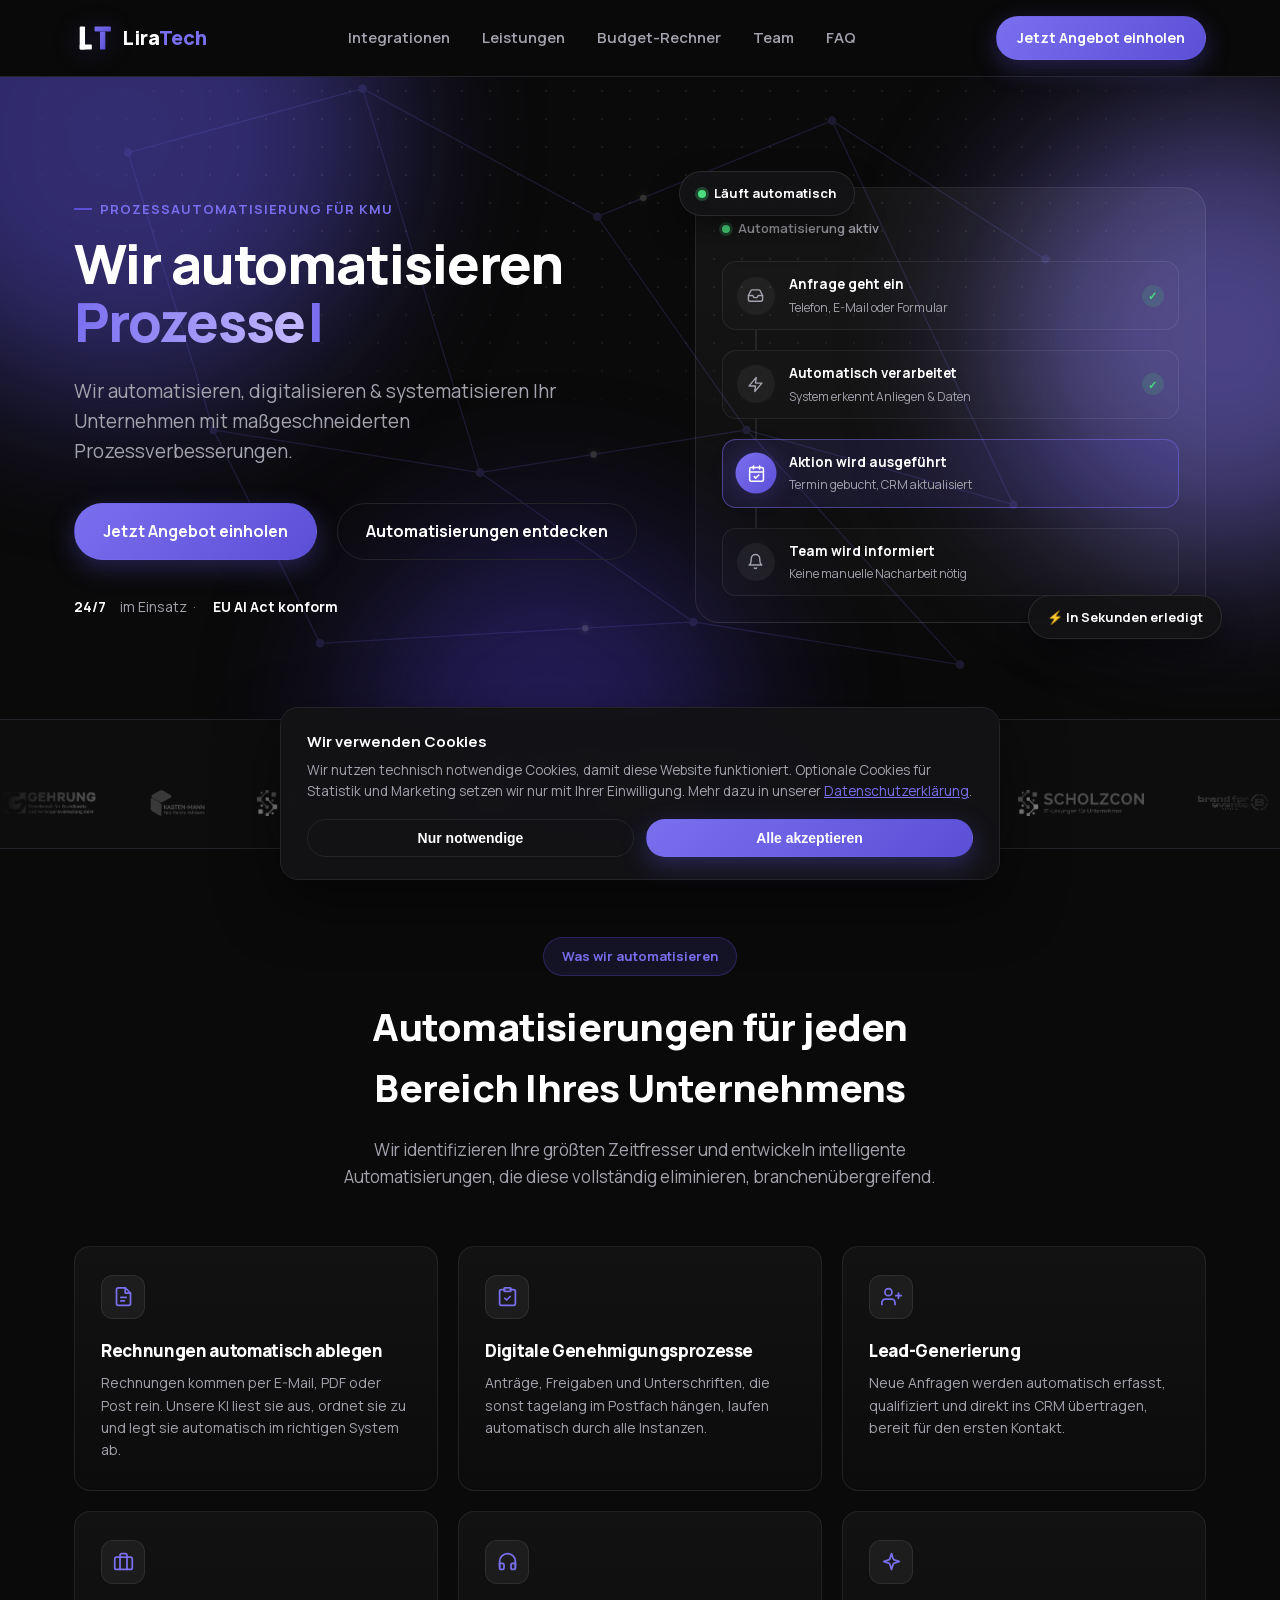
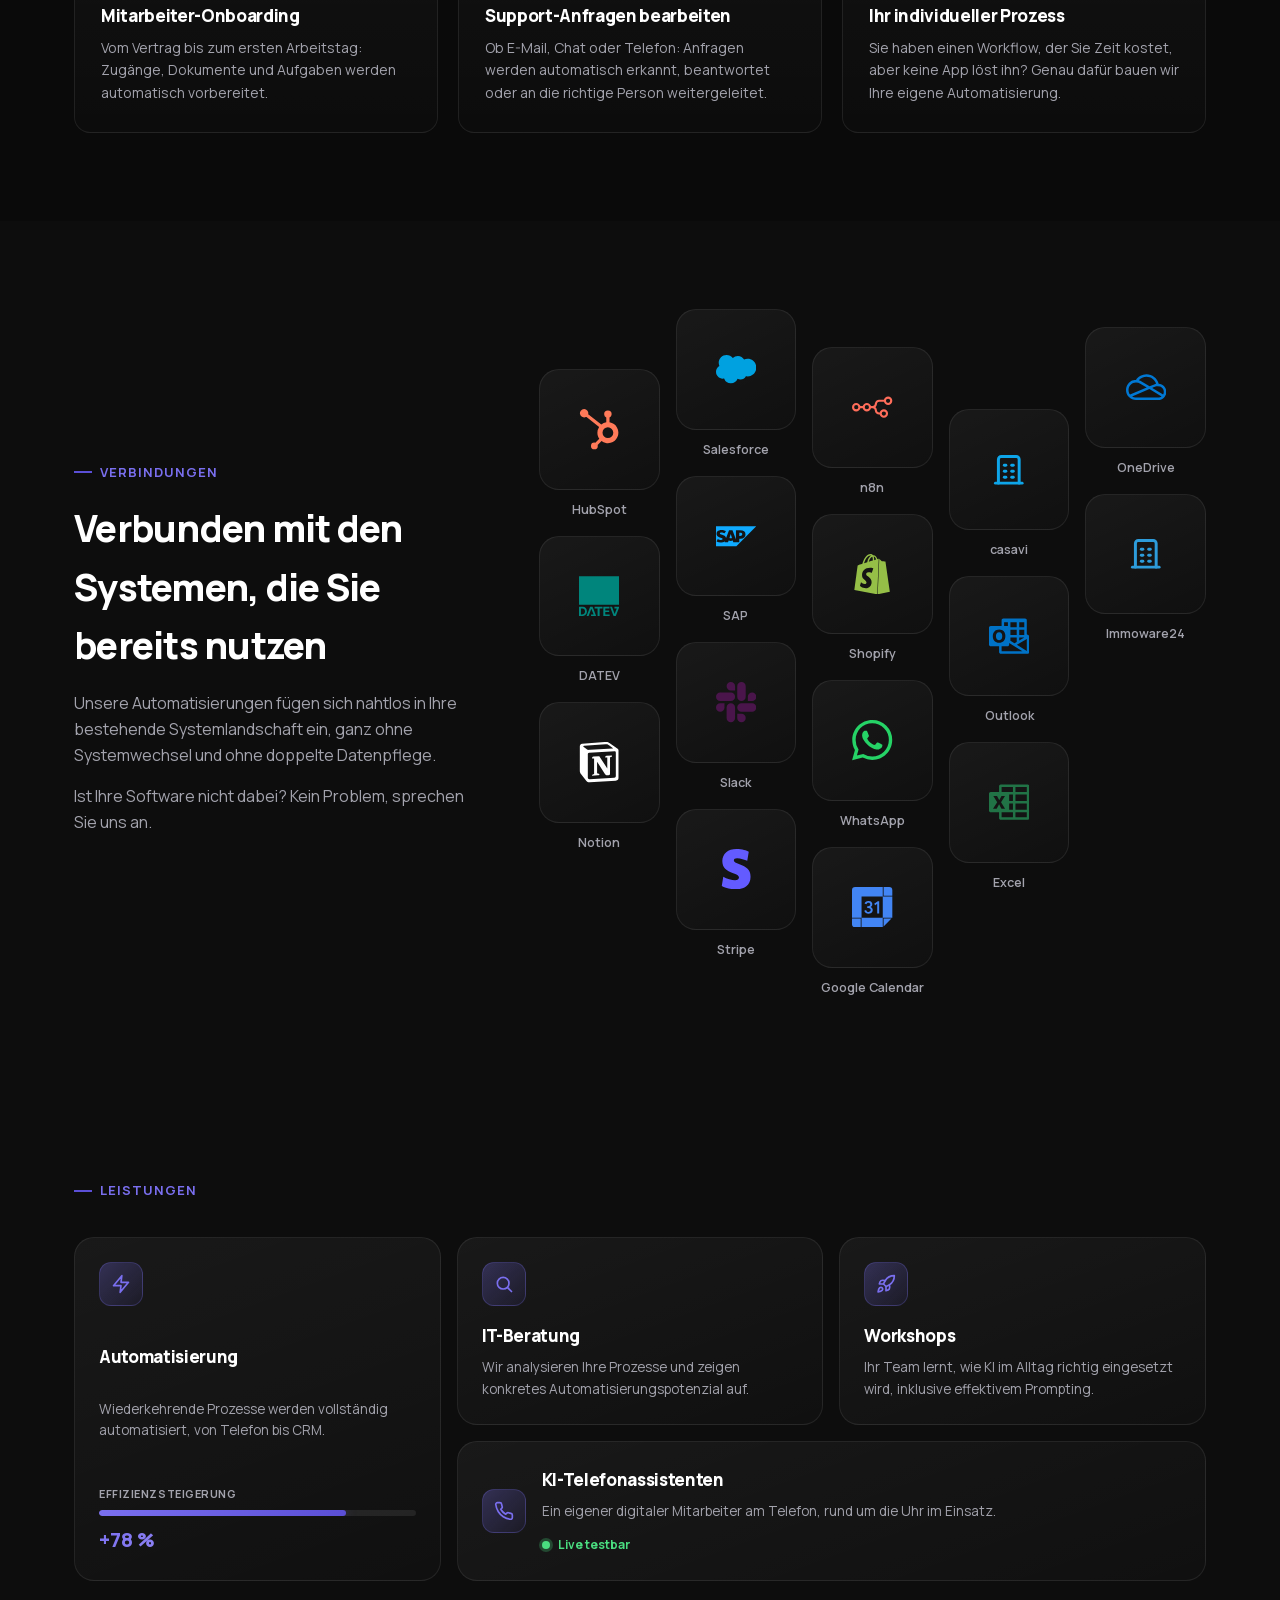
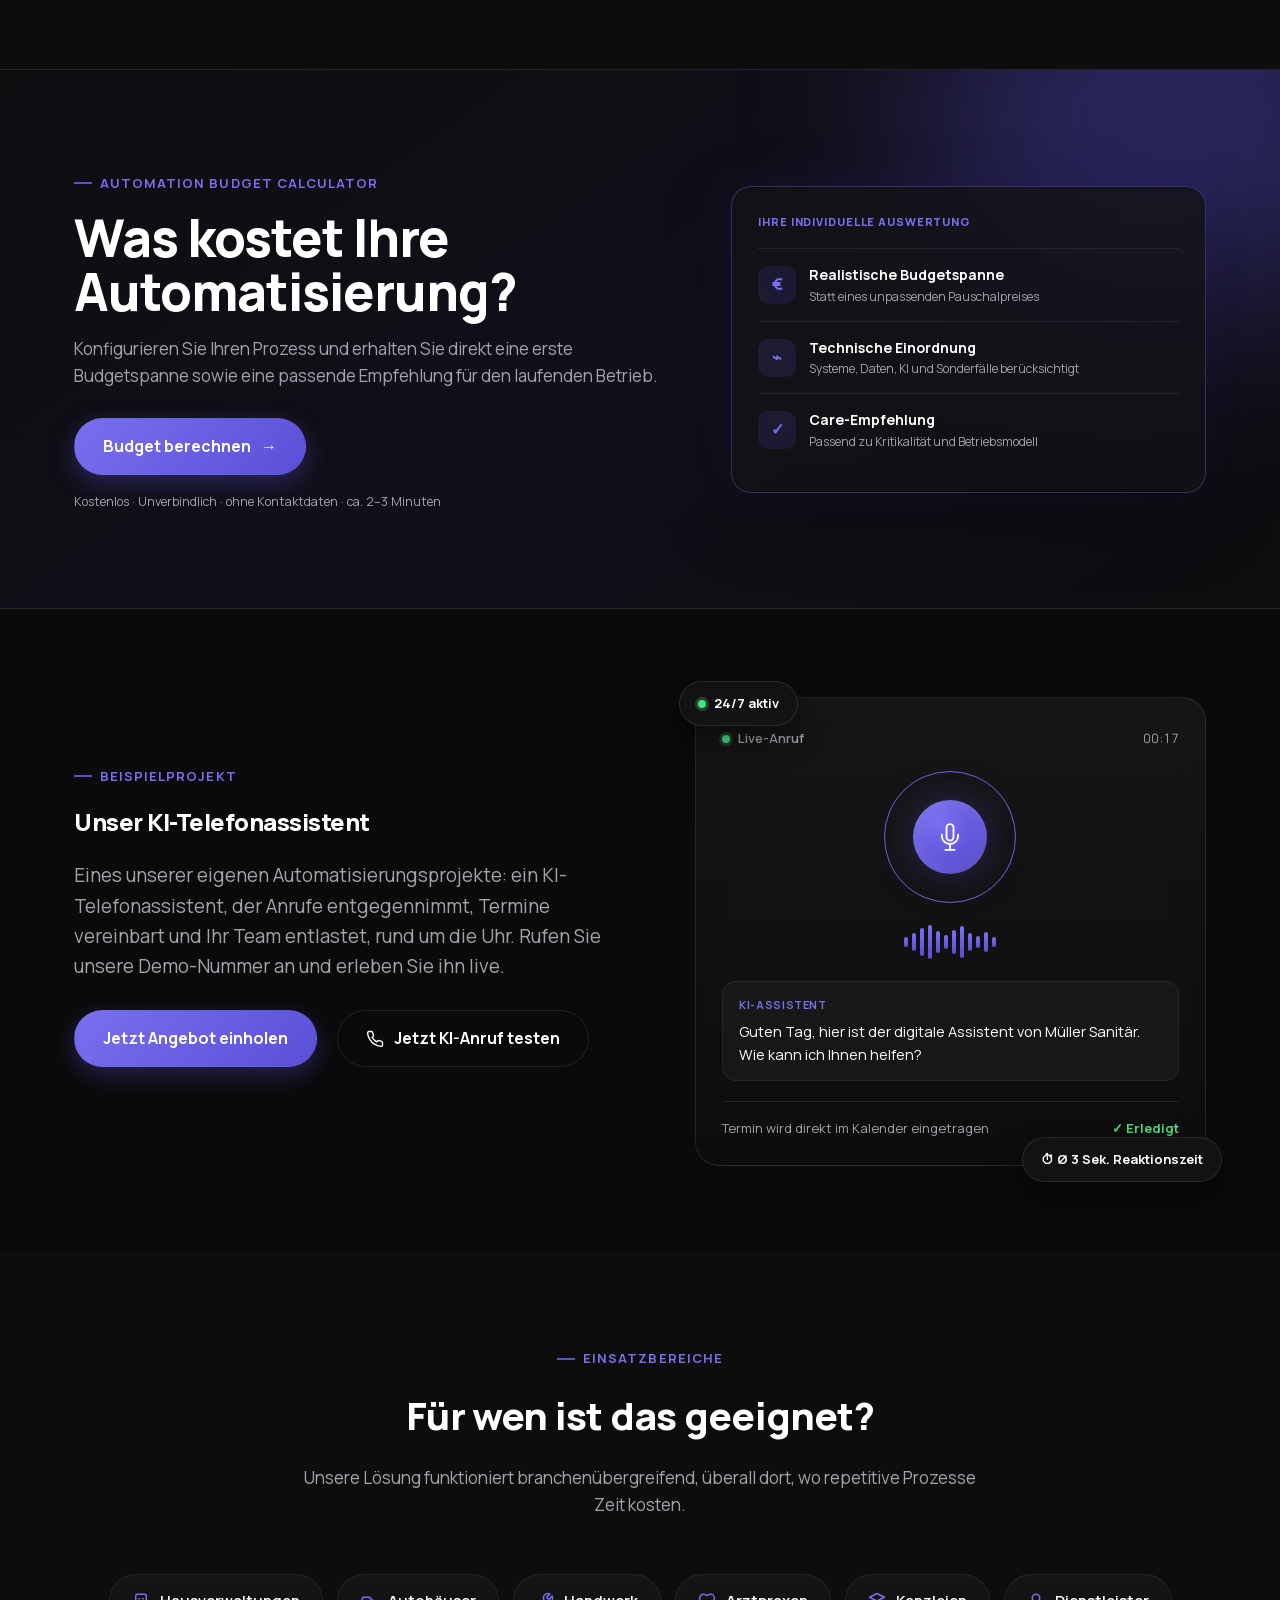
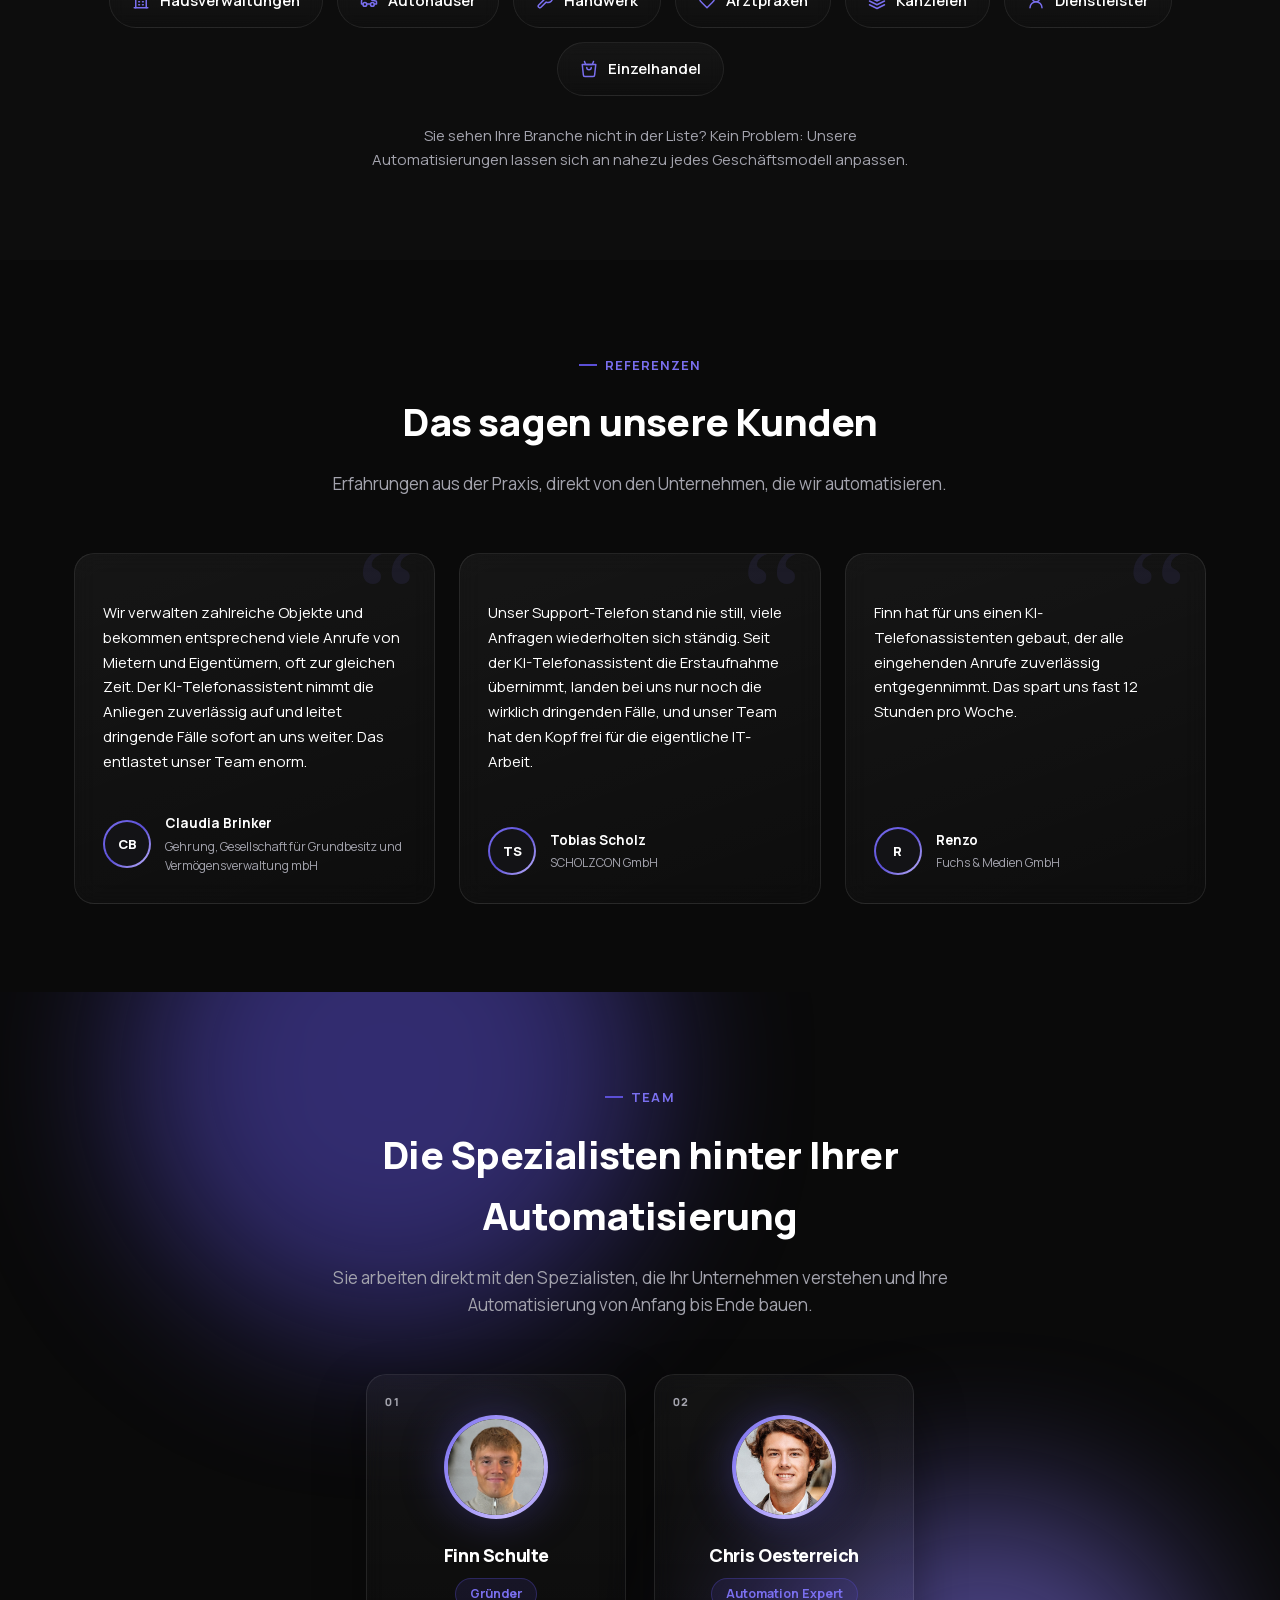
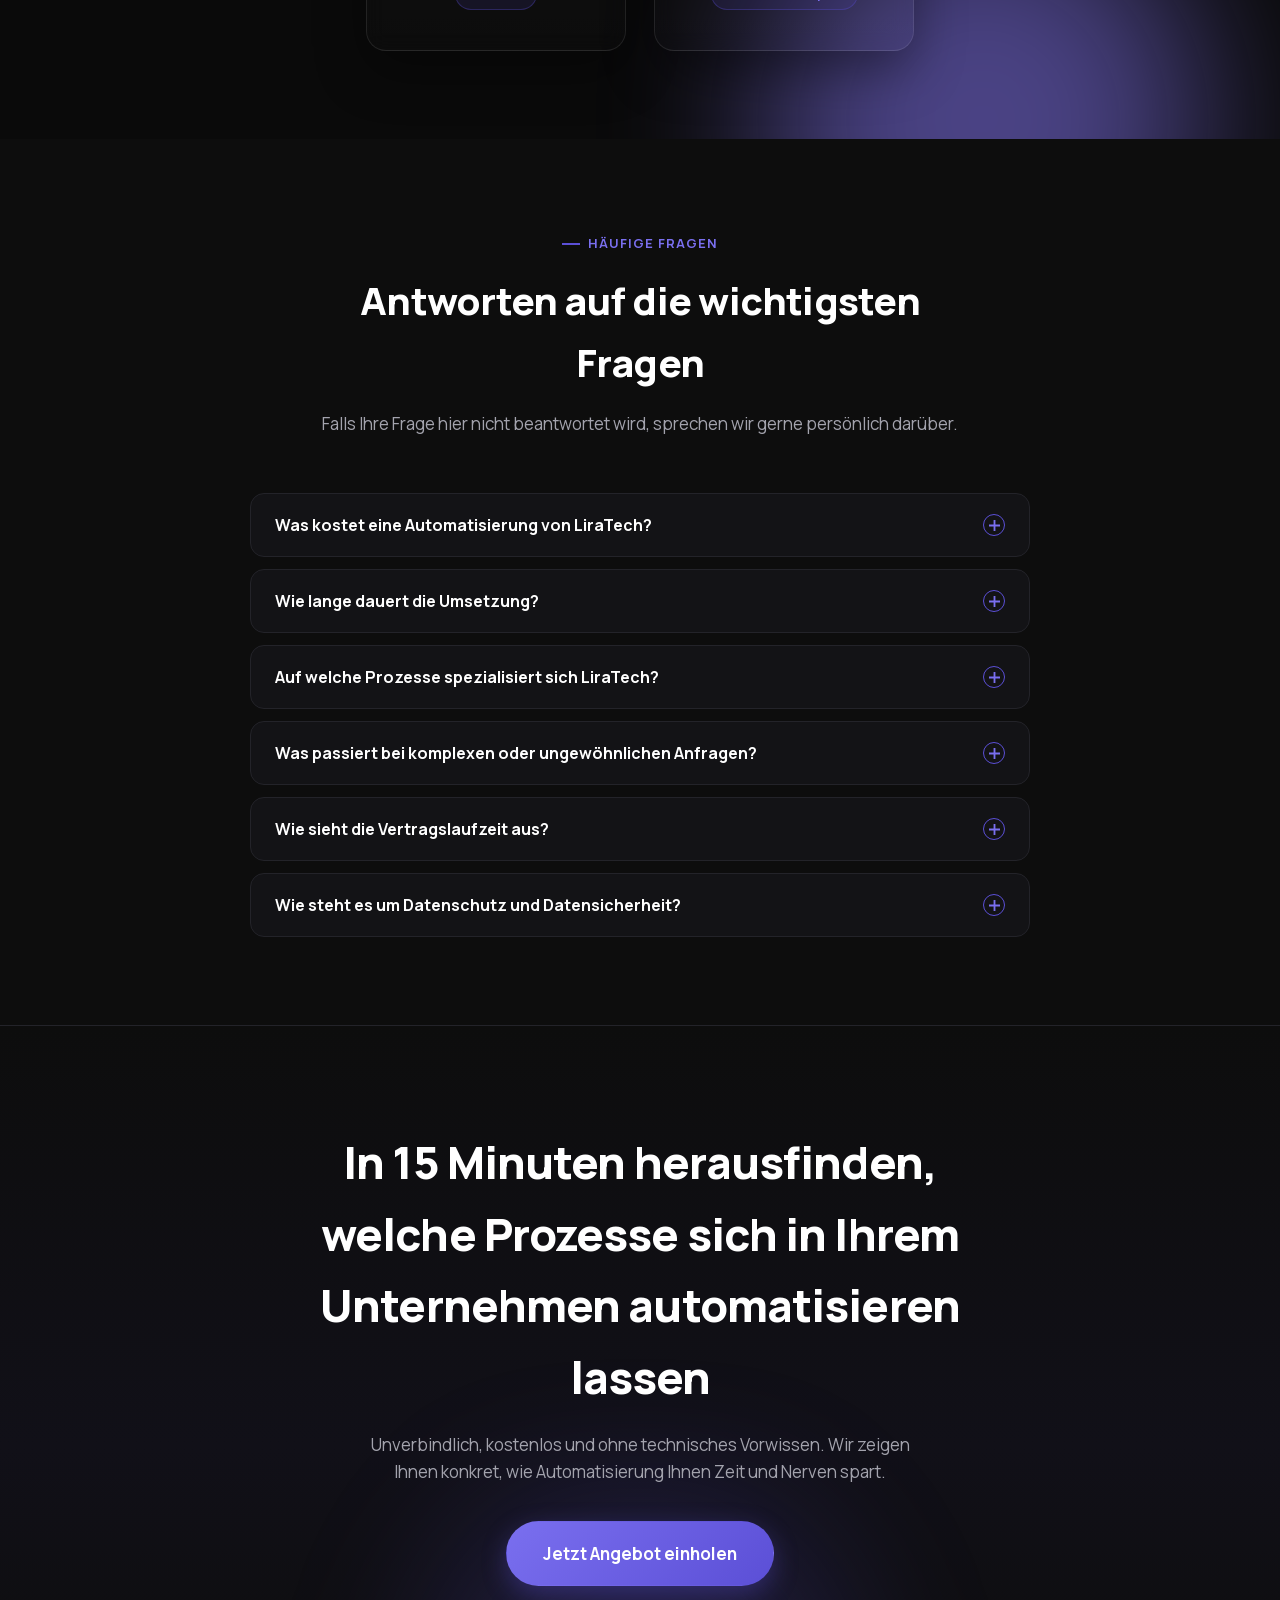
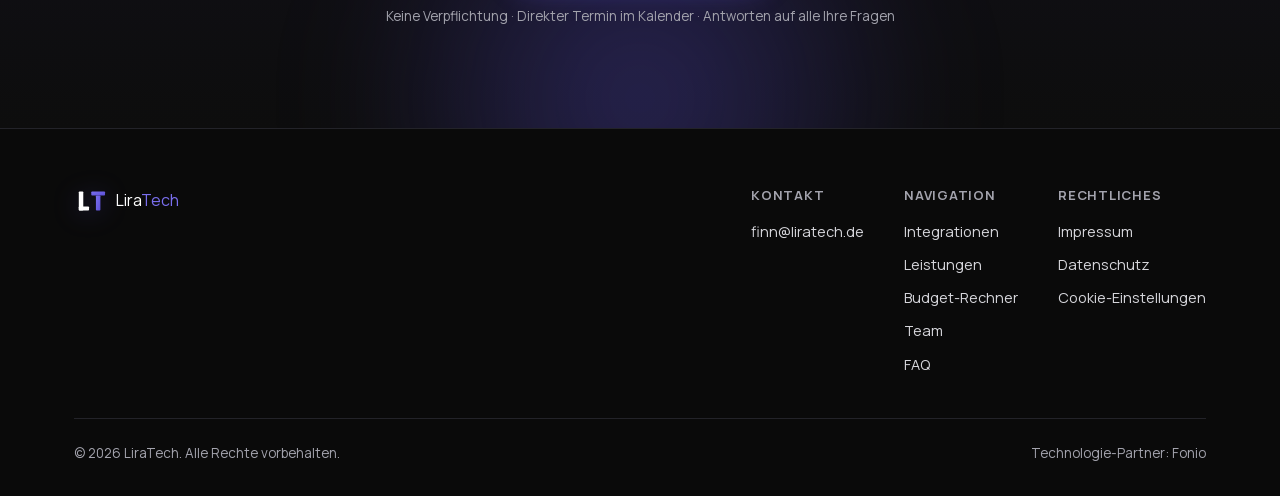
<file: index.html>
<!DOCTYPE html>
<html lang="de">
<head>
<meta charset="UTF-8">
<meta name="viewport" content="width=device-width, initial-scale=1.0">
<title>LiraTech: Prozessautomatisierung für KMU</title>
<meta name="description" content="LiraTech entwickelt maßgeschneiderte Automatisierungen für kleine und mittlere Unternehmen: Telefon, E-Mail, Dokumente, Terminplanung und CRM. Individuell entwickelt, DSGVO-konform. Jetzt kostenloses Beratungsgespräch buchen.">

<!-- Open Graph Platzhalter -->
<meta property="og:type" content="website">
<meta property="og:title" content="LiraTech: Prozessautomatisierung für KMU">
<meta property="og:description" content="Wir automatisieren die Prozesse, die Ihr Team ausbremsen, individuell entwickelt, DSGVO-konform, ohne technisches Vorwissen.">
<meta property="og:image" content="https://placeholder.liratech.de/og-image.png">
<meta property="og:url" content="https://www.liratech.de">
<meta name="twitter:card" content="summary_large_image">
<link rel="icon" href="assets/logos/liratech-mark.svg" type="image/svg+xml">

<style>
  @font-face{
    font-family: "Manrope";
    src: url("assets/fonts/manrope-variable.woff2") format("woff2-variations"), url("assets/fonts/manrope-variable.woff2") format("woff2");
    font-weight: 400 800;
    font-style: normal;
    font-display: swap;
  }
  :root{
    --bg: #0A0A0A;
    --bg-alt: #0D0D0D;
    --bg-card: #131316;
    --border: #232329;
    --white: #FFFFFF;
    --text-muted: #A3A3AD;
    --indigo: #5B4FD6;
    --indigo-light: #7A6FEF;
    --indigo-glow: rgba(91, 79, 214, 0.35);
    --radius: 16px;
    --max-width: 1180px;
  }

  *,*::before,*::after{ box-sizing: border-box; }
  html{ scroll-behavior: smooth; }

  body{
    margin:0;
    background: var(--bg);
    color: var(--white);
    font-family: "Manrope", "Inter", -apple-system, BlinkMacSystemFont, sans-serif;
    line-height: 1.6;
    -webkit-font-smoothing: antialiased;
    overflow-x: hidden;
  }

  img, svg { max-width: 100%; display:block; }
  a { color: inherit; text-decoration: none; }
  ul { list-style: none; margin:0; padding:0; }

  .wrap{
    max-width: var(--max-width);
    margin: 0 auto;
    padding: 0 24px;
  }

  section{ position: relative; }

  h1,h2,h3{
    font-weight: 800;
    letter-spacing: -0.02em;
    margin: 0;
  }

  .eyebrow{
    display:inline-flex;
    align-items:center;
    gap:8px;
    font-size: 13px;
    font-weight: 700;
    letter-spacing: 0.08em;
    text-transform: uppercase;
    color: var(--indigo-light);
    margin-bottom: 16px;
  }
  .eyebrow::before{
    content:"";
    width: 18px;
    height: 2px;
    background: var(--indigo);
    display:inline-block;
  }

  /* ---------- Buttons ---------- */
  .btn{
    display:inline-flex;
    align-items:center;
    justify-content:center;
    gap:10px;
    padding: 15px 28px;
    border-radius: 999px;
    font-weight: 700;
    font-size: 16px;
    cursor:pointer;
    border: 1px solid transparent;
    transition: transform .2s ease, box-shadow .2s ease, background .2s ease, border-color .2s ease;
    white-space: nowrap;
  }
  .btn-primary{
    background: linear-gradient(135deg, var(--indigo-light), var(--indigo));
    color: #fff;
    box-shadow: 0 8px 24px var(--indigo-glow);
  }
  .btn-primary:hover{
    transform: translateY(-2px);
    box-shadow: 0 12px 32px var(--indigo-glow);
  }
  .btn-secondary{
    background: transparent;
    color: var(--white);
    border-color: var(--border);
  }
  .btn-secondary:hover{
    border-color: var(--indigo-light);
    color: var(--indigo-light);
  }
  .btn-small{ padding: 10px 20px; font-size: 14px; }

  /* ---------- Header ---------- */
  header{
    position: sticky;
    top: 0;
    z-index: 100;
    background: rgba(10,10,10,0.75);
    backdrop-filter: blur(12px);
    border-bottom: 1px solid var(--border);
  }
  .header-inner{
    display:flex;
    align-items:center;
    justify-content: space-between;
    padding: 16px 24px;
  }
  .logo{
    display:flex;
    align-items:center;
    gap:10px;
    font-weight: 800;
    font-size: 20px;
  }
  .logo-mark{
    width: 38px;
    height: 38px;
    flex-shrink: 0;
    display:block;
    filter: drop-shadow(0 3px 12px var(--indigo-glow));
  }
  .logo-text span{ color: var(--indigo-light); }

  nav.main-nav{
    display:flex;
    align-items:center;
    gap: 32px;
  }
  nav.main-nav a.nav-link{
    font-size: 15px;
    font-weight: 600;
    color: var(--text-muted);
    transition: color .2s ease;
  }
  nav.main-nav a.nav-link:hover{ color: var(--white); }

  .nav-actions{ display:flex; align-items:center; gap: 24px; }

  nav.main-nav .mobile-cta{ display:none; }

  .menu-toggle{
    display:none;
    background:none;
    border:none;
    color:#fff;
    cursor:pointer;
    padding: 8px;
  }
  .menu-toggle svg{ width:26px; height:26px; }

  /* ---------- Hero ---------- */
  .hero{
    padding: 110px 0 96px;
    position: relative;
    overflow:hidden;
  }
  .hero-bg{
    position:absolute;
    inset:0;
    z-index:0;
    pointer-events:none;
  }
  .hero-bg .blob{
    position:absolute;
    border-radius:50%;
    filter: blur(80px);
    opacity:.5;
    animation: blobFloat 20s ease-in-out infinite;
    will-change: transform;
  }
  .hero-bg .blob-1{ width:520px; height:520px; background: var(--indigo); top:-200px; left:-140px; }
  .hero-bg .blob-2{ width:440px; height:440px; background:#8B7CFF; top:40px; right:-160px; animation-delay:-7s; }
  .hero-bg .blob-3{ width:380px; height:380px; background:#3E2FA8; bottom:-200px; left:28%; animation-delay:-13s; }
  @keyframes blobFloat{
    0%,100%{ transform: translate(0,0) scale(1); }
    33%{ transform: translate(30px,-36px) scale(1.08); }
    66%{ transform: translate(-24px,24px) scale(0.94); }
  }
  .hero-grid{
    position:absolute;
    inset:0;
    z-index:0;
    background-image: radial-gradient(rgba(255,255,255,0.07) 1px, transparent 1px);
    background-size: 28px 28px;
    -webkit-mask-image: radial-gradient(ellipse 70% 55% at 50% 15%, black 40%, transparent 80%);
    mask-image: radial-gradient(ellipse 70% 55% at 50% 15%, black 40%, transparent 80%);
    pointer-events:none;
  }
  .hero-workflow-bg{
    position:absolute;
    inset:0;
    z-index:0;
    width:100%;
    height:100%;
    opacity:.16;
    pointer-events:none;
  }
  .wf-node{
    animation: wfPulse 3.5s ease-in-out infinite;
  }
  @keyframes wfPulse{
    0%,100%{ opacity:.35; }
    50%{ opacity:1; }
  }
  .wf-signal{
    filter: drop-shadow(0 0 4px rgba(255,255,255,0.9));
  }
  .hero-inner{
    position:relative;
    z-index:1;
    display:grid;
    grid-template-columns: 1.05fr 0.95fr;
    gap: 56px;
    align-items:center;
  }
  .hero h1{
    font-size: clamp(2.2rem, 4.2vw, 3.6rem);
    line-height: 1.08;
    margin-bottom: 24px;
  }
  .hero h1 .accent{
    background: linear-gradient(90deg, var(--indigo-light), #C4B8FF, var(--indigo-light));
    background-size: 200% auto;
    -webkit-background-clip: text;
    background-clip: text;
    color: transparent;
    animation: shine 5s linear infinite;
  }
  @keyframes shine{ to{ background-position: -200% center; } }
  .hero h1 .rotating-word{
    display:inline-block;
    background: linear-gradient(90deg, var(--indigo-light), #C4B8FF, var(--indigo-light));
    background-size: 200% auto;
    -webkit-background-clip: text;
    background-clip: text;
    color: transparent;
    animation: shine 5s linear infinite;
  }
  .hero h1 .type-cursor{
    display:inline-block;
    color: var(--indigo-light);
    animation: blinkCursor 1s step-end infinite;
    margin-left: 2px;
  }
  @keyframes blinkCursor{
    0%,100%{ opacity:1; }
    50%{ opacity:0; }
  }

  @keyframes heroFadeUp{
    from{ opacity:0; transform: translateY(22px); }
    to{ opacity:1; transform: translateY(0); }
  }
  .hero-anim{
    opacity:0;
    animation: heroFadeUp .8s cubic-bezier(.22,1,.36,1) forwards;
  }
  .hero-anim-1{ animation-delay:.05s; }
  .hero-anim-2{ animation-delay:.15s; }
  .hero-anim-3{ animation-delay:.25s; }
  .hero-anim-4{ animation-delay:.35s; }
  .hero-anim-5{ animation-delay:.45s; }
  .hero-anim-6{ animation-delay:.3s; }

  @keyframes ctaPulse{
    0%,100%{ box-shadow: 0 8px 24px var(--indigo-glow); }
    50%{ box-shadow: 0 8px 44px rgba(91,79,214,0.7); }
  }
  .btn-primary.pulse{ animation: ctaPulse 2.6s ease-in-out infinite; }
  p.subhead{
    font-size: 19px;
    color: var(--text-muted);
    max-width: 540px;
    margin-bottom: 36px;
  }
  .hero-ctas{
    display:flex;
    align-items:center;
    gap: 20px;
    flex-wrap: wrap;
    margin-bottom: 36px;
  }

  .hero-trust{
    display:flex;
    align-items:center;
    flex-wrap: wrap;
    row-gap: 6px;
    gap: 14px;
    font-size: 14px;
    color: var(--text-muted);
  }
  .hero-trust strong{ color:#fff; }

  /* ---------- Hero visual: Voice Orb card ---------- */
  .hero-visual{ position:relative; }
  .orb-card-wrap{ position:relative; }

  .call-test-btn svg{ flex-shrink:0; }

  .orb-card{
    position:relative;
    background: linear-gradient(180deg, rgba(255,255,255,0.05), rgba(255,255,255,0.015));
    border: 1px solid rgba(255,255,255,0.09);
    border-radius: 24px;
    padding: 30px 26px 26px;
    backdrop-filter: blur(20px);
    animation: cardGlow 4.5s ease-in-out infinite;
  }
  @keyframes cardGlow{
    0%,100%{ box-shadow: 0 30px 80px rgba(0,0,0,0.55), 0 0 40px rgba(91,79,214,0.16); }
    50%{ box-shadow: 0 30px 90px rgba(0,0,0,0.6), 0 0 70px rgba(91,79,214,0.34); }
  }

  .call-status{
    display:flex; align-items:center; gap:8px;
    font-size: 13px; color: var(--text-muted); font-weight:600;
  }
  .call-status .dot{
    width:8px; height:8px; border-radius:50%;
    background: #4ADE80;
    box-shadow: 0 0 0 3px rgba(74,222,128,0.2);
    animation: dotPulse 1.6s ease-in-out infinite;
  }
  @keyframes dotPulse{
    0%,100%{ box-shadow: 0 0 0 3px rgba(74,222,128,0.2); }
    50%{ box-shadow: 0 0 0 6px rgba(74,222,128,0.08); }
  }
  .call-timer{ font-size:13px; color: var(--text-muted); font-variant-numeric: tabular-nums; }

  .orb-card-header{
    display:flex;
    align-items:center;
    justify-content: space-between;
    margin-bottom: 22px;
  }

  .flow-pipeline{
    display:flex;
    flex-direction:column;
  }
  .flow-step{
    display:flex;
    align-items:center;
    gap:14px;
    padding: 12px 14px;
    border-radius: 14px;
    border: 1px solid rgba(255,255,255,0.07);
    background: rgba(255,255,255,0.015);
    transition: background .4s ease, border-color .4s ease;
  }
  .flow-step.active{
    background: rgba(91,79,214,0.14);
    border-color: rgba(122,111,239,0.5);
  }
  .flow-step-icon{
    position:relative;
    width:38px; height:38px;
    border-radius:50%;
    display:flex; align-items:center; justify-content:center;
    background: rgba(255,255,255,0.05);
    flex-shrink:0;
    transition: background .4s ease, transform .4s ease, box-shadow .4s ease;
  }
  .flow-step.active .flow-step-icon{
    background: linear-gradient(135deg, var(--indigo-light), var(--indigo));
    transform: scale(1.08);
    box-shadow: 0 0 22px var(--indigo-glow);
  }
  .flow-step-icon svg{ width:17px; height:17px; stroke: var(--text-muted); transition: stroke .4s ease; }
  .flow-step.active .flow-step-icon svg{ stroke:#fff; }
  .flow-step-text{ flex:1; min-width:0; display:flex; flex-direction:column; gap:2px; }
  .flow-step-text strong{ font-size:13.5px; font-weight:700; }
  .flow-step-text span{ font-size:12px; color: var(--text-muted); }
  .flow-step-check{
    width:22px; height:22px;
    border-radius:50%;
    display:flex; align-items:center; justify-content:center;
    background: rgba(74,222,128,0.15);
    color:#4ADE80;
    font-size:11px;
    font-weight:700;
    flex-shrink:0;
    opacity:0;
    transform: scale(0.5);
    transition: opacity .3s ease, transform .3s ease;
  }
  .flow-step.done .flow-step-check{ opacity:1; transform:scale(1); }

  .flow-connector{
    width:2px;
    height:20px;
    margin-left: 33px;
    background: rgba(255,255,255,0.08);
    position:relative;
    overflow:hidden;
  }
  .flow-connector::after{
    content:"";
    position:absolute;
    left:0; top:-100%;
    width:100%; height:100%;
    background: linear-gradient(180deg, transparent, var(--indigo-light) 50%, transparent);
    animation: flowDown 1.8s linear infinite;
  }
  @keyframes flowDown{
    to{ transform: translateY(200%); }
  }

  .orb-stage{
    position:relative;
    width:132px; height:132px;
    margin: 4px auto 22px;
    display:flex; align-items:center; justify-content:center;
  }
  .orb-ring{
    position:absolute;
    inset:0;
    border-radius:50%;
    border: 1.5px solid rgba(122,111,239,0.55);
    animation: ringPulse 2.6s ease-out infinite;
  }
  .orb-ring.ring-2{ animation-delay: 1.3s; }
  @keyframes ringPulse{
    0%{ transform: scale(0.62); opacity:0.9; }
    100%{ transform: scale(1.4); opacity:0; }
  }
  .orb-core{
    position:relative;
    z-index:1;
    width: 74px; height:74px;
    border-radius:50%;
    background: radial-gradient(circle at 35% 30%, var(--indigo-light), var(--indigo) 65%, #3a2f9e 100%);
    display:flex; align-items:center; justify-content:center;
    box-shadow: 0 0 40px var(--indigo-glow), inset 0 0 20px rgba(255,255,255,0.18);
    animation: orbBreathe 3s ease-in-out infinite;
  }
  .orb-core svg{ width:28px; height:28px; stroke:#fff; }
  @keyframes orbBreathe{
    0%,100%{ transform: scale(1); }
    50%{ transform: scale(1.07); }
  }

  .waveform{
    display:flex;
    align-items:center;
    justify-content:center;
    gap:4px;
    height:34px;
    margin: 0 auto 22px;
  }
  .waveform span{
    width:4px;
    border-radius:2px;
    background: linear-gradient(180deg, var(--indigo-light), var(--indigo));
    animation: wave 1.1s ease-in-out infinite;
    transform-origin: center;
  }
  .waveform span:nth-child(1){ height:28%; animation-delay:-1.1s; }
  .waveform span:nth-child(2){ height:52%; animation-delay:-0.9s; }
  .waveform span:nth-child(3){ height:80%; animation-delay:-0.7s; }
  .waveform span:nth-child(4){ height:100%; animation-delay:-0.5s; }
  .waveform span:nth-child(5){ height:65%; animation-delay:-0.3s; }
  .waveform span:nth-child(6){ height:40%; animation-delay:-0.1s; }
  .waveform span:nth-child(7){ height:70%; animation-delay:-0.95s; }
  .waveform span:nth-child(8){ height:95%; animation-delay:-0.65s; }
  .waveform span:nth-child(9){ height:55%; animation-delay:-0.45s; }
  .waveform span:nth-child(10){ height:35%; animation-delay:-0.25s; }
  .waveform span:nth-child(11){ height:60%; animation-delay:-0.8s; }
  .waveform span:nth-child(12){ height:30%; animation-delay:-0.15s; }
  @keyframes wave{
    0%,100%{ transform: scaleY(0.45); opacity:.65; }
    50%{ transform: scaleY(1); opacity:1; }
  }

  .live-caption{
    min-height: 62px;
    padding: 14px 16px;
    border-radius: 14px;
    background: rgba(255,255,255,0.035);
    border: 1px solid rgba(255,255,255,0.07);
    margin-bottom: 20px;
  }
  .caption-label{
    display:block;
    font-size: 11px;
    font-weight:700;
    letter-spacing: 0.06em;
    text-transform: uppercase;
    color: var(--indigo-light);
    margin-bottom: 6px;
  }
  #captionText{
    margin:0;
    font-size: 14.5px;
    color: #fff;
    transition: opacity .3s ease;
  }

  .call-mock-footer{
    padding-top: 16px;
    border-top: 1px solid var(--border);
    display:flex;
    align-items:center;
    justify-content: space-between;
    font-size: 13px;
    color: var(--text-muted);
    gap: 12px;
  }
  .call-mock-footer strong{ color: #4ADE80; }

  .float-badge{
    position:absolute;
    display:flex;
    align-items:center;
    gap:8px;
    padding: 11px 18px;
    background: rgba(19,19,22,0.9);
    border: 1px solid rgba(255,255,255,0.1);
    border-radius: 999px;
    font-size:13px;
    font-weight:700;
    white-space:nowrap;
    backdrop-filter: blur(12px);
    box-shadow: 0 14px 32px rgba(0,0,0,0.45);
    animation: badgeFloat 5s ease-in-out infinite;
    z-index:2;
  }
  .badge-top-left{ top:-16px; left:-16px; }
  .badge-bottom-right{ bottom:-16px; right:-16px; animation-delay:-2.5s; }
  .badge-dot{
    width:8px; height:8px; border-radius:50%;
    background:#4ADE80;
    box-shadow:0 0 0 3px rgba(74,222,128,.25);
    flex-shrink:0;
  }
  @keyframes badgeFloat{
    0%,100%{ transform: translateY(0); }
    50%{ transform: translateY(-9px); }
  }

  /* ---------- Partner-Logos ---------- */
  .partners-strip{
    position: relative;
    padding: 32px 0;
    border-top: 1px solid var(--border);
    border-bottom: 1px solid var(--border);
    background: var(--bg-alt);
    overflow: hidden;
  }
  .partners-strip::before{
    content: "";
    position: absolute;
    top: 50%;
    left: 50%;
    transform: translate(-50%, -50%);
    width: 700px;
    height: 300px;
    background: radial-gradient(ellipse, var(--indigo-glow) 0%, transparent 70%);
    filter: blur(60px);
    opacity: .5;
    pointer-events: none;
  }
  .partners-label{
    position: relative;
    z-index: 1;
    text-align: center;
    font-size: 11px;
    font-weight: 700;
    letter-spacing: 0.1em;
    text-transform: uppercase;
    color: var(--text-muted);
    margin: 0 0 20px;
  }
  .partners-track-wrap{
    position: relative;
    z-index: 1;
    overflow: hidden;
    -webkit-mask-image: linear-gradient(90deg, transparent, black 10%, black 90%, transparent);
    mask-image: linear-gradient(90deg, transparent, black 10%, black 90%, transparent);
  }
  .partners-track{
    display: flex;
    align-items: center;
    gap: 52px;
    width: max-content;
    animation: logosScroll 30s linear infinite;
  }
  .partners-track:hover{ animation-play-state: paused; }
  @keyframes logosScroll{
    from{ transform: translateX(0); }
    to{ transform: translateX(-50%); }
  }
  .partner-logo{
    display: flex;
    align-items: center;
    flex-shrink: 0;
    height: 26px;
    filter: grayscale(1) brightness(1.8);
    opacity: .5;
    transition: filter .3s ease, opacity .3s ease, transform .3s ease;
  }
  .partner-logo:hover{
    filter: grayscale(0) brightness(1);
    opacity: 1;
    transform: scale(1.06);
  }
  .partner-logo img{
    max-height: 26px;
    max-width: 130px;
    width: auto;
    height: auto;
    object-fit: contain;
    display: block;
  }
  .partner-logo-fox{ gap: 9px; }
  .partner-logo-fox svg{ width: 26px; height: auto; flex-shrink: 0; }
  .partner-logo-fox span{ font-size: 14px; font-weight: 800; color: #fff; white-space: nowrap; }

  @media (max-width: 760px){
    .partners-track{ gap: 36px; }
    .partner-logo{ height: 20px; }
    .partner-logo img{ max-height: 20px; max-width: 100px; }
    .partner-logo-fox svg{ width: 20px; }
    .partner-logo-fox span{ font-size: 12px; }
  }

  /* ---------- Section generic ---------- */
  .section{ padding: 88px 0; }
  .section-head{
    max-width: 680px;
    margin: 0 auto 56px;
    text-align:center;
  }
  .section-head h2{
    font-size: clamp(1.8rem, 3vw, 2.5rem);
    margin-bottom: 16px;
  }
  .section-head p{
    color: var(--text-muted);
    font-size: 17px;
  }

  .reveal{
    opacity: 0;
    transform: translateY(24px);
    transition: opacity .7s ease, transform .7s ease;
  }
  .reveal.in-view{ opacity:1; transform: translateY(0); }

  /* ---------- Was wir automatisieren ---------- */
  .pill-badge{
    display:inline-flex;
    align-items:center;
    padding: 8px 18px;
    border-radius: 999px;
    background: rgba(91,79,214,0.14);
    border: 1px solid rgba(91,79,214,0.32);
    color: var(--indigo-light);
    font-size: 13px;
    font-weight: 700;
    margin-bottom: 20px;
  }
  .offer-grid{
    display:grid;
    grid-template-columns: repeat(3, 1fr);
    gap: 20px;
  }
  .offer-card{
    background: linear-gradient(180deg, rgba(255,255,255,0.035), rgba(255,255,255,0.01));
    border: 1px solid rgba(255,255,255,0.08);
    border-radius: var(--radius);
    padding: 28px 26px;
    transition: border-color .25s ease, transform .25s ease, box-shadow .25s ease;
  }
  .offer-card:hover{
    border-color: rgba(91,79,214,0.5);
    transform: translateY(-4px);
    box-shadow: 0 20px 50px rgba(0,0,0,0.3);
  }
  .offer-icon{
    width:44px; height:44px;
    border-radius:12px;
    background: rgba(255,255,255,0.05);
    border: 1px solid rgba(255,255,255,0.08);
    display:flex; align-items:center; justify-content:center;
    margin-bottom: 18px;
  }
  .offer-icon svg{ width:21px; height:21px; stroke: var(--indigo-light); }
  .offer-card h3{ font-size: 17px; margin-bottom: 8px; }
  .offer-card p{ font-size: 14px; color: var(--text-muted); margin:0; }

  /* ---------- Budget-Rechner CTA ---------- */
  .budget-teaser{
    padding: 96px 0;
    overflow:hidden;
    border-top: 1px solid var(--border);
    border-bottom: 1px solid var(--border);
    background: linear-gradient(145deg, #0d0d10, #11101a 55%, #0d0d0f);
  }
  .budget-teaser::before{
    content:"";
    position:absolute;
    width:520px;
    height:380px;
    right:-160px;
    top:-140px;
    border-radius:50%;
    background: var(--indigo-glow);
    filter: blur(90px);
    pointer-events:none;
  }
  .budget-teaser-inner{
    position:relative;
    z-index:1;
    display:grid;
    grid-template-columns: 1fr .8fr;
    gap:64px;
    align-items:center;
  }
  .budget-teaser h2{
    max-width:620px;
    margin-bottom:16px;
    font-size:clamp(2rem, 4vw, 3.25rem);
    line-height:1.07;
  }
  .budget-teaser-copy > p{
    max-width:600px;
    margin:0 0 28px;
    color:var(--text-muted);
    font-size:17px;
  }
  .budget-teaser-meta{
    margin-top:17px;
    color:var(--text-muted);
    font-size:12.5px;
  }
  .budget-preview{
    padding:26px;
    border:1px solid rgba(122,111,239,.32);
    border-radius:20px;
    background:rgba(19,19,22,.78);
    box-shadow:0 24px 70px rgba(0,0,0,.35), 0 0 50px rgba(91,79,214,.13);
    backdrop-filter:blur(14px);
  }
  .budget-preview-label{
    margin-bottom:18px;
    color:var(--indigo-light);
    font-size:11px;
    font-weight:800;
    letter-spacing:.08em;
    text-transform:uppercase;
  }
  .budget-preview-row{
    display:flex;
    align-items:center;
    gap:13px;
    padding:15px 0;
    border-top:1px solid var(--border);
  }
  .budget-preview-icon{
    display:grid;
    place-items:center;
    width:38px;
    height:38px;
    flex:0 0 auto;
    border-radius:11px;
    background:rgba(91,79,214,.15);
    color:var(--indigo-light);
    font-weight:800;
  }
  .budget-preview-row strong{ display:block; font-size:14px; }
  .budget-preview-row span:last-child{ display:block; color:var(--text-muted); font-size:12px; }

  /* ---------- Integrationen ---------- */
  .integrations-section{ overflow:hidden; }
  .integrations-inner{
    display:grid;
    grid-template-columns: 0.85fr 1.4fr;
    gap: 60px;
    align-items:center;
  }
  .integrations-text h2{ font-size: clamp(1.7rem, 3vw, 2.3rem); margin-bottom: 16px; }
  .integrations-text p{ color: var(--text-muted); font-size: 16px; max-width: 420px; }
  .integrations-note{ margin-top: 10px; font-size: 14px; color: var(--text-muted); max-width: 420px; }
  .integrations-grid{
    display:flex;
    align-items:flex-start;
    gap: 16px;
  }
  .integration-col{
    display:flex;
    flex-direction:column;
    gap: 16px;
    flex:1;
    min-width:0;
  }
  .integration-col:nth-child(1){ margin-top:60px; }
  .integration-col:nth-child(2){ margin-top:0; }
  .integration-col:nth-child(3){ margin-top:38px; }
  .integration-col:nth-child(4){ margin-top:100px; }
  .integration-col:nth-child(5){ margin-top:18px; }
  .integration-tile{
    display:flex;
    flex-direction:column;
    align-items:center;
    gap: 10px;
  }
  .integration-icon{
    width:100%;
    aspect-ratio: 1;
    border-radius: 20px;
    background: linear-gradient(155deg, rgba(255,255,255,0.05), rgba(255,255,255,0.015));
    border: 1px solid rgba(255,255,255,0.08);
    display:flex; align-items:center; justify-content:center;
    transition: transform .25s ease, box-shadow .25s ease, border-color .25s ease;
  }
  .integration-icon svg{
    width:34%; height:34%;
    fill: var(--tile-color, var(--indigo-light));
  }
  .integration-icon svg.icon-stroke{
    width:30%; height:30%;
    fill:none;
    stroke: var(--tile-color, var(--indigo-light));
  }
  .integration-tile:hover .integration-icon{
    transform: translateY(-4px);
    border-color: var(--tile-color, var(--indigo-light));
    box-shadow: 0 14px 30px -10px var(--tile-color, var(--indigo-glow));
  }
  .integration-tile span{
    font-size: 12.5px;
    font-weight:600;
    color: var(--text-muted);
  }

  /* ---------- Industries ---------- */
  .chips{
    display:flex;
    flex-wrap:wrap;
    gap: 14px;
    justify-content:center;
  }
  .chip{
    display:flex;
    align-items:center;
    gap:10px;
    padding: 14px 22px;
    background: linear-gradient(180deg, rgba(255,255,255,0.04), rgba(255,255,255,0.01));
    border: 1px solid rgba(255,255,255,0.08);
    border-radius: 999px;
    font-size: 15px;
    font-weight: 600;
    backdrop-filter: blur(8px);
    transition: border-color .25s ease, transform .25s ease;
  }
  .chip:hover{
    border-color: rgba(91,79,214,0.5);
    transform: translateY(-3px);
  }
  .chip svg{ width:18px; height:18px; stroke: var(--indigo-light); }
  .industries-note{
    text-align:center;
    color: var(--text-muted);
    max-width: 560px;
    margin: 28px auto 0;
    font-size: 15px;
  }

  /* ---------- Social proof ---------- */
  .proof-grid{
    display:grid;
    grid-template-columns: repeat(3,1fr);
    gap: 24px;
  }
  .proof-card{
    position:relative;
    background: linear-gradient(160deg, rgba(255,255,255,0.05), rgba(255,255,255,0.015));
    border: 1px solid rgba(255,255,255,0.09);
    border-radius: 20px;
    backdrop-filter: blur(12px);
    padding: 32px 28px 28px;
    min-height: 200px;
    display:flex;
    flex-direction:column;
    gap: 24px;
    overflow:hidden;
    transition: transform .3s ease, border-color .3s ease, box-shadow .3s ease;
  }
  .proof-card::before{
    content:"\201C";
    position:absolute;
    top:-30px; right:16px;
    font-size: 140px;
    line-height:1;
    font-family: Georgia, "Times New Roman", serif;
    color: rgba(122,111,239,0.09);
    pointer-events:none;
  }
  .proof-card:hover{
    transform: translateY(-6px);
    border-color: rgba(122,111,239,0.4);
    box-shadow: 0 24px 60px rgba(0,0,0,0.4), 0 0 40px rgba(91,79,214,0.12);
  }
  .proof-card .quote{
    position:relative;
    z-index:1;
    color:#fff;
    font-size: 15px;
    line-height:1.65;
  }
  .proof-byline{
    display:flex;
    align-items:center;
    gap: 14px;
    margin-top:auto;
  }
  .proof-avatar-ring{
    width:48px; height:48px;
    border-radius:50%;
    padding:2px;
    flex-shrink:0;
    background: linear-gradient(135deg, var(--indigo-light), var(--indigo), #C4B8FF, var(--indigo-light));
    background-size: 200% auto;
    animation: shine 6s linear infinite;
  }
  .proof-avatar{
    width:100%; height:100%;
    border-radius:50%;
    background: var(--bg-card);
    display:flex; align-items:center; justify-content:center;
    font-size: 13px;
    font-weight: 800;
    color:#fff;
  }
  .proof-byline .who{
    display:block;
    font-size: 13.5px;
    font-weight:700;
    color:#fff;
  }
  .proof-byline .who-company{
    display:block;
    font-size: 12px;
    color: var(--text-muted);
    margin-top: 2px;
  }

  /* ---------- Leistungen (Bento) ---------- */
  .leistungen-eyebrow{ justify-content:center; margin-bottom: 36px; }

  .bento-grid{
    display:grid;
    grid-template-columns: 1fr 1fr 1fr;
    grid-template-areas: "a b c" "a d d";
    gap: 16px;
  }
  .bento-card{
    position:relative;
    padding: 24px;
    border-radius: 20px;
    background: linear-gradient(160deg, rgba(255,255,255,0.05), rgba(255,255,255,0.015));
    border: 1px solid rgba(255,255,255,0.08);
    display:flex;
    flex-direction:column;
    transition: border-color .25s ease, transform .25s ease;
  }
  .bento-card:hover{ border-color: rgba(122,111,239,0.4); transform: translateY(-3px); }
  .bento-grid .bento-card:nth-child(1){ grid-area: a; justify-content:space-between; }
  .bento-grid .bento-card:nth-child(2){ grid-area: b; }
  .bento-grid .bento-card:nth-child(3){ grid-area: c; }
  .bento-card-wide{ grid-area: d; flex-direction:row; align-items:center; gap: 16px; }
  .bento-card-wide .bento-icon{ margin-bottom:0; }

  .bento-icon{
    width:44px; height:44px;
    border-radius:12px;
    background: linear-gradient(135deg, rgba(122,111,239,0.28), rgba(91,79,214,0.08));
    border: 1px solid rgba(122,111,239,0.25);
    display:flex; align-items:center; justify-content:center;
    margin-bottom: 16px;
    flex-shrink:0;
  }
  .bento-icon svg{ width:20px; height:20px; stroke: var(--indigo-light); }
  .bento-card h3{ font-size:17px; margin-bottom:8px; }
  .bento-card p{ font-size:13.5px; color: var(--text-muted); margin:0; }

  .bento-meter{ margin-top:22px; }
  .bento-meter-label{
    font-size: 11px;
    text-transform: uppercase;
    letter-spacing: .05em;
    color: var(--text-muted);
    margin-bottom: 8px;
    font-weight:700;
  }
  .bento-meter-bar{
    height:6px;
    border-radius:999px;
    background: rgba(255,255,255,0.08);
    overflow:hidden;
    margin-bottom: 8px;
  }
  .bento-meter-bar span{
    display:block;
    height:100%;
    border-radius:999px;
    background: linear-gradient(90deg, var(--indigo-light), var(--indigo));
    box-shadow: 0 0 12px var(--indigo-glow);
  }
  .bento-meter-value{
    font-size: 20px;
    font-weight: 800;
    background: linear-gradient(135deg, var(--indigo-light), #C4B8FF);
    -webkit-background-clip: text;
    background-clip: text;
    color: transparent;
  }
  .bento-live{
    display:inline-flex;
    align-items:center;
    gap: 8px;
    margin-top: 12px;
    font-size: 12px;
    font-weight: 700;
    color: #4ADE80;
  }

  @media (max-width: 760px){
    .bento-grid{ grid-template-columns: 1fr; grid-template-areas: "a" "b" "c" "d"; }
    .bento-card-wide{ flex-direction:column; align-items:flex-start; }
  }

  /* ---------- Team ---------- */
  .team-spectacular{ position:relative; overflow:hidden; }
  .team-spectacular .hero-bg .blob-1{ top:-180px; left:10%; }
  .team-spectacular .hero-bg .blob-2{ top:auto; bottom:-200px; right:6%; left:auto; }

  .team-grid{
    display:flex;
    justify-content:center;
    flex-wrap:wrap;
    gap: 28px;
  }
  .team-card{
    position:relative;
    background: linear-gradient(180deg, rgba(255,255,255,0.045), rgba(255,255,255,0.01));
    border: 1px solid rgba(255,255,255,0.09);
    border-radius: 20px;
    padding: 40px 32px;
    width: 260px;
    text-align:center;
    backdrop-filter: blur(10px);
    box-shadow: 0 20px 50px rgba(0,0,0,0.35);
    transition: border-color .3s ease, transform .3s ease, box-shadow .3s ease;
  }
  .team-index{
    position:absolute;
    top:18px; left:18px;
    font-size:11px;
    font-weight:800;
    letter-spacing:.08em;
    color: var(--text-muted);
    font-variant-numeric: tabular-nums;
  }
  .team-card:hover{
    border-color: var(--indigo-light);
    transform: translateY(-8px) scale(1.02);
    box-shadow: 0 30px 70px rgba(0,0,0,0.45), 0 0 50px rgba(91,79,214,0.3);
  }
  .team-avatar-ring{
    width: 104px; height:104px;
    border-radius:50%;
    padding: 4px;
    margin: 0 auto 22px;
    background: linear-gradient(120deg, var(--indigo-light), #C4B8FF, var(--indigo), var(--indigo-light));
    background-size: 220% 220%;
    animation: shine 6s linear infinite;
    box-shadow: 0 0 44px var(--indigo-glow);
  }
  .team-avatar{
    width: 100%; height:100%;
    border-radius:50%;
    background: linear-gradient(135deg, var(--indigo-light), var(--indigo));
    display:flex; align-items:center; justify-content:center;
    font-size: 26px; font-weight: 800; color:#fff;
    box-shadow: inset 0 0 0 3px var(--bg);
  }
  .team-avatar-photo{
    object-fit: cover;
    background: none;
  }
  .team-card h3{ font-size:18px; margin-bottom: 8px; }
  .team-role{
    display:inline-block;
    padding: 5px 14px;
    border-radius:999px;
    background: rgba(91,79,214,0.12);
    border: 1px solid rgba(91,79,214,0.32);
    font-size:12.5px;
    font-weight:700;
    color: var(--indigo-light);
  }

  /* ---------- FAQ ---------- */
  .faq-list{
    max-width: 780px;
    margin: 0 auto;
    display:flex;
    flex-direction:column;
    gap: 12px;
  }
  .faq-item{
    background: var(--bg-card);
    border: 1px solid var(--border);
    border-radius: 14px;
    overflow: hidden;
  }
  .faq-question{
    width:100%;
    background:none;
    border:none;
    color:#fff;
    text-align:left;
    padding: 20px 24px;
    font-size: 16px;
    font-weight: 700;
    display:flex;
    align-items:center;
    justify-content:space-between;
    gap: 16px;
    cursor:pointer;
    font-family: inherit;
  }
  .faq-question .icon{
    flex-shrink:0;
    width: 22px; height:22px;
    border-radius:50%;
    border: 1px solid var(--indigo);
    display:flex; align-items:center; justify-content:center;
    transition: transform .3s ease;
  }
  .faq-question .icon svg{ width:11px; height:11px; stroke: var(--indigo-light); }
  .faq-item.open .faq-question .icon{ transform: rotate(45deg); }

  .faq-answer{
    max-height:0;
    overflow:hidden;
    transition: max-height .35s ease, padding .35s ease;
    padding: 0 24px;
  }
  .faq-item.open .faq-answer{
    max-height: 400px;
    padding: 0 24px 22px;
  }
  .faq-answer p{
    margin:0;
    color: var(--text-muted);
    font-size: 15px;
  }

  /* ---------- Final CTA ---------- */
  .final-cta{
    background: linear-gradient(180deg, var(--bg-alt), #111018 60%, var(--bg-alt));
    border-top: 1px solid var(--border);
    border-bottom: 1px solid var(--border);
    text-align:center;
    padding: 100px 0;
    position: relative;
    overflow:hidden;
  }
  .final-cta::before{
    content:"";
    position:absolute;
    bottom: -220px;
    left:50%;
    transform: translateX(-50%);
    width: 700px;
    height: 500px;
    background: radial-gradient(circle, var(--indigo-glow) 0%, transparent 70%);
    filter: blur(50px);
  }
  .final-cta-inner{ position:relative; z-index:1; }
  .final-cta h2{
    font-size: clamp(1.9rem, 3.6vw, 2.8rem);
    max-width: 700px;
    margin: 0 auto 18px;
  }
  .final-cta p{
    color: var(--text-muted);
    font-size: 17px;
    max-width: 560px;
    margin: 0 auto 36px;
  }
  .final-cta .btn{ font-size: 17px; padding: 18px 36px; }
  .final-cta-meta{
    margin-top: 20px;
    font-size: 13.5px;
    color: var(--text-muted);
  }

  /* ---------- Footer ---------- */
  footer{
    padding: 56px 0 32px;
  }
  .footer-top{
    display:flex;
    align-items:flex-start;
    justify-content: space-between;
    gap: 40px;
    flex-wrap:wrap;
    padding-bottom: 32px;
    border-bottom: 1px solid var(--border);
    margin-bottom: 24px;
  }
  .footer-logo{ display:flex; align-items:center; gap:10px; }
  .footer-logo .logo-mark{ width:32px; height:32px; font-size:14px; }
  .footer-links{
    display:flex;
    gap: 40px;
    flex-wrap:wrap;
  }
  .footer-col h4{
    font-size: 13px;
    text-transform: uppercase;
    letter-spacing: 0.06em;
    color: var(--text-muted);
    margin: 0 0 14px;
    font-weight: 700;
  }
  .footer-col a{
    display:block;
    font-size: 14.5px;
    color: #d6d6db;
    margin-bottom: 10px;
    transition: color .2s ease;
  }
  .footer-col a:hover{ color: var(--indigo-light); }
  .footer-bottom{
    display:flex;
    align-items:center;
    justify-content: space-between;
    flex-wrap:wrap;
    gap: 12px;
    font-size: 13.5px;
    color: var(--text-muted);
  }

  /* ---------- Responsive ---------- */
  @media (max-width: 980px){
    .hero-inner{ grid-template-columns: 1fr; gap: 48px; }
    .proof-grid{ grid-template-columns: 1fr; }
    .offer-grid{ grid-template-columns: repeat(2, 1fr); }
    .hero-visual{ max-width: 480px; margin: 0 auto; }
    .integrations-inner{ grid-template-columns: 1fr; gap: 36px; }
    .budget-teaser-inner{ grid-template-columns:1fr; gap:38px; }
    .budget-preview{ max-width:620px; }
    .integrations-grid{ display:grid; grid-template-columns: repeat(4, 1fr); }
    .integration-col{ display:contents; }
  }

  @media (max-width: 760px){
    nav.main-nav{
      position: fixed;
      top: 70px;
      left: 0; right:0;
      background: var(--bg-alt);
      border-bottom: 1px solid var(--border);
      flex-direction: column;
      align-items: flex-start;
      gap: 0;
      padding: 8px 24px 20px;
      transform: translateY(-130%);
      opacity:0;
      transition: transform .3s ease, opacity .3s ease;
      z-index: 90;
    }
    nav.main-nav.open{ transform: translateY(0); opacity:1; }
    nav.main-nav a.nav-link{ padding: 12px 0; width:100%; border-bottom: 1px solid var(--border); }
    .nav-actions .btn-primary.js-booking-link{ display:none; }
    nav.main-nav .mobile-cta{ display:flex; margin-top:16px; width:100%; }
    .menu-toggle{ display:block; }

    .offer-grid{ grid-template-columns: 1fr; }
    .integrations-grid{ grid-template-columns: repeat(3, 1fr); }
    .section{ padding: 64px 0; }
    .hero{ padding: 56px 0 56px; }
    .hero-ctas{ flex-direction:column; align-items:flex-start; }
    .footer-top{ flex-direction: column; }
    .budget-teaser{ padding:70px 0; }
    .budget-teaser .btn{ width:100%; }

    .hero-visual{ margin: 34px 0 0; }
    .float-badge{ padding: 8px 14px; font-size: 12px; }
    .badge-top-left{ top:-30px; left: 8px; }
    .badge-bottom-right{ bottom:-30px; right: 8px; }
  }

  /* ---------- Cookie banner ---------- */
  .cookie-banner{
    position: fixed;
    left: 20px; right: 20px; bottom: 20px;
    max-width: 720px;
    margin: 0 auto;
    background: rgba(19,19,22,0.97);
    border: 1px solid var(--border);
    border-radius: 18px;
    padding: 22px 26px;
    box-shadow: 0 20px 60px rgba(0,0,0,0.5);
    backdrop-filter: blur(16px);
    z-index: 200;
    display: none;
  }
  .cookie-banner.visible{ display:block; }
  .cookie-banner-text strong{ display:block; font-size:15px; margin-bottom:6px; }
  .cookie-banner-text p{ font-size:13.5px; color: var(--text-muted); margin:0; }
  .cookie-banner-text a{ color: var(--indigo-light); text-decoration: underline; }
  .cookie-banner-actions{
    display:flex;
    gap:12px;
    margin-top:16px;
    flex-wrap:wrap;
  }
  .cookie-banner-actions .btn{ flex:1; min-width:150px; }
  @media (max-width:600px){
    .cookie-banner{ left:12px; right:12px; bottom:12px; padding:18px; }
  }

  /* ---------- Custom cursor ---------- */
  html.custom-cursor-active,
  html.custom-cursor-active *{
    cursor: none !important;
  }
  .cursor-dot,
  .cursor-ring{
    position: fixed;
    top: 0;
    left: 0;
    border-radius: 50%;
    pointer-events: none;
    z-index: 9999;
    opacity: 0;
    transition: opacity .3s ease;
    will-change: transform;
  }
  .cursor-dot{
    width: 8px;
    height: 8px;
    background: var(--indigo-light);
    box-shadow: 0 0 14px var(--indigo-light);
  }
  .cursor-ring{
    width: 34px;
    height: 34px;
    border: 1.5px solid rgba(122,111,239,0.55);
    transition: opacity .3s ease, width .25s ease, height .25s ease, border-color .25s ease, background-color .25s ease;
  }
  .cursor-ring.hover{
    width: 56px;
    height: 56px;
    background: rgba(91,79,214,0.15);
    border-color: var(--indigo-light);
  }
  .cursor-ring.click{ width: 28px; height: 28px; }

  @media (pointer: coarse){
    .cursor-dot, .cursor-ring{ display:none; }
  }
</style>
</head>
<body>

<!-- ================= HEADER ================= -->
<header>
  <div class="header-inner wrap">
    <a href="index.html" class="logo" aria-label="LiraTech Startseite">
      <svg class="logo-mark" viewBox="0 0 200 200" xmlns="http://www.w3.org/2000/svg" aria-hidden="true">
        <defs>
          <linearGradient id="logoTGradientHeader" x1="0%" y1="0%" x2="100%" y2="100%">
            <stop offset="0%" style="stop-color:var(--indigo-light)"/>
            <stop offset="100%" style="stop-color:var(--indigo)"/>
          </linearGradient>
        </defs>
        <rect x="30" y="40" width="28" height="120" rx="5" fill="#fff"/>
        <rect x="30" y="134" width="64" height="26" rx="5" fill="#fff"/>
        <rect x="108" y="40" width="86" height="26" rx="5" fill="url(#logoTGradientHeader)"/>
        <rect x="137" y="66" width="28" height="94" rx="5" fill="url(#logoTGradientHeader)"/>
      </svg>
      <span class="logo-text">Lira<span>Tech</span></span>
    </a>

    <nav class="main-nav" id="mainNav">
      <a class="nav-link" href="#integrationen">Integrationen</a>
      <a class="nav-link" href="#leistungen">Leistungen</a>
      <a class="nav-link" href="automation-rechner.html">Budget-Rechner</a>
      <a class="nav-link" href="#team">Team</a>
      <a class="nav-link" href="#faq">FAQ</a>
      <a href="#booking-link" class="btn btn-primary btn-small mobile-cta js-booking-link" target="_blank" rel="noopener">Jetzt Angebot einholen</a>
    </nav>

    <div class="nav-actions">
      <a href="#booking-link" class="btn btn-primary btn-small js-booking-link" target="_blank" rel="noopener">Jetzt Angebot einholen</a>
      <button class="menu-toggle" id="menuToggle" aria-label="Menü öffnen" aria-expanded="false">
        <svg id="menuIconOpen" viewBox="0 0 24 24" fill="none" stroke="currentColor" stroke-width="2"><path d="M4 6h16M4 12h16M4 18h16"/></svg>
        <svg id="menuIconClose" viewBox="0 0 24 24" fill="none" stroke="currentColor" stroke-width="2" style="display:none"><path d="M6 6l12 12M18 6L6 18"/></svg>
      </button>
    </div>
  </div>
</header>

<main>

  <!-- ================= HERO ================= -->
  <section class="hero">
    <div class="hero-bg" aria-hidden="true">
      <span class="blob blob-1"></span>
      <span class="blob blob-2"></span>
      <span class="blob blob-3"></span>
    </div>
    <div class="hero-grid" aria-hidden="true"></div>

    <svg class="hero-workflow-bg" viewBox="0 0 1200 700" preserveAspectRatio="xMidYMid slice" aria-hidden="true">
      <g class="wf-lines" stroke="#7A6FEF" stroke-width="1.2" fill="none">
        <path d="M120,120 L340,60"/>
        <path d="M340,60 L560,180"/>
        <path d="M560,180 L780,90"/>
        <path d="M780,90 L980,220"/>
        <path d="M120,120 L200,380"/>
        <path d="M340,60 L450,420"/>
        <path d="M560,180 L700,380"/>
        <path d="M780,90 L950,450"/>
        <path d="M200,380 L450,420"/>
        <path d="M450,420 L700,380"/>
        <path d="M700,380 L950,450"/>
        <path d="M200,380 L300,580"/>
        <path d="M450,420 L650,560"/>
        <path d="M700,380 L900,600"/>
        <path d="M300,580 L650,560"/>
        <path d="M650,560 L900,600"/>
      </g>
      <g class="wf-nodes" fill="#7A6FEF">
        <circle class="wf-node" cx="120" cy="120" r="4" style="animation-delay:0s"/>
        <circle class="wf-node" cx="340" cy="60" r="4" style="animation-delay:.3s"/>
        <circle class="wf-node" cx="560" cy="180" r="4" style="animation-delay:.6s"/>
        <circle class="wf-node" cx="780" cy="90" r="4" style="animation-delay:.9s"/>
        <circle class="wf-node" cx="980" cy="220" r="4" style="animation-delay:1.2s"/>
        <circle class="wf-node" cx="200" cy="380" r="4" style="animation-delay:1.5s"/>
        <circle class="wf-node" cx="450" cy="420" r="4" style="animation-delay:1.8s"/>
        <circle class="wf-node" cx="700" cy="380" r="4" style="animation-delay:2.1s"/>
        <circle class="wf-node" cx="950" cy="450" r="4" style="animation-delay:2.4s"/>
        <circle class="wf-node" cx="300" cy="580" r="4" style="animation-delay:2.7s"/>
        <circle class="wf-node" cx="650" cy="560" r="4" style="animation-delay:3s"/>
        <circle class="wf-node" cx="900" cy="600" r="4" style="animation-delay:3.3s"/>
      </g>
      <circle r="3" fill="#fff" class="wf-signal">
        <animateMotion dur="6s" repeatCount="indefinite" path="M120,120 L340,60 L560,180 L780,90 L980,220"/>
      </circle>
      <circle r="3" fill="#fff" class="wf-signal">
        <animateMotion dur="7s" repeatCount="indefinite" path="M200,380 L450,420 L700,380 L950,450"/>
      </circle>
      <circle r="3" fill="#fff" class="wf-signal">
        <animateMotion dur="8s" repeatCount="indefinite" path="M300,580 L650,560 L900,600"/>
      </circle>
    </svg>

    <div class="wrap hero-inner">
      <div>
        <div class="eyebrow hero-anim hero-anim-1">Prozessautomatisierung für KMU</div>
        <h1 class="hero-anim hero-anim-2">Wir automatisieren<br><span class="rotating-word" id="rotatingWord">Prozesse</span><span class="type-cursor">|</span></h1>
        <p class="subhead hero-anim hero-anim-3">Wir automatisieren, digitalisieren &amp; systematisieren Ihr Unternehmen mit maßgeschneiderten Prozessverbesserungen.</p>

        <div class="hero-ctas hero-anim hero-anim-4">
          <a href="#booking-link" class="btn btn-primary pulse js-booking-link" target="_blank" rel="noopener">Jetzt Angebot einholen</a>
          <a href="#leistungen" class="btn btn-secondary">Automatisierungen entdecken</a>
        </div>

        <div class="hero-trust hero-anim hero-anim-5">
          <strong>24/7</strong> im Einsatz &nbsp;·&nbsp; <strong>EU AI Act konform</strong>
        </div>
      </div>

      <div class="hero-visual hero-anim hero-anim-6">
        <div class="orb-card-wrap">
          <div class="float-badge badge-top-left"><span class="badge-dot"></span> Läuft automatisch</div>

          <div class="orb-card">
            <div class="orb-card-header">
              <div class="call-status"><span class="dot"></span> Automatisierung aktiv</div>
            </div>

            <div class="flow-pipeline" id="flowPipeline">
              <div class="flow-step">
                <div class="flow-step-icon"><svg viewBox="0 0 24 24" fill="none" stroke-width="2" stroke-linecap="round" stroke-linejoin="round"><polyline points="22 12 16 12 14 15 10 15 8 12 2 12"/><path d="M5.45 5.11 2 12v6a2 2 0 0 0 2 2h16a2 2 0 0 0 2-2v-6l-3.45-6.89A2 2 0 0 0 16.76 4H7.24a2 2 0 0 0-1.79 1.11z"/></svg></div>
                <div class="flow-step-text">
                  <strong>Anfrage geht ein</strong>
                  <span>Telefon, E-Mail oder Formular</span>
                </div>
                <div class="flow-step-check">&#10003;</div>
              </div>

              <div class="flow-connector"></div>

              <div class="flow-step">
                <div class="flow-step-icon"><svg viewBox="0 0 24 24" fill="none" stroke-width="2" stroke-linecap="round" stroke-linejoin="round"><path d="M13 2L3 14h9l-1 8 10-12h-9z"/></svg></div>
                <div class="flow-step-text">
                  <strong>Automatisch verarbeitet</strong>
                  <span>System erkennt Anliegen &amp; Daten</span>
                </div>
                <div class="flow-step-check">&#10003;</div>
              </div>

              <div class="flow-connector"></div>

              <div class="flow-step">
                <div class="flow-step-icon"><svg viewBox="0 0 24 24" fill="none" stroke-width="2" stroke-linecap="round" stroke-linejoin="round"><rect x="3" y="4" width="18" height="18" rx="2"/><line x1="16" y1="2" x2="16" y2="6"/><line x1="8" y1="2" x2="8" y2="6"/><line x1="3" y1="10" x2="21" y2="10"/><path d="m9 16 2 2 4-4"/></svg></div>
                <div class="flow-step-text">
                  <strong>Aktion wird ausgeführt</strong>
                  <span>Termin gebucht, CRM aktualisiert</span>
                </div>
                <div class="flow-step-check">&#10003;</div>
              </div>

              <div class="flow-connector"></div>

              <div class="flow-step">
                <div class="flow-step-icon"><svg viewBox="0 0 24 24" fill="none" stroke-width="2" stroke-linecap="round" stroke-linejoin="round"><path d="M18 8A6 6 0 0 0 6 8c0 7-3 9-3 9h18s-3-2-3-9"/><path d="M13.73 21a2 2 0 0 1-3.46 0"/></svg></div>
                <div class="flow-step-text">
                  <strong>Team wird informiert</strong>
                  <span>Keine manuelle Nacharbeit nötig</span>
                </div>
                <div class="flow-step-check">&#10003;</div>
              </div>
            </div>
          </div>

          <div class="float-badge badge-bottom-right">⚡ In Sekunden erledigt</div>
        </div>
      </div>
    </div>
  </section>

  <!-- ================= PARTNER-LOGOS ================= -->
  <section class="partners-strip">
    <p class="partners-label">Bereits erfolgreich zusammengearbeitet mit</p>
    <div class="partners-track-wrap">
      <div class="partners-track">
        <div class="partner-logo"><img src="assets/logos/gehrung.png" alt="Gehrung Gesellschaft für Grundbesitz und Vermögensverwaltung mbH"></div>
        <div class="partner-logo"><img src="assets/logos/kasten-mann.png" alt="Kasten-Mann Real Estate Advisors"></div>
        <div class="partner-logo"><img src="assets/logos/scholzcon.png" alt="ScholzCon"></div>
        <div class="partner-logo"><img src="assets/logos/bfe.png" alt="brand for events Potsdam"></div>
        <div class="partner-logo partner-logo-fox">
          <svg viewBox="-1 -1 26 15" xmlns="http://www.w3.org/2000/svg"><path fill="#A93F18" d="M22.28,11.16 C22.79,11.49 22.84,11.95 22.52,12.04 C22.21,12.13 21.82,11.89 21.65,11.69 C21.48,11.49 21.18,11.24 20.74,10.96 C20.29,10.68 18.62,10.26 18.11,10.14 C17.48,10.0 17.35,9.82 17.15,9.6 C16.96,9.38 16.75,9.35 16.75,9.35 C15.55,9.27 14.42,8.66 13.7,8.3 C12.99,7.94 12.47,7.88 12.11,7.96 C11.75,8.05 11.01,8.57 11.01,8.57 C10.33,9.01 9.89,9.38 8.92,9.54 C7.95,9.7 6.88,9.48 6.55,9.41 C6.22,9.35 6.09,9.47 5.87,9.59 C5.65,9.7 4.78,10.39 4.41,10.63 C4.05,10.88 3.68,11.14 3.41,11.01 C3.13,10.87 3.24,10.57 3.43,10.41 C3.63,10.26 3.8,10.23 4.0,10.16 C4.2,10.09 5.02,9.2 5.02,9.2 C4.48,9.12 4.2,9.31 3.83,9.51 C3.45,9.71 2.89,10.11 2.6,10.25 C2.31,10.39 1.57,10.57 1.66,10.14 C1.74,9.71 2.13,9.75 2.46,9.57 C2.79,9.4 3.58,8.85 3.98,8.56 C4.38,8.26 4.59,8.15 4.79,8.11 C4.99,8.07 5.49,8.15 5.49,8.15 C6.46,8.26 7.03,7.85 7.5,7.0 C7.96,6.14 8.43,5.39 8.43,5.39 C8.17,5.3 7.7,5.7 7.17,6.03 C6.64,6.36 5.56,7.24 3.85,7.41 C2.13,7.57 1.06,6.99 0.53,6.16 C0.0,5.33 0.07,4.37 0.14,4.26 C0.2,4.15 0.31,4.28 0.31,4.28 C2.21,5.5 4.54,4.63 4.54,4.63 C7.96,3.43 9.64,4.36 9.64,4.36 C9.64,4.36 11.75,3.32 14.36,4.1 C14.36,4.1 15.51,4.43 16.27,4.59 C17.03,4.74 17.78,4.83 18.11,4.6 C18.11,4.6 18.29,4.51 18.19,4.38 C18.1,4.25 17.77,4.23 17.37,4.19 C16.96,4.14 16.47,3.9 16.29,3.55 C16.1,3.21 16.26,3.05 16.47,2.99 C16.67,2.94 17.42,2.72 17.66,2.44 C17.91,2.15 18.14,1.82 18.51,1.58 C18.51,1.58 18.56,1.35 18.51,1.03 C18.45,0.71 18.42,0.39 18.5,0.34 C18.58,0.29 19.22,0.72 19.53,1.17 C19.53,1.17 19.64,1.15 19.63,0.62 C19.61,0.09 19.66,0.0 19.85,0.09 C20.03,0.17 20.78,0.8 21.1,1.82 C21.1,1.82 21.83,2.28 22.12,3.75 C22.12,3.75 22.74,6.38 20.37,8.24 C20.37,8.24 20.27,8.35 20.43,8.42 C20.59,8.49 20.56,8.62 21.44,8.81 C22.49,9.04 23.0,9.45 23.37,9.72 C23.73,9.99 24.0,10.08 23.95,10.45 C23.9,10.81 23.37,10.64 23.0,10.36 C22.64,10.08 22.45,9.79 21.83,9.66 C21.21,9.52 19.38,9.42 19.38,9.42 C19.38,9.42 20.68,10.02 21.22,10.41 C21.75,10.8 22.28,11.16 22.28,11.16 Z"/></svg>
          <span>Fuchs &amp; Medien</span>
        </div>

        <div class="partner-logo" aria-hidden="true"><img src="assets/logos/gehrung.png" alt=""></div>
        <div class="partner-logo" aria-hidden="true"><img src="assets/logos/kasten-mann.png" alt=""></div>
        <div class="partner-logo" aria-hidden="true"><img src="assets/logos/scholzcon.png" alt=""></div>
        <div class="partner-logo" aria-hidden="true"><img src="assets/logos/bfe.png" alt=""></div>
        <div class="partner-logo partner-logo-fox" aria-hidden="true">
          <svg viewBox="-1 -1 26 15" xmlns="http://www.w3.org/2000/svg"><path fill="#A93F18" d="M22.28,11.16 C22.79,11.49 22.84,11.95 22.52,12.04 C22.21,12.13 21.82,11.89 21.65,11.69 C21.48,11.49 21.18,11.24 20.74,10.96 C20.29,10.68 18.62,10.26 18.11,10.14 C17.48,10.0 17.35,9.82 17.15,9.6 C16.96,9.38 16.75,9.35 16.75,9.35 C15.55,9.27 14.42,8.66 13.7,8.3 C12.99,7.94 12.47,7.88 12.11,7.96 C11.75,8.05 11.01,8.57 11.01,8.57 C10.33,9.01 9.89,9.38 8.92,9.54 C7.95,9.7 6.88,9.48 6.55,9.41 C6.22,9.35 6.09,9.47 5.87,9.59 C5.65,9.7 4.78,10.39 4.41,10.63 C4.05,10.88 3.68,11.14 3.41,11.01 C3.13,10.87 3.24,10.57 3.43,10.41 C3.63,10.26 3.8,10.23 4.0,10.16 C4.2,10.09 5.02,9.2 5.02,9.2 C4.48,9.12 4.2,9.31 3.83,9.51 C3.45,9.71 2.89,10.11 2.6,10.25 C2.31,10.39 1.57,10.57 1.66,10.14 C1.74,9.71 2.13,9.75 2.46,9.57 C2.79,9.4 3.58,8.85 3.98,8.56 C4.38,8.26 4.59,8.15 4.79,8.11 C4.99,8.07 5.49,8.15 5.49,8.15 C6.46,8.26 7.03,7.85 7.5,7.0 C7.96,6.14 8.43,5.39 8.43,5.39 C8.17,5.3 7.7,5.7 7.17,6.03 C6.64,6.36 5.56,7.24 3.85,7.41 C2.13,7.57 1.06,6.99 0.53,6.16 C0.0,5.33 0.07,4.37 0.14,4.26 C0.2,4.15 0.31,4.28 0.31,4.28 C2.21,5.5 4.54,4.63 4.54,4.63 C7.96,3.43 9.64,4.36 9.64,4.36 C9.64,4.36 11.75,3.32 14.36,4.1 C14.36,4.1 15.51,4.43 16.27,4.59 C17.03,4.74 17.78,4.83 18.11,4.6 C18.11,4.6 18.29,4.51 18.19,4.38 C18.1,4.25 17.77,4.23 17.37,4.19 C16.96,4.14 16.47,3.9 16.29,3.55 C16.1,3.21 16.26,3.05 16.47,2.99 C16.67,2.94 17.42,2.72 17.66,2.44 C17.91,2.15 18.14,1.82 18.51,1.58 C18.51,1.58 18.56,1.35 18.51,1.03 C18.45,0.71 18.42,0.39 18.5,0.34 C18.58,0.29 19.22,0.72 19.53,1.17 C19.53,1.17 19.64,1.15 19.63,0.62 C19.61,0.09 19.66,0.0 19.85,0.09 C20.03,0.17 20.78,0.8 21.1,1.82 C21.1,1.82 21.83,2.28 22.12,3.75 C22.12,3.75 22.74,6.38 20.37,8.24 C20.37,8.24 20.27,8.35 20.43,8.42 C20.59,8.49 20.56,8.62 21.44,8.81 C22.49,9.04 23.0,9.45 23.37,9.72 C23.73,9.99 24.0,10.08 23.95,10.45 C23.9,10.81 23.37,10.64 23.0,10.36 C22.64,10.08 22.45,9.79 21.83,9.66 C21.21,9.52 19.38,9.42 19.38,9.42 C19.38,9.42 20.68,10.02 21.22,10.41 C21.75,10.8 22.28,11.16 22.28,11.16 Z"/></svg>
          <span>Fuchs &amp; Medien</span>
        </div>
      </div>
    </div>
  </section>

  <!-- ================= WAS WIR AUTOMATISIEREN ================= -->
  <section class="section offer-showcase">
    <div class="wrap">
      <div class="section-head reveal">
        <span class="pill-badge">Was wir automatisieren</span>
        <h2>Automatisierungen für jeden Bereich Ihres Unternehmens</h2>
        <p>Wir identifizieren Ihre größten Zeitfresser und entwickeln intelligente Automatisierungen, die diese vollständig eliminieren, branchenübergreifend.</p>
      </div>

      <div class="offer-grid reveal">
        <div class="offer-card">
          <div class="offer-icon"><svg viewBox="0 0 24 24" fill="none" stroke-width="2" stroke-linecap="round" stroke-linejoin="round"><path d="M14 2H6a2 2 0 0 0-2 2v16a2 2 0 0 0 2 2h12a2 2 0 0 0 2-2V8z"/><polyline points="14 2 14 8 20 8"/><line x1="9" y1="13" x2="15" y2="13"/><line x1="9" y1="17" x2="13" y2="17"/></svg></div>
          <h3>Rechnungen automatisch ablegen</h3>
          <p>Rechnungen kommen per E-Mail, PDF oder Post rein. Unsere KI liest sie aus, ordnet sie zu und legt sie automatisch im richtigen System ab.</p>
        </div>

        <div class="offer-card">
          <div class="offer-icon"><svg viewBox="0 0 24 24" fill="none" stroke-width="2" stroke-linecap="round" stroke-linejoin="round"><rect x="8" y="2" width="8" height="4" rx="1"/><path d="M9 4H5a2 2 0 0 0-2 2v14a2 2 0 0 0 2 2h14a2 2 0 0 0 2-2V6a2 2 0 0 0-2-2h-4"/><path d="m9 14 2 2 4-4"/></svg></div>
          <h3>Digitale Genehmigungsprozesse</h3>
          <p>Anträge, Freigaben und Unterschriften, die sonst tagelang im Postfach hängen, laufen automatisch durch alle Instanzen.</p>
        </div>

        <div class="offer-card">
          <div class="offer-icon"><svg viewBox="0 0 24 24" fill="none" stroke-width="2" stroke-linecap="round" stroke-linejoin="round"><path d="M16 21v-2a4 4 0 0 0-4-4H5a4 4 0 0 0-4 4v2"/><circle cx="8.5" cy="7" r="4"/><line x1="20" y1="8" x2="20" y2="14"/><line x1="17" y1="11" x2="23" y2="11"/></svg></div>
          <h3>Lead-Generierung</h3>
          <p>Neue Anfragen werden automatisch erfasst, qualifiziert und direkt ins CRM übertragen, bereit für den ersten Kontakt.</p>
        </div>

        <div class="offer-card">
          <div class="offer-icon"><svg viewBox="0 0 24 24" fill="none" stroke-width="2" stroke-linecap="round" stroke-linejoin="round"><rect x="2" y="7" width="20" height="14" rx="2"/><path d="M16 21V5a2 2 0 0 0-2-2h-4a2 2 0 0 0-2 2v16"/></svg></div>
          <h3>Mitarbeiter-Onboarding</h3>
          <p>Vom Vertrag bis zum ersten Arbeitstag: Zugänge, Dokumente und Aufgaben werden automatisch vorbereitet.</p>
        </div>

        <div class="offer-card">
          <div class="offer-icon"><svg viewBox="0 0 24 24" fill="none" stroke-width="2" stroke-linecap="round" stroke-linejoin="round"><path d="M3 18v-6a9 9 0 0 1 18 0v6"/><path d="M21 19a2 2 0 0 1-2 2h-1a2 2 0 0 1-2-2v-3a2 2 0 0 1 2-2h3zM3 19a2 2 0 0 0 2 2h1a2 2 0 0 0 2-2v-3a2 2 0 0 0-2-2H3z"/></svg></div>
          <h3>Support-Anfragen bearbeiten</h3>
          <p>Ob E-Mail, Chat oder Telefon: Anfragen werden automatisch erkannt, beantwortet oder an die richtige Person weitergeleitet.</p>
        </div>

        <div class="offer-card">
          <div class="offer-icon"><svg viewBox="0 0 24 24" fill="none" stroke-width="2" stroke-linecap="round" stroke-linejoin="round"><path d="m12 3-1.9 5.8a2 2 0 0 1-1.3 1.3L3 12l5.8 1.9a2 2 0 0 1 1.3 1.3L12 21l1.9-5.8a2 2 0 0 1 1.3-1.3L21 12l-5.8-1.9a2 2 0 0 1-1.3-1.3Z"/></svg></div>
          <h3>Ihr individueller Prozess</h3>
          <p>Sie haben einen Workflow, der Sie Zeit kostet, aber keine App löst ihn? Genau dafür bauen wir Ihre eigene Automatisierung.</p>
        </div>
      </div>
    </div>
  </section>

  <!-- ================= INTEGRATIONEN ================= -->
  <section class="section integrations-section" id="integrationen" style="background: var(--bg-alt);">
    <div class="wrap integrations-inner">
      <div class="integrations-text reveal">
        <div class="eyebrow">Verbindungen</div>
        <h2>Verbunden mit den Systemen, die Sie bereits nutzen</h2>
        <p>Unsere Automatisierungen fügen sich nahtlos in Ihre bestehende Systemlandschaft ein, ganz ohne Systemwechsel und ohne doppelte Datenpflege.</p>
        <p class="integrations-note">Ist Ihre Software nicht dabei? Kein Problem, sprechen Sie uns an.</p>
      </div>

      <div class="integrations-grid reveal">
        <div class="integration-col">
          <div class="integration-tile" style="--tile-color:#FF7A59">
            <div class="integration-icon"><svg viewBox="0 0 24 24" xmlns="http://www.w3.org/2000/svg"><path d="M18.164 7.93V5.084a2.198 2.198 0 001.267-1.978v-.067A2.2 2.2 0 0017.238.845h-.067a2.2 2.2 0 00-2.193 2.193v.067a2.196 2.196 0 001.252 1.973l.013.006v2.852a6.22 6.22 0 00-2.969 1.31l.012-.01-7.828-6.095A2.497 2.497 0 104.3 4.656l-.012.006 7.697 5.991a6.176 6.176 0 00-1.038 3.446c0 1.343.425 2.588 1.147 3.607l-.013-.02-2.342 2.343a1.968 1.968 0 00-.58-.095h-.002a2.033 2.033 0 102.033 2.033 1.978 1.978 0 00-.1-.595l.005.014 2.317-2.317a6.247 6.247 0 104.782-11.134l-.036-.005zm-.964 9.378a3.206 3.206 0 113.215-3.207v.002a3.206 3.206 0 01-3.207 3.207z"/></svg></div>
            <span>HubSpot</span>
          </div>
          <div class="integration-tile" style="--tile-color:#00857C">
            <div class="integration-icon"><svg viewBox="0 0 24 24" xmlns="http://www.w3.org/2000/svg"><path d="M0 .165v16.9174h23.9147V.1651Zm.017 18.1842v5.4857h1.9809c1.4754 0 2.7429-1.1832 2.7429-2.7005-.042-1.686-1.0982-2.7852-2.5736-2.7852zm6.62 0-2.1079 5.4857H5.706l1.6422-4.3428 1.3546 3.454h-1.524v.8888h3.0392l-2.1502-5.4857Zm2.6498 0v.9312h1.7778v4.5545h1.219v-4.5545h1.727v-.9312zm5.1894 0v5.4857h3.7926v-.8889h-2.6159v-1.5153h2.3196v-.9313h-2.3196v-1.219h2.4889v-.9312zm3.962 0 2.1502 5.4857h1.3037L24 18.3492h-2.9037v.9312h1.3884l-1.2699 3.327-1.5577-4.2582zm-17.2869.9312h.9313c.9271 0 1.5576.6735 1.5153 1.8117-.042 1.1804-.8425 1.8116-1.8116 1.8116h-.635Z"/></svg></div>
            <span>DATEV</span>
          </div>
          <div class="integration-tile" style="--tile-color:#FFFFFF">
            <div class="integration-icon"><svg viewBox="0 0 24 24" xmlns="http://www.w3.org/2000/svg"><path d="M4.459 4.208c.746.606 1.026.56 2.428.466l13.215-.793c.28 0 .047-.28-.046-.326L17.86 1.968c-.42-.326-.981-.7-2.055-.607L3.01 2.295c-.466.046-.56.28-.374.466zm.793 3.08v13.904c0 .747.373 1.027 1.214.98l14.523-.84c.841-.046.935-.56.935-1.167V6.354c0-.606-.233-.933-.748-.887l-15.177.887c-.56.047-.747.327-.747.933zm14.337.745c.093.42 0 .84-.42.888l-.7.14v10.264c-.608.327-1.168.514-1.635.514-.748 0-.935-.234-1.495-.933l-4.577-7.186v6.952L12.21 19s0 .84-1.168.84l-3.222.186c-.093-.186 0-.653.327-.746l.84-.233V9.854L7.822 9.76c-.094-.42.14-1.026.793-1.073l3.456-.233 4.764 7.279v-6.44l-1.215-.139c-.093-.514.28-.887.747-.933zM1.936 1.035l13.31-.98c1.634-.14 2.055-.047 3.082.7l4.249 2.986c.7.513.934.653.934 1.213v16.378c0 1.026-.373 1.634-1.68 1.726l-15.458.934c-.98.047-1.448-.093-1.962-.747l-3.129-4.06c-.56-.747-.793-1.306-.793-1.96V2.667c0-.839.374-1.54 1.447-1.632z"/></svg></div>
            <span>Notion</span>
          </div>
        </div>

        <div class="integration-col">
          <div class="integration-tile" style="--tile-color:#00A1E0">
            <div class="integration-icon"><svg viewBox="0 0 24 24" xmlns="http://www.w3.org/2000/svg"><path d="M10.006 5.415a4.195 4.195 0 013.045-1.306c1.56 0 2.954.9 3.69 2.205.63-.3 1.35-.45 2.1-.45 2.85 0 5.159 2.34 5.159 5.22s-2.31 5.22-5.176 5.22c-.345 0-.69-.044-1.02-.104a3.75 3.75 0 01-3.3 1.95c-.6 0-1.155-.15-1.65-.375A4.314 4.314 0 018.88 20.4a4.302 4.302 0 01-4.05-2.82c-.27.062-.54.076-.825.076-2.204 0-4.005-1.8-4.005-4.05 0-1.5.811-2.805 2.01-3.51-.255-.57-.39-1.2-.39-1.846 0-2.58 2.1-4.65 4.65-4.65 1.53 0 2.85.705 3.72 1.8"/></svg></div>
            <span>Salesforce</span>
          </div>
          <div class="integration-tile" style="--tile-color:#0FAAFF">
            <div class="integration-icon"><svg viewBox="0 0 24 24" xmlns="http://www.w3.org/2000/svg"><path d="M0 6.064v11.872h12.13L24 6.064zm3.264 2.208h.005c.863.001 1.915.245 2.676.633l-.82 1.43c-.835-.404-1.255-.442-1.73-.467-.708-.038-1.064.215-1.069.488-.007.332.669.633 1.305.838.964.306 2.19.715 2.377 1.9L7.77 8.437h2.046l2.064 5.576-.007-5.575h2.37c2.257 0 3.318.764 3.318 2.519 0 1.575-1.09 2.514-2.936 2.514h-.763l-.01 2.094-3.588-.003-.25-.908c-.37.122-.787.189-1.23.189-.456 0-.885-.071-1.263-.2l-.358.919-2 .006.09-.462c-.029.025-.057.05-.087.074-.535.43-1.208.629-2.037.644l-.213.002a5.075 5.075 0 0 1-2.581-.675l.73-1.448c.79.467 1.286.572 1.956.558.347-.007.598-.07.761-.239a.557.557 0 0 0 .156-.369c.007-.376-.53-.553-1.185-.756-.531-.164-1.135-.389-1.606-.735-.559-.41-.825-.924-.812-1.65a1.99 1.99 0 0 1 .566-1.377c.519-.537 1.357-.863 2.363-.863zm10.597 1.67v1.904h.521c.694 0 1.247-.23 1.248-.964 0-.709-.554-.94-1.248-.94zm-5.087.767l-.748 2.362c.223.085.481.133.757.133.268 0 .52-.047.742-.126l-.736-2.37z"/></svg></div>
            <span>SAP</span>
          </div>
          <div class="integration-tile" style="--tile-color:#4A154B">
            <div class="integration-icon"><svg viewBox="0 0 24 24" xmlns="http://www.w3.org/2000/svg"><path d="M5.042 15.165a2.528 2.528 0 0 1-2.52 2.523A2.528 2.528 0 0 1 0 15.165a2.527 2.527 0 0 1 2.522-2.52h2.52v2.52zM6.313 15.165a2.527 2.527 0 0 1 2.521-2.52 2.527 2.527 0 0 1 2.521 2.52v6.313A2.528 2.528 0 0 1 8.834 24a2.528 2.528 0 0 1-2.521-2.522v-6.313zM8.834 5.042a2.528 2.528 0 0 1-2.521-2.52A2.528 2.528 0 0 1 8.834 0a2.528 2.528 0 0 1 2.521 2.522v2.52H8.834zM8.834 6.313a2.528 2.528 0 0 1 2.521 2.521 2.528 2.528 0 0 1-2.521 2.521H2.522A2.528 2.528 0 0 1 0 8.834a2.528 2.528 0 0 1 2.522-2.521h6.312zM18.956 8.834a2.528 2.528 0 0 1 2.522-2.521A2.528 2.528 0 0 1 24 8.834a2.528 2.528 0 0 1-2.522 2.521h-2.522V8.834zM17.688 8.834a2.528 2.528 0 0 1-2.523 2.521 2.527 2.527 0 0 1-2.52-2.521V2.522A2.527 2.527 0 0 1 15.165 0a2.528 2.528 0 0 1 2.523 2.522v6.312zM15.165 18.956a2.528 2.528 0 0 1 2.523 2.522A2.528 2.528 0 0 1 15.165 24a2.527 2.527 0 0 1-2.52-2.522v-2.522h2.52zM15.165 17.688a2.527 2.527 0 0 1-2.52-2.523 2.526 2.526 0 0 1 2.52-2.52h6.313A2.527 2.527 0 0 1 24 15.165a2.528 2.528 0 0 1-2.522 2.523h-6.313z"/></svg></div>
            <span>Slack</span>
          </div>
          <div class="integration-tile" style="--tile-color:#635BFF">
            <div class="integration-icon"><svg viewBox="0 0 24 24" xmlns="http://www.w3.org/2000/svg"><path d="M13.976 9.15c-2.172-.806-3.356-1.426-3.356-2.409 0-.831.683-1.305 1.901-1.305 2.227 0 4.515.858 6.09 1.631l.89-5.494C18.252.975 15.697 0 12.165 0 9.667 0 7.589.654 6.104 1.872 4.56 3.147 3.757 4.992 3.757 7.218c0 4.039 2.467 5.76 6.476 7.219 2.585.92 3.445 1.574 3.445 2.583 0 .98-.84 1.545-2.354 1.545-1.875 0-4.965-.921-6.99-2.109l-.9 5.555C5.175 22.99 8.385 24 11.714 24c2.641 0 4.843-.624 6.328-1.813 1.664-1.305 2.525-3.236 2.525-5.732 0-4.128-2.524-5.851-6.594-7.305h.003z"/></svg></div>
            <span>Stripe</span>
          </div>
        </div>

        <div class="integration-col">
          <div class="integration-tile" style="--tile-color:#FF6D5A">
            <div class="integration-icon"><svg viewBox="0 0 24 24" xmlns="http://www.w3.org/2000/svg"><path d="M21.4737 5.6842c-1.1772 0-2.1663.8051-2.4468 1.8947h-2.8955c-1.235 0-2.289.893-2.492 2.111l-.1038.623a1.263 1.263 0 0 1-1.246 1.0555H11.289c-.2805-1.0896-1.2696-1.8947-2.4468-1.8947s-2.1663.8051-2.4467 1.8947H4.973c-.2805-1.0896-1.2696-1.8947-2.4468-1.8947C1.1311 9.4737 0 10.6047 0 12s1.131 2.5263 2.5263 2.5263c1.1772 0 2.1663-.8051 2.4468-1.8947h1.4223c.2804 1.0896 1.2696 1.8947 2.4467 1.8947 1.1772 0 2.1663-.8051 2.4468-1.8947h1.0008a1.263 1.263 0 0 1 1.2459 1.0555l.1038.623c.203 1.218 1.257 2.111 2.492 2.111h.3692c.2804 1.0895 1.2696 1.8947 2.4468 1.8947 1.3952 0 2.5263-1.131 2.5263-2.5263s-1.131-2.5263-2.5263-2.5263c-1.1772 0-2.1664.805-2.4468 1.8947h-.3692a1.263 1.263 0 0 1-1.246-1.0555l-.1037-.623A2.52 2.52 0 0 0 13.9607 12a2.52 2.52 0 0 0 .821-1.4794l.1038-.623a1.263 1.263 0 0 1 1.2459-1.0555h2.8955c.2805 1.0896 1.2696 1.8947 2.4468 1.8947 1.3952 0 2.5263-1.131 2.5263-2.5263s-1.131-2.5263-2.5263-2.5263m0 1.2632a1.263 1.263 0 0 1 1.2631 1.2631 1.263 1.263 0 0 1-1.2631 1.2632 1.263 1.263 0 0 1-1.2632-1.2632 1.263 1.263 0 0 1 1.2632-1.2631M2.5263 10.7368A1.263 1.263 0 0 1 3.7895 12a1.263 1.263 0 0 1-1.2632 1.2632A1.263 1.263 0 0 1 1.2632 12a1.263 1.263 0 0 1 1.2631-1.2632m6.3158 0A1.263 1.263 0 0 1 10.1053 12a1.263 1.263 0 0 1-1.2632 1.2632A1.263 1.263 0 0 1 7.579 12a1.263 1.263 0 0 1 1.2632-1.2632m10.1053 3.7895a1.263 1.263 0 0 1 1.2631 1.2632 1.263 1.263 0 0 1-1.2631 1.2631 1.263 1.263 0 0 1-1.2632-1.2631 1.263 1.263 0 0 1 1.2632-1.2632"/></svg></div>
            <span>n8n</span>
          </div>
          <div class="integration-tile" style="--tile-color:#95BF47">
            <div class="integration-icon"><svg viewBox="0 0 24 24" xmlns="http://www.w3.org/2000/svg"><path d="M15.337 23.979l7.216-1.561s-2.604-17.613-2.625-17.73c-.018-.116-.114-.192-.211-.192s-1.929-.136-1.929-.136-1.275-1.274-1.439-1.411c-.045-.037-.075-.057-.121-.074l-.914 21.104h.023zM11.71 11.305s-.81-.424-1.774-.424c-1.447 0-1.504.906-1.504 1.141 0 1.232 3.24 1.715 3.24 4.629 0 2.295-1.44 3.76-3.406 3.76-2.354 0-3.54-1.465-3.54-1.465l.646-2.086s1.245 1.066 2.28 1.066c.675 0 .975-.545.975-.932 0-1.619-2.654-1.694-2.654-4.359-.034-2.237 1.571-4.416 4.827-4.416 1.257 0 1.875.361 1.875.361l-.945 2.715-.02.01zM11.17.83c.136 0 .271.038.405.135-.984.465-2.064 1.639-2.508 3.992-.656.213-1.293.405-1.889.578C7.697 3.75 8.951.84 11.17.84V.83zm1.235 2.949v.135c-.754.232-1.583.484-2.394.736.466-1.777 1.333-2.645 2.085-2.971.193.501.309 1.176.309 2.1zm.539-2.234c.694.074 1.141.867 1.429 1.755-.349.114-.735.231-1.158.366v-.252c0-.752-.096-1.371-.271-1.871v.002zm2.992 1.289c-.02 0-.06.021-.078.021s-.289.075-.714.21c-.423-1.233-1.176-2.37-2.508-2.37h-.115C12.135.209 11.669 0 11.265 0 8.159 0 6.675 3.877 6.21 5.846c-1.194.365-2.063.636-2.16.674-.675.213-.694.232-.772.87-.075.462-1.83 14.063-1.83 14.063L15.009 24l.927-21.166z"/></svg></div>
            <span>Shopify</span>
          </div>
          <div class="integration-tile" style="--tile-color:#25D366">
            <div class="integration-icon"><svg viewBox="0 0 24 24" xmlns="http://www.w3.org/2000/svg"><path d="M17.472 14.382c-.297-.149-1.758-.867-2.03-.967-.273-.099-.471-.148-.67.15-.197.297-.767.966-.94 1.164-.173.199-.347.223-.644.075-.297-.15-1.255-.463-2.39-1.475-.883-.788-1.48-1.761-1.653-2.059-.173-.297-.018-.458.13-.606.134-.133.298-.347.446-.52.149-.174.198-.298.298-.497.099-.198.05-.371-.025-.52-.075-.149-.669-1.612-.916-2.207-.242-.579-.487-.5-.669-.51-.173-.008-.371-.01-.57-.01-.198 0-.52.074-.792.372-.272.297-1.04 1.016-1.04 2.479 0 1.462 1.065 2.875 1.213 3.074.149.198 2.096 3.2 5.077 4.487.709.306 1.262.489 1.694.625.712.227 1.36.195 1.871.118.571-.085 1.758-.719 2.006-1.413.248-.694.248-1.289.173-1.413-.074-.124-.272-.198-.57-.347m-5.421 7.403h-.004a9.87 9.87 0 01-5.031-1.378l-.361-.214-3.741.982.998-3.648-.235-.374a9.86 9.86 0 01-1.51-5.26c.001-5.45 4.436-9.884 9.888-9.884 2.64 0 5.122 1.03 6.988 2.898a9.825 9.825 0 012.893 6.994c-.003 5.45-4.437 9.884-9.885 9.884m8.413-18.297A11.815 11.815 0 0012.05 0C5.495 0 .16 5.335.157 11.892c0 2.096.547 4.142 1.588 5.945L.057 24l6.305-1.654a11.882 11.882 0 005.683 1.448h.005c6.554 0 11.89-5.335 11.893-11.893a11.821 11.821 0 00-3.48-8.413Z"/></svg></div>
            <span>WhatsApp</span>
          </div>
          <div class="integration-tile" style="--tile-color:#4285F4">
            <div class="integration-icon"><svg viewBox="0 0 24 24" xmlns="http://www.w3.org/2000/svg"><path d="M18.316 5.684H24v12.632h-5.684V5.684zM5.684 24h12.632v-5.684H5.684V24zM18.316 5.684V0H1.895A1.894 1.894 0 0 0 0 1.895v16.421h5.684V5.684h12.632zm-7.207 6.25v-.065c.272-.144.5-.349.687-.617s.279-.595.279-.982c0-.379-.099-.72-.3-1.025a2.05 2.05 0 0 0-.832-.714 2.703 2.703 0 0 0-1.197-.257c-.6 0-1.094.156-1.481.467-.386.311-.65.671-.793 1.078l1.085.452c.086-.249.224-.461.413-.633.189-.172.445-.257.767-.257.33 0 .602.088.816.264a.86.86 0 0 1 .322.703c0 .33-.12.589-.36.778-.24.19-.535.284-.886.284h-.567v1.085h.633c.407 0 .748.109 1.02.327.272.218.407.499.407.843 0 .336-.129.614-.387.832s-.565.327-.924.327c-.351 0-.651-.103-.897-.311-.248-.208-.422-.502-.521-.881l-1.096.452c.178.616.505 1.082.977 1.401.472.319.984.478 1.538.477a2.84 2.84 0 0 0 1.293-.291c.382-.193.684-.458.902-.794.218-.336.327-.72.327-1.149 0-.429-.115-.797-.344-1.105a2.067 2.067 0 0 0-.881-.689zm2.093-1.931l.602.913L15 10.045v5.744h1.187V8.446h-.827l-2.158 1.557zM22.105 0h-3.289v5.184H24V1.895A1.894 1.894 0 0 0 22.105 0zm-3.289 23.5l4.684-4.684h-4.684V23.5zM0 22.105C0 23.152.848 24 1.895 24h3.289v-5.184H0v3.289z"/></svg></div>
            <span>Google Calendar</span>
          </div>
        </div>

        <div class="integration-col">
          <div class="integration-tile" style="--tile-color:#0EA5E9">
            <div class="integration-icon"><svg viewBox="0 0 24 24" fill="none" stroke="currentColor" stroke-width="2" stroke-linecap="round" stroke-linejoin="round" class="icon-stroke"><path d="M3 21h18"/><path d="M5 21V5a2 2 0 0 1 2-2h10a2 2 0 0 1 2 2v16"/><line x1="9" y1="9" x2="10" y2="9"/><line x1="9" y1="13" x2="10" y2="13"/><line x1="9" y1="17" x2="10" y2="17"/><line x1="14" y1="9" x2="15" y2="9"/><line x1="14" y1="13" x2="15" y2="13"/><line x1="14" y1="17" x2="15" y2="17"/></svg></div>
            <span>casavi</span>
          </div>
          <div class="integration-tile" style="--tile-color:#0072C6">
            <div class="integration-icon"><svg viewBox="0 0 24 24" xmlns="http://www.w3.org/2000/svg"><path d="M7.88 12.04q0 .45-.11.87-.1.41-.33.74-.22.33-.58.52-.37.2-.87.2t-.85-.2q-.35-.21-.57-.55-.22-.33-.33-.75-.1-.42-.1-.86t.1-.87q.1-.43.34-.76.22-.34.59-.54.36-.2.87-.2t.86.2q.35.21.57.55.22.34.31.77.1.43.1.88zM24 12v9.38q0 .46-.33.8-.33.32-.8.32H7.13q-.46 0-.8-.33-.32-.33-.32-.8V18H1q-.41 0-.7-.3-.3-.29-.3-.7V7q0-.41.3-.7Q.58 6 1 6h6.5V2.55q0-.44.3-.75.3-.3.75-.3h12.9q.44 0 .75.3.3.3.3.75V10.85l1.24.72h.01q.1.07.18.18.07.12.07.25zm-6-8.25v3h3v-3zm0 4.5v3h3v-3zm0 4.5v1.83l3.05-1.83zm-5.25-9v3h3.75v-3zm0 4.5v3h3.75v-3zm0 4.5v2.03l2.41 1.5 1.34-.8v-2.73zM9 3.75V6h2l.13.01.12.04v-2.3zM5.98 15.98q.9 0 1.6-.3.7-.32 1.19-.86.48-.55.73-1.28.25-.74.25-1.61 0-.83-.25-1.55-.24-.71-.71-1.24t-1.15-.83q-.68-.3-1.55-.3-.92 0-1.64.3-.71.3-1.2.85-.5.54-.75 1.3-.25.74-.25 1.63 0 .85.26 1.56.26.72.74 1.23.48.52 1.17.81.69.3 1.56.3zM7.5 21h12.39L12 16.08V17q0 .41-.3.7-.29.3-.7.3H7.5zm15-.13v-7.24l-5.9 3.54Z"/></svg></div>
            <span>Outlook</span>
          </div>
          <div class="integration-tile" style="--tile-color:#217346">
            <div class="integration-icon"><svg viewBox="0 0 24 24" xmlns="http://www.w3.org/2000/svg"><path d="M23 1.5q.41 0 .7.3.3.29.3.7v19q0 .41-.3.7-.29.3-.7.3H7q-.41 0-.7-.3-.3-.29-.3-.7V18H1q-.41 0-.7-.3-.3-.29-.3-.7V7q0-.41.3-.7Q.58 6 1 6h5V2.5q0-.41.3-.7.29-.3.7-.3zM6 13.28l1.42 2.66h2.14l-2.38-3.87 2.34-3.8H7.46l-1.3 2.4-.05.08-.04.09-.64-1.28-.66-1.29H2.59l2.27 3.82-2.48 3.85h2.16zM14.25 21v-3H7.5v3zm0-4.5v-3.75H12v3.75zm0-5.25V7.5H12v3.75zm0-5.25V3H7.5v3zm8.25 15v-3h-6.75v3zm0-4.5v-3.75h-6.75v3.75zm0-5.25V7.5h-6.75v3.75zm0-5.25V3h-6.75v3Z"/></svg></div>
            <span>Excel</span>
          </div>
        </div>

        <div class="integration-col">
          <div class="integration-tile" style="--tile-color:#0078D4">
            <div class="integration-icon"><svg viewBox="0 0 24 24" xmlns="http://www.w3.org/2000/svg"><path d="M19.453 9.95q.961.058 1.787.468.826.41 1.442 1.066.615.657.966 1.512.352.856.352 1.816 0 1.008-.387 1.893-.386.885-1.049 1.547-.662.662-1.546 1.049-.885.387-1.893.387H6q-1.242 0-2.332-.475-1.09-.475-1.904-1.29-.815-.814-1.29-1.903Q0 14.93 0 13.688q0-.985.31-1.887.311-.903.862-1.658.55-.756 1.324-1.325.774-.568 1.711-.861.434-.129.85-.187.416-.06.861-.082h.012q.515-.786 1.207-1.413.691-.627 1.5-1.066.808-.44 1.705-.668.896-.229 1.845-.229 1.278 0 2.456.417 1.177.416 2.144 1.16.967.744 1.658 1.78.692 1.038 1.008 2.28zm-7.265-4.137q-1.325 0-2.52.544-1.195.545-2.04 1.565.446.117.85.299.405.181.792.416l4.78 2.86 2.731-1.15q.27-.117.545-.204.276-.088.58-.147-.293-.937-.855-1.705-.563-.768-1.319-1.318-.755-.551-1.658-.856-.902-.304-1.886-.304zM2.414 16.395l9.914-4.184-3.832-2.297q-.586-.351-1.23-.539-.645-.188-1.325-.188-.914 0-1.722.364-.809.363-1.412.978-.604.616-.955 1.436-.352.82-.352 1.723 0 .703.234 1.423.235.721.68 1.284zm16.711 1.793q.563 0 1.078-.176.516-.176.961-.516l-7.23-4.324-10.301 4.336q.527.328 1.13.504.604.175 1.237.175zm3.012-1.852q.363-.727.363-1.523 0-.774-.293-1.407t-.791-1.072q-.498-.44-1.166-.68-.668-.24-1.406-.24-.422 0-.838.1t-.815.252q-.398.152-.785.334-.386.181-.761.345Z"/></svg></div>
            <span>OneDrive</span>
          </div>
          <div class="integration-tile" style="--tile-color:#2D9CDB">
            <div class="integration-icon"><svg viewBox="0 0 24 24" fill="none" stroke="currentColor" stroke-width="2" stroke-linecap="round" stroke-linejoin="round" class="icon-stroke"><path d="M3 21h18"/><path d="M5 21V5a2 2 0 0 1 2-2h10a2 2 0 0 1 2 2v16"/><line x1="9" y1="9" x2="10" y2="9"/><line x1="9" y1="13" x2="10" y2="13"/><line x1="9" y1="17" x2="10" y2="17"/><line x1="14" y1="9" x2="15" y2="9"/><line x1="14" y1="13" x2="15" y2="13"/><line x1="14" y1="17" x2="15" y2="17"/></svg></div>
            <span>Immoware24</span>
          </div>
        </div>
      </div>
    </div>
  </section>

  <!-- ================= LEISTUNGEN ================= -->
  <section class="section leistungen-bento" id="leistungen" style="background: var(--bg-alt);">
    <div class="wrap">
      <div class="eyebrow leistungen-eyebrow reveal">Leistungen</div>

      <div class="bento-grid reveal">
        <div class="bento-card">
          <div class="bento-icon"><svg viewBox="0 0 24 24" fill="none" stroke-width="2" stroke-linecap="round" stroke-linejoin="round"><path d="M13 2L3 14h9l-1 8 10-12h-9z"/></svg></div>
          <h3>Automatisierung</h3>
          <p>Wiederkehrende Prozesse werden vollständig automatisiert, von Telefon bis CRM.</p>
          <div class="bento-meter">
            <div class="bento-meter-label">Effizienzsteigerung</div>
            <div class="bento-meter-bar"><span style="width:78%"></span></div>
            <div class="bento-meter-value">+78&nbsp;%</div>
          </div>
        </div>

        <div class="bento-card">
          <div class="bento-icon"><svg viewBox="0 0 24 24" fill="none" stroke-width="2" stroke-linecap="round" stroke-linejoin="round"><circle cx="11" cy="11" r="7"/><line x1="21" y1="21" x2="16.65" y2="16.65"/></svg></div>
          <h3>IT-Beratung</h3>
          <p>Wir analysieren Ihre Prozesse und zeigen konkretes Automatisierungspotenzial auf.</p>
        </div>

        <div class="bento-card">
          <div class="bento-icon"><svg viewBox="0 0 24 24" fill="none" stroke-width="2" stroke-linecap="round" stroke-linejoin="round"><path d="M4.5 16.5c-1.5 1.26-2 5-2 5s3.74-.5 5-2c.71-.84.7-2.13-.09-2.91a2.18 2.18 0 0 0-2.91-.09z"/><path d="M12 15l-3-3a22 22 0 0 1 2-3.95A12.88 12.88 0 0 1 22 2c0 2.72-.78 7.5-6 11a22.35 22.35 0 0 1-4 2z"/><path d="M9 12H4s.55-3.03 2-4c1.62-1.08 5 0 5 0"/><path d="M12 15v5s3.03-.55 4-2c1.08-1.62 0-5 0-5"/></svg></div>
          <h3>Workshops</h3>
          <p>Ihr Team lernt, wie KI im Alltag richtig eingesetzt wird, inklusive effektivem Prompting.</p>
        </div>

        <div class="bento-card bento-card-wide">
          <div class="bento-icon"><svg viewBox="0 0 24 24" fill="none" stroke-width="2" stroke-linecap="round" stroke-linejoin="round"><path d="M22 16.92v3a2 2 0 0 1-2.18 2 19.79 19.79 0 0 1-8.63-3.07 19.5 19.5 0 0 1-6-6 19.79 19.79 0 0 1-3.07-8.67A2 2 0 0 1 4.11 2h3a2 2 0 0 1 2 1.72c.13.96.36 1.9.7 2.81a2 2 0 0 1-.45 2.11L8.09 9.91a16 16 0 0 0 6 6l1.27-1.27a2 2 0 0 1 2.11-.45c.91.34 1.85.57 2.81.7A2 2 0 0 1 22 16.92z"/></svg></div>
          <div>
            <h3>KI-Telefonassistenten</h3>
            <p>Ein eigener digitaler Mitarbeiter am Telefon, rund um die Uhr im Einsatz.</p>
            <div class="bento-live"><span class="badge-dot"></span> Live testbar</div>
          </div>
        </div>
      </div>
    </div>
  </section>

  <!-- ================= BUDGET-RECHNER ================= -->
  <section class="budget-teaser">
    <div class="wrap budget-teaser-inner">
      <div class="budget-teaser-copy reveal">
        <div class="eyebrow">Automation Budget Calculator</div>
        <h2>Was kostet Ihre Automatisierung?</h2>
        <p>Konfigurieren Sie Ihren Prozess und erhalten Sie direkt eine erste Budgetspanne sowie eine passende Empfehlung für den laufenden Betrieb.</p>
        <a href="automation-rechner.html" class="btn btn-primary">Budget berechnen <span aria-hidden="true">→</span></a>
        <div class="budget-teaser-meta">Kostenlos · Unverbindlich · ohne Kontaktdaten · ca. 2–3 Minuten</div>
      </div>
      <div class="budget-preview reveal" aria-hidden="true">
        <div class="budget-preview-label">Ihre individuelle Auswertung</div>
        <div class="budget-preview-row"><span class="budget-preview-icon">€</span><div><strong>Realistische Budgetspanne</strong><span>Statt eines unpassenden Pauschalpreises</span></div></div>
        <div class="budget-preview-row"><span class="budget-preview-icon">⌁</span><div><strong>Technische Einordnung</strong><span>Systeme, Daten, KI und Sonderfälle berücksichtigt</span></div></div>
        <div class="budget-preview-row"><span class="budget-preview-icon">✓</span><div><strong>Care-Empfehlung</strong><span>Passend zu Kritikalität und Betriebsmodell</span></div></div>
      </div>
    </div>
  </section>

  <!-- ================= KI-TELEFONASSISTENT SHOWCASE ================= -->
  <section class="section" id="ki-telefonassistent">
    <div class="wrap hero-inner">
      <div class="reveal">
        <div class="eyebrow">Beispielprojekt</div>
        <h2>Unser KI-Telefonassistent</h2>
        <p class="subhead" style="margin-bottom:28px;">Eines unserer eigenen Automatisierungsprojekte: ein KI-Telefonassistent, der Anrufe entgegennimmt, Termine vereinbart und Ihr Team entlastet, rund um die Uhr. Rufen Sie unsere Demo-Nummer an und erleben Sie ihn live.</p>

        <div class="hero-ctas">
          <a href="#booking-link" class="btn btn-primary js-booking-link" target="_blank" rel="noopener">Jetzt Angebot einholen</a>
          <a href="tel:+493075676804" class="btn btn-secondary call-test-btn" aria-label="Jetzt anrufen und den KI-Telefonassistenten live testen">
            <svg viewBox="0 0 24 24" fill="none" stroke="currentColor" stroke-width="1.8" stroke-linecap="round" stroke-linejoin="round" width="18" height="18"><path d="M22 16.92v3a2 2 0 0 1-2.18 2 19.79 19.79 0 0 1-8.63-3.07 19.5 19.5 0 0 1-6-6 19.79 19.79 0 0 1-3.07-8.67A2 2 0 0 1 4.11 2h3a2 2 0 0 1 2 1.72c.13.96.36 1.9.7 2.81a2 2 0 0 1-.45 2.11L8.09 9.91a16 16 0 0 0 6 6l1.27-1.27a2 2 0 0 1 2.11-.45c.91.34 1.85.57 2.81.7A2 2 0 0 1 22 16.92z"/></svg>
            Jetzt KI-Anruf testen
          </a>
        </div>
      </div>

      <div class="hero-visual reveal">
        <div class="orb-card-wrap">
          <div class="float-badge badge-top-left"><span class="badge-dot"></span> 24/7 aktiv</div>

          <div class="orb-card">
            <div class="orb-card-header">
              <div class="call-status"><span class="dot"></span> Live-Anruf</div>
              <div class="call-timer" id="callTimer">00:14</div>
            </div>

            <div class="orb-stage">
              <span class="orb-ring ring-1"></span>
              <span class="orb-ring ring-2"></span>
              <div class="orb-core">
                <svg viewBox="0 0 24 24" fill="none" stroke-width="1.6" stroke-linecap="round" stroke-linejoin="round"><path d="M12 1a3 3 0 0 0-3 3v8a3 3 0 0 0 6 0V4a3 3 0 0 0-3-3z"/><path d="M19 10v1a7 7 0 0 1-14 0v-1"/><line x1="12" y1="19" x2="12" y2="23"/><line x1="8" y1="23" x2="16" y2="23"/></svg>
              </div>
            </div>

            <div class="waveform" aria-hidden="true">
              <span></span><span></span><span></span><span></span><span></span><span></span>
              <span></span><span></span><span></span><span></span><span></span><span></span>
            </div>

            <div class="live-caption">
              <span class="caption-label">KI-Assistent</span>
              <p id="captionText">Guten Tag, hier ist der digitale Assistent von Müller Sanitär. Wie kann ich Ihnen helfen?</p>
            </div>

            <div class="call-mock-footer">
              <span>Termin wird direkt im Kalender eingetragen</span>
              <strong>&#10003; Erledigt</strong>
            </div>
          </div>

          <div class="float-badge badge-bottom-right">⏱ Ø 3 Sek. Reaktionszeit</div>
        </div>
      </div>
    </div>
  </section>

  <!-- ================= FÜR WEN GEEIGNET ================= -->
  <section class="section" style="background: var(--bg-alt);">
    <div class="wrap">
      <div class="section-head reveal">
        <div class="eyebrow" style="justify-content:center">Einsatzbereiche</div>
        <h2>Für wen ist das geeignet?</h2>
        <p>Unsere Lösung funktioniert branchenübergreifend, überall dort, wo repetitive Prozesse Zeit kosten.</p>
      </div>

      <div class="chips reveal">
        <div class="chip"><svg viewBox="0 0 24 24" fill="none" stroke-width="2" stroke-linecap="round" stroke-linejoin="round"><path d="M3 21h18"/><path d="M5 21V5a2 2 0 0 1 2-2h10a2 2 0 0 1 2 2v16"/><line x1="9" y1="9" x2="10" y2="9"/><line x1="9" y1="13" x2="10" y2="13"/><line x1="9" y1="17" x2="10" y2="17"/><line x1="14" y1="9" x2="15" y2="9"/><line x1="14" y1="13" x2="15" y2="13"/><line x1="14" y1="17" x2="15" y2="17"/></svg> Hausverwaltungen</div>
        <div class="chip"><svg viewBox="0 0 24 24" fill="none" stroke-width="2" stroke-linecap="round" stroke-linejoin="round"><path d="M14 16H9m10 0h3v-3.15a1 1 0 0 0-.84-.99L16 11l-2.7-3.6a1 1 0 0 0-.8-.4H5.24a2 2 0 0 0-1.79 1.11l-.81 1.62A6 6 0 0 0 2 12.42V16h2"/><circle cx="6.5" cy="16.5" r="2.5"/><circle cx="16.5" cy="16.5" r="2.5"/></svg> Autohäuser</div>
        <div class="chip"><svg viewBox="0 0 24 24" fill="none" stroke-width="2" stroke-linecap="round" stroke-linejoin="round"><path d="M14.7 6.3a1 1 0 0 0 0 1.4l1.6 1.6a1 1 0 0 0 1.4 0l3.77-3.77a6 6 0 0 1-7.94 7.94l-6.91 6.91a2.12 2.12 0 0 1-3-3l6.91-6.91a6 6 0 0 1 7.94-7.94l-3.76 3.76z"/></svg> Handwerk</div>
        <div class="chip"><svg viewBox="0 0 24 24" fill="none" stroke-width="2" stroke-linecap="round" stroke-linejoin="round"><path d="M19 14c1.49-1.46 3-3.21 3-5.5A5.5 5.5 0 0 0 16.5 3c-1.76 0-3 .5-4.5 2-1.5-1.5-2.74-2-4.5-2A5.5 5.5 0 0 0 2 8.5c0 2.3 1.5 4.05 3 5.5l7 7z"/></svg> Arztpraxen</div>
        <div class="chip"><svg viewBox="0 0 24 24" fill="none" stroke-width="2" stroke-linecap="round" stroke-linejoin="round"><path d="M12 2L2 7l10 5 10-5-10-5z"/><path d="M2 17l10 5 10-5"/><path d="M2 12l10 5 10-5"/></svg> Kanzleien</div>
        <div class="chip"><svg viewBox="0 0 24 24" fill="none" stroke-width="2" stroke-linecap="round" stroke-linejoin="round"><circle cx="12" cy="8" r="5"/><path d="M20 21a8 8 0 1 0-16 0"/></svg> Dienstleister</div>
        <div class="chip"><svg viewBox="0 0 24 24" fill="none" stroke-width="2" stroke-linecap="round" stroke-linejoin="round"><path d="M6 2l1.5 4h9L18 2"/><path d="M3 6h18l-1.5 14a2 2 0 0 1-2 2H6.5a2 2 0 0 1-2-2L3 6z"/><path d="M9 10a3 3 0 0 0 6 0"/></svg> Einzelhandel</div>
      </div>

      <p class="industries-note reveal">Sie sehen Ihre Branche nicht in der Liste? Kein Problem: Unsere Automatisierungen lassen sich an nahezu jedes Geschäftsmodell anpassen.</p>
    </div>
  </section>

  <!-- ================= SOCIAL PROOF ================= -->
  <section class="section" id="referenzen">
    <div class="wrap">
      <div class="section-head reveal">
        <div class="eyebrow" style="justify-content:center">Referenzen</div>
        <h2>Das sagen unsere Kunden</h2>
        <p>Erfahrungen aus der Praxis, direkt von den Unternehmen, die wir automatisieren.</p>
      </div>

      <div class="proof-grid">
        <div class="proof-card reveal">
          <p class="quote">Wir verwalten zahlreiche Objekte und bekommen entsprechend viele Anrufe von Mietern und Eigentümern, oft zur gleichen Zeit. Der KI-Telefonassistent nimmt die Anliegen zuverlässig auf und leitet dringende Fälle sofort an uns weiter. Das entlastet unser Team enorm.</p>
          <div class="proof-byline">
            <div class="proof-avatar-ring"><div class="proof-avatar">CB</div></div>
            <div>
              <span class="who">Claudia Brinker</span>
              <span class="who-company">Gehrung, Gesellschaft für Grundbesitz und Vermögensverwaltung mbH</span>
            </div>
          </div>
        </div>
        <div class="proof-card reveal">
          <p class="quote">Unser Support-Telefon stand nie still, viele Anfragen wiederholten sich ständig. Seit der KI-Telefonassistent die Erstaufnahme übernimmt, landen bei uns nur noch die wirklich dringenden Fälle, und unser Team hat den Kopf frei für die eigentliche IT-Arbeit.</p>
          <div class="proof-byline">
            <div class="proof-avatar-ring"><div class="proof-avatar">TS</div></div>
            <div>
              <span class="who">Tobias Scholz</span>
              <span class="who-company">SCHOLZCON GmbH</span>
            </div>
          </div>
        </div>
        <div class="proof-card reveal">
          <p class="quote">Finn hat für uns einen KI-Telefonassistenten gebaut, der alle eingehenden Anrufe zuverlässig entgegennimmt. Das spart uns fast 12 Stunden pro Woche.</p>
          <div class="proof-byline">
            <div class="proof-avatar-ring"><div class="proof-avatar">R</div></div>
            <div>
              <span class="who">Renzo</span>
              <span class="who-company">Fuchs &amp; Medien GmbH</span>
            </div>
          </div>
        </div>
      </div>
    </div>
  </section>

  <!-- ================= TEAM ================= -->
  <section class="section team-spectacular" id="team">
    <div class="hero-bg" aria-hidden="true">
      <span class="blob blob-1"></span>
      <span class="blob blob-2"></span>
    </div>

    <div class="wrap" style="position:relative; z-index:1;">
      <div class="section-head reveal">
        <div class="eyebrow" style="justify-content:center">Team</div>
        <h2>Die Spezialisten hinter Ihrer Automatisierung</h2>
        <p>Sie arbeiten direkt mit den Spezialisten, die Ihr Unternehmen verstehen und Ihre Automatisierung von Anfang bis Ende bauen.</p>
      </div>

      <div class="team-grid">
        <div class="team-card reveal">
          <span class="team-index">01</span>
          <div class="team-avatar-ring">
            <img class="team-avatar team-avatar-photo" src="assets/finn-schulte.png" alt="Finn Schulte">
          </div>
          <h3>Finn Schulte</h3>
          <span class="team-role">Gründer</span>
        </div>
        <div class="team-card reveal">
          <span class="team-index">02</span>
          <div class="team-avatar-ring">
            <img class="team-avatar team-avatar-photo" src="assets/chris-oesterreich.jpg" alt="Chris Oesterreich">
          </div>
          <h3>Chris Oesterreich</h3>
          <span class="team-role">Automation Expert</span>
        </div>
      </div>
    </div>
  </section>

  <!-- ================= FAQ ================= -->
  <section class="section" id="faq" style="background: var(--bg-alt);">
    <div class="wrap">
      <div class="section-head reveal">
        <div class="eyebrow" style="justify-content:center">Häufige Fragen</div>
        <h2>Antworten auf die wichtigsten Fragen</h2>
        <p>Falls Ihre Frage hier nicht beantwortet wird, sprechen wir gerne persönlich darüber.</p>
      </div>

      <div class="faq-list reveal">
        <div class="faq-item">
          <button class="faq-question">
            Was kostet eine Automatisierung von LiraTech?
            <span class="icon"><svg viewBox="0 0 12 12" fill="none" stroke-width="2" stroke-linecap="round"><line x1="6" y1="0" x2="6" y2="12"/><line x1="0" y1="6" x2="12" y2="6"/></svg></span>
          </button>
          <div class="faq-answer"><p>Die Kosten richten sich nach Umfang und Anforderungen Ihres Unternehmens. Im kostenlosen Erstgespräch erstellen wir Ihnen ein transparentes, auf Sie zugeschnittenes Angebot, ohne versteckte Kosten.</p></div>
        </div>

        <div class="faq-item">
          <button class="faq-question">
            Wie lange dauert die Umsetzung?
            <span class="icon"><svg viewBox="0 0 12 12" fill="none" stroke-width="2" stroke-linecap="round"><line x1="6" y1="0" x2="6" y2="12"/><line x1="0" y1="6" x2="12" y2="6"/></svg></span>
          </button>
          <div class="faq-answer"><p>Je nach Komplexität ist Ihre Automatisierung innerhalb weniger Tage bis Wochen einsatzbereit. Nach der Einrichtung folgt eine Testphase, bevor der Live-Betrieb startet.</p></div>
        </div>

        <div class="faq-item">
          <button class="faq-question">
            Auf welche Prozesse spezialisiert sich LiraTech?
            <span class="icon"><svg viewBox="0 0 12 12" fill="none" stroke-width="2" stroke-linecap="round"><line x1="6" y1="0" x2="6" y2="12"/><line x1="0" y1="6" x2="12" y2="6"/></svg></span>
          </button>
          <div class="faq-answer"><p>Wir automatisieren repetitive Prozesse rund um Telefon, E-Mail, Dokumente, Terminplanung und CRM. Unser KI-Telefonassistent ist ein Beispiel für ein solches Projekt.</p></div>
        </div>

        <div class="faq-item">
          <button class="faq-question">
            Was passiert bei komplexen oder ungewöhnlichen Anfragen?
            <span class="icon"><svg viewBox="0 0 12 12" fill="none" stroke-width="2" stroke-linecap="round"><line x1="6" y1="0" x2="6" y2="12"/><line x1="0" y1="6" x2="12" y2="6"/></svg></span>
          </button>
          <div class="faq-answer"><p>Erkennt die Automatisierung, dass eine Anfrage menschliche Unterstützung braucht, leitet sie diese weiter oder nimmt eine Nachricht für einen Rückruf auf, je nachdem, wie Sie es wünschen.</p></div>
        </div>

        <div class="faq-item">
          <button class="faq-question">
            Wie sieht die Vertragslaufzeit aus?
            <span class="icon"><svg viewBox="0 0 12 12" fill="none" stroke-width="2" stroke-linecap="round"><line x1="6" y1="0" x2="6" y2="12"/><line x1="0" y1="6" x2="12" y2="6"/></svg></span>
          </button>
          <div class="faq-answer"><p>Wir bieten flexible Vertragsmodelle ohne lange Bindung. Die genauen Konditionen besprechen wir individuell im Erstgespräch.</p></div>
        </div>

        <div class="faq-item">
          <button class="faq-question">
            Wie steht es um Datenschutz und Datensicherheit?
            <span class="icon"><svg viewBox="0 0 12 12" fill="none" stroke-width="2" stroke-linecap="round"><line x1="6" y1="0" x2="6" y2="12"/><line x1="0" y1="6" x2="12" y2="6"/></svg></span>
          </button>
          <div class="faq-answer"><p>Alle Daten werden DSGVO-konform in Deutschland/EU gehostet und verarbeitet. Wir gehen bewusst sorgsam mit den Daten Ihrer Kunden um.</p></div>
        </div>
      </div>
    </div>
  </section>

  <!-- ================= FINAL CTA ================= -->
  <section class="final-cta">
    <div class="wrap final-cta-inner reveal">
      <h2>In 15 Minuten herausfinden, welche Prozesse sich in Ihrem Unternehmen automatisieren lassen</h2>
      <p>Unverbindlich, kostenlos und ohne technisches Vorwissen. Wir zeigen Ihnen konkret, wie Automatisierung Ihnen Zeit und Nerven spart.</p>
      <a href="#booking-link" class="btn btn-primary js-booking-link" target="_blank" rel="noopener">Jetzt Angebot einholen</a>
      <div class="final-cta-meta">Keine Verpflichtung · Direkter Termin im Kalender · Antworten auf alle Ihre Fragen</div>
    </div>
  </section>

</main>

<!-- ================= FOOTER ================= -->
<footer>
  <div class="wrap">
    <div class="footer-top">
      <div class="footer-logo">
        <svg class="logo-mark" viewBox="0 0 200 200" xmlns="http://www.w3.org/2000/svg" aria-hidden="true">
          <defs>
            <linearGradient id="logoTGradientFooter" x1="0%" y1="0%" x2="100%" y2="100%">
              <stop offset="0%" style="stop-color:var(--indigo-light)"/>
              <stop offset="100%" style="stop-color:var(--indigo)"/>
            </linearGradient>
          </defs>
          <rect x="30" y="40" width="28" height="120" rx="5" fill="#fff"/>
          <rect x="30" y="134" width="64" height="26" rx="5" fill="#fff"/>
          <rect x="108" y="40" width="86" height="26" rx="5" fill="url(#logoTGradientFooter)"/>
          <rect x="137" y="66" width="28" height="94" rx="5" fill="url(#logoTGradientFooter)"/>
        </svg>
        <span class="logo-text">Lira<span style="color:var(--indigo-light)">Tech</span></span>
      </div>

      <div class="footer-links">
        <div class="footer-col">
          <h4>Kontakt</h4>
          <a href="mailto:finn@liratech.de" class="js-contact-email">finn@liratech.de</a>
        </div>
        <div class="footer-col">
          <h4>Navigation</h4>
          <a href="#integrationen">Integrationen</a>
          <a href="#leistungen">Leistungen</a>
          <a href="automation-rechner.html">Budget-Rechner</a>
          <a href="#team">Team</a>
          <a href="#faq">FAQ</a>
        </div>
        <div class="footer-col">
          <h4>Rechtliches</h4>
          <a href="impressum.html">Impressum</a>
          <a href="datenschutz.html">Datenschutz</a>
          <a href="#" id="cookieSettingsLink">Cookie-Einstellungen</a>
        </div>
      </div>
    </div>

    <div class="footer-bottom">
      <span>&copy; <span id="year"></span> LiraTech. Alle Rechte vorbehalten.</span>
      <span>Technologie-Partner: Fonio</span>
    </div>
  </div>
</footer>

<!-- ================= COOKIE BANNER ================= -->
<div class="cookie-banner" id="cookieBanner" role="dialog" aria-live="polite" aria-label="Cookie-Einstellungen">
  <div class="cookie-banner-text">
    <strong>Wir verwenden Cookies</strong>
    <p>Wir nutzen technisch notwendige Cookies, damit diese Website funktioniert. Optionale Cookies für Statistik und Marketing setzen wir nur mit Ihrer Einwilligung. Mehr dazu in unserer <a href="datenschutz.html">Datenschutzerklärung</a>.</p>
  </div>
  <div class="cookie-banner-actions">
    <button type="button" class="btn btn-secondary btn-small" id="cookieReject">Nur notwendige</button>
    <button type="button" class="btn btn-primary btn-small" id="cookieAccept">Alle akzeptieren</button>
  </div>
</div>

<script>
  // ---- Cookie consent ----
  // Nutzung für später: window.getCookieConsent()?.value === "all" -> optionale Skripte (z.B. Analytics) laden.
  (function(){
    const STORAGE_KEY = "liratech-cookie-consent";
    const banner = document.getElementById("cookieBanner");
    const acceptBtn = document.getElementById("cookieAccept");
    const rejectBtn = document.getElementById("cookieReject");
    const reopenLink = document.getElementById("cookieSettingsLink");

    function getConsent(){
      try { return JSON.parse(localStorage.getItem(STORAGE_KEY)); } catch(e){ return null; }
    }
    function setConsent(value){
      localStorage.setItem(STORAGE_KEY, JSON.stringify({ value, date: new Date().toISOString() }));
    }
    function showBanner(){ banner?.classList.add("visible"); }
    function hideBanner(){ banner?.classList.remove("visible"); }

    if (banner && !getConsent()) showBanner();

    acceptBtn?.addEventListener("click", () => { setConsent("all"); hideBanner(); });
    rejectBtn?.addEventListener("click", () => { setConsent("necessary"); hideBanner(); });
    reopenLink?.addEventListener("click", (e) => { e.preventDefault(); showBanner(); });

    window.getCookieConsent = getConsent;
  })();

  // ---- Custom cursor ----
  if (window.matchMedia("(pointer: fine)").matches) {
    document.documentElement.classList.add("custom-cursor-active");

    const cursorDot = document.createElement("div");
    cursorDot.className = "cursor-dot";
    const cursorRing = document.createElement("div");
    cursorRing.className = "cursor-ring";
    document.body.appendChild(cursorDot);
    document.body.appendChild(cursorRing);

    let mouseX = window.innerWidth / 2;
    let mouseY = window.innerHeight / 2;
    let ringX = mouseX;
    let ringY = mouseY;
    let cursorVisible = false;

    const showCursor = () => {
      if (!cursorVisible) {
        cursorVisible = true;
        cursorDot.style.opacity = "1";
        cursorRing.style.opacity = "1";
      }
    };
    const hideCursor = () => {
      cursorVisible = false;
      cursorDot.style.opacity = "0";
      cursorRing.style.opacity = "0";
    };

    window.addEventListener("mousemove", (e) => {
      mouseX = e.clientX;
      mouseY = e.clientY;
      cursorDot.style.transform = `translate(${mouseX}px, ${mouseY}px) translate(-50%, -50%)`;
      showCursor();
    });
    document.addEventListener("mouseleave", hideCursor);
    document.addEventListener("mouseenter", showCursor);
    window.addEventListener("mousedown", () => cursorRing.classList.add("click"));
    window.addEventListener("mouseup", () => cursorRing.classList.remove("click"));

    (function animateRing() {
      ringX += (mouseX - ringX) * 0.18;
      ringY += (mouseY - ringY) * 0.18;
      cursorRing.style.transform = `translate(${ringX}px, ${ringY}px) translate(-50%, -50%)`;
      requestAnimationFrame(animateRing);
    })();

    const hoverSelector = "a, button, .btn, .chip, .faq-question, input, textarea, select, .offer-card, .integration-tile, .proof-card, .bento-card, .team-card, .menu-toggle";
    document.addEventListener("mouseover", (e) => {
      if (e.target.closest(hoverSelector)) cursorRing.classList.add("hover");
    });
    document.addEventListener("mouseout", (e) => {
      if (e.target.closest(hoverSelector)) cursorRing.classList.remove("hover");
    });
  }

  document.getElementById("year").textContent = new Date().getFullYear();

  // ---- Hero: rotating word (type / delete) ----
  const rotatingWords = ["Prozesse", "Aufgaben", "Abläufe", "Workflows"];
  const rotatingEl = document.getElementById("rotatingWord");
  if (rotatingEl) {
    let wordIdx = 0, charIdx = rotatingWords[0].length, deleting = false;
    const typeTick = () => {
      const word = rotatingWords[wordIdx];
      if (!deleting) {
        charIdx++;
        rotatingEl.textContent = word.slice(0, charIdx);
        if (charIdx >= word.length) {
          deleting = true;
          setTimeout(typeTick, 1700);
          return;
        }
        setTimeout(typeTick, 85);
      } else {
        charIdx--;
        rotatingEl.textContent = word.slice(0, charIdx);
        if (charIdx <= 0) {
          deleting = false;
          wordIdx = (wordIdx + 1) % rotatingWords.length;
          setTimeout(typeTick, 300);
          return;
        }
        setTimeout(typeTick, 45);
      }
    };
    setTimeout(typeTick, 1700);
  }

  // ---- Hero: automation pipeline animation ----
  const flowSteps = document.querySelectorAll("#flowPipeline .flow-step");
  if (flowSteps.length) {
    let stepIndex = -1;
    const advanceFlow = () => {
      stepIndex++;
      if (stepIndex >= flowSteps.length) {
        flowSteps.forEach(s => s.classList.remove("active", "done"));
        stepIndex = 0;
      }
      flowSteps.forEach((s, i) => {
        s.classList.toggle("active", i === stepIndex);
        s.classList.toggle("done", i < stepIndex);
      });
    };
    advanceFlow();
    setInterval(advanceFlow, 1400);
  }

  // ---- Call demo: live caption cycling ----
  const captions = [
    "Guten Tag, hier ist der digitale Assistent von Müller Sanitär. Wie kann ich Ihnen helfen?",
    "Gerne. Ich habe morgen um 14 Uhr oder Donnerstag um 9 Uhr frei. Was passt Ihnen besser?",
    "Perfekt, der Termin ist gebucht. Sie erhalten gleich eine Bestätigung per SMS."
  ];
  const captionEl = document.getElementById("captionText");
  if (captionEl) {
    let capIndex = 0;
    setInterval(() => {
      capIndex = (capIndex + 1) % captions.length;
      captionEl.style.opacity = "0";
      setTimeout(() => {
        captionEl.textContent = captions[capIndex];
        captionEl.style.opacity = "1";
      }, 300);
    }, 3400);
  }

  // ---- Call demo: live call timer ----
  const timerEl = document.getElementById("callTimer");
  if (timerEl) {
    let seconds = 14;
    setInterval(() => {
      seconds++;
      const m = String(Math.floor(seconds / 60)).padStart(2, "0");
      const s = String(seconds % 60).padStart(2, "0");
      timerEl.textContent = `${m}:${s}`;
    }, 1000);
  }

  // ---- Mobile menu ----
  const menuToggle = document.getElementById("menuToggle");
  const mainNav = document.getElementById("mainNav");
  const iconOpen = document.getElementById("menuIconOpen");
  const iconClose = document.getElementById("menuIconClose");

  menuToggle.addEventListener("click", () => {
    const isOpen = mainNav.classList.toggle("open");
    menuToggle.setAttribute("aria-expanded", isOpen);
    iconOpen.style.display = isOpen ? "none" : "block";
    iconClose.style.display = isOpen ? "block" : "none";
  });

  mainNav.querySelectorAll("a").forEach(link => {
    link.addEventListener("click", () => {
      mainNav.classList.remove("open");
      menuToggle.setAttribute("aria-expanded", "false");
      iconOpen.style.display = "block";
      iconClose.style.display = "none";
    });
  });

  // ---- FAQ accordion ----
  document.querySelectorAll(".faq-item").forEach(item => {
    const question = item.querySelector(".faq-question");
    question.addEventListener("click", () => {
      const isOpen = item.classList.contains("open");
      document.querySelectorAll(".faq-item.open").forEach(openItem => {
        if (openItem !== item) openItem.classList.remove("open");
      });
      item.classList.toggle("open", !isOpen);
    });
  });

  // ---- Scroll reveal animations ----
  const revealEls = document.querySelectorAll(".reveal");
  if ("IntersectionObserver" in window) {
    const observer = new IntersectionObserver((entries) => {
      entries.forEach(entry => {
        if (entry.isIntersecting) {
          entry.target.classList.add("in-view");
          observer.unobserve(entry.target);
        }
      });
    }, { threshold: 0.12 });
    revealEls.forEach(el => observer.observe(el));
  } else {
    revealEls.forEach(el => el.classList.add("in-view"));
  }
</script>
<script type="module">
  import { applySiteConfig } from "./assets/js/site-config.js";
  applySiteConfig(document);
</script>

</body>
</html>
</file>
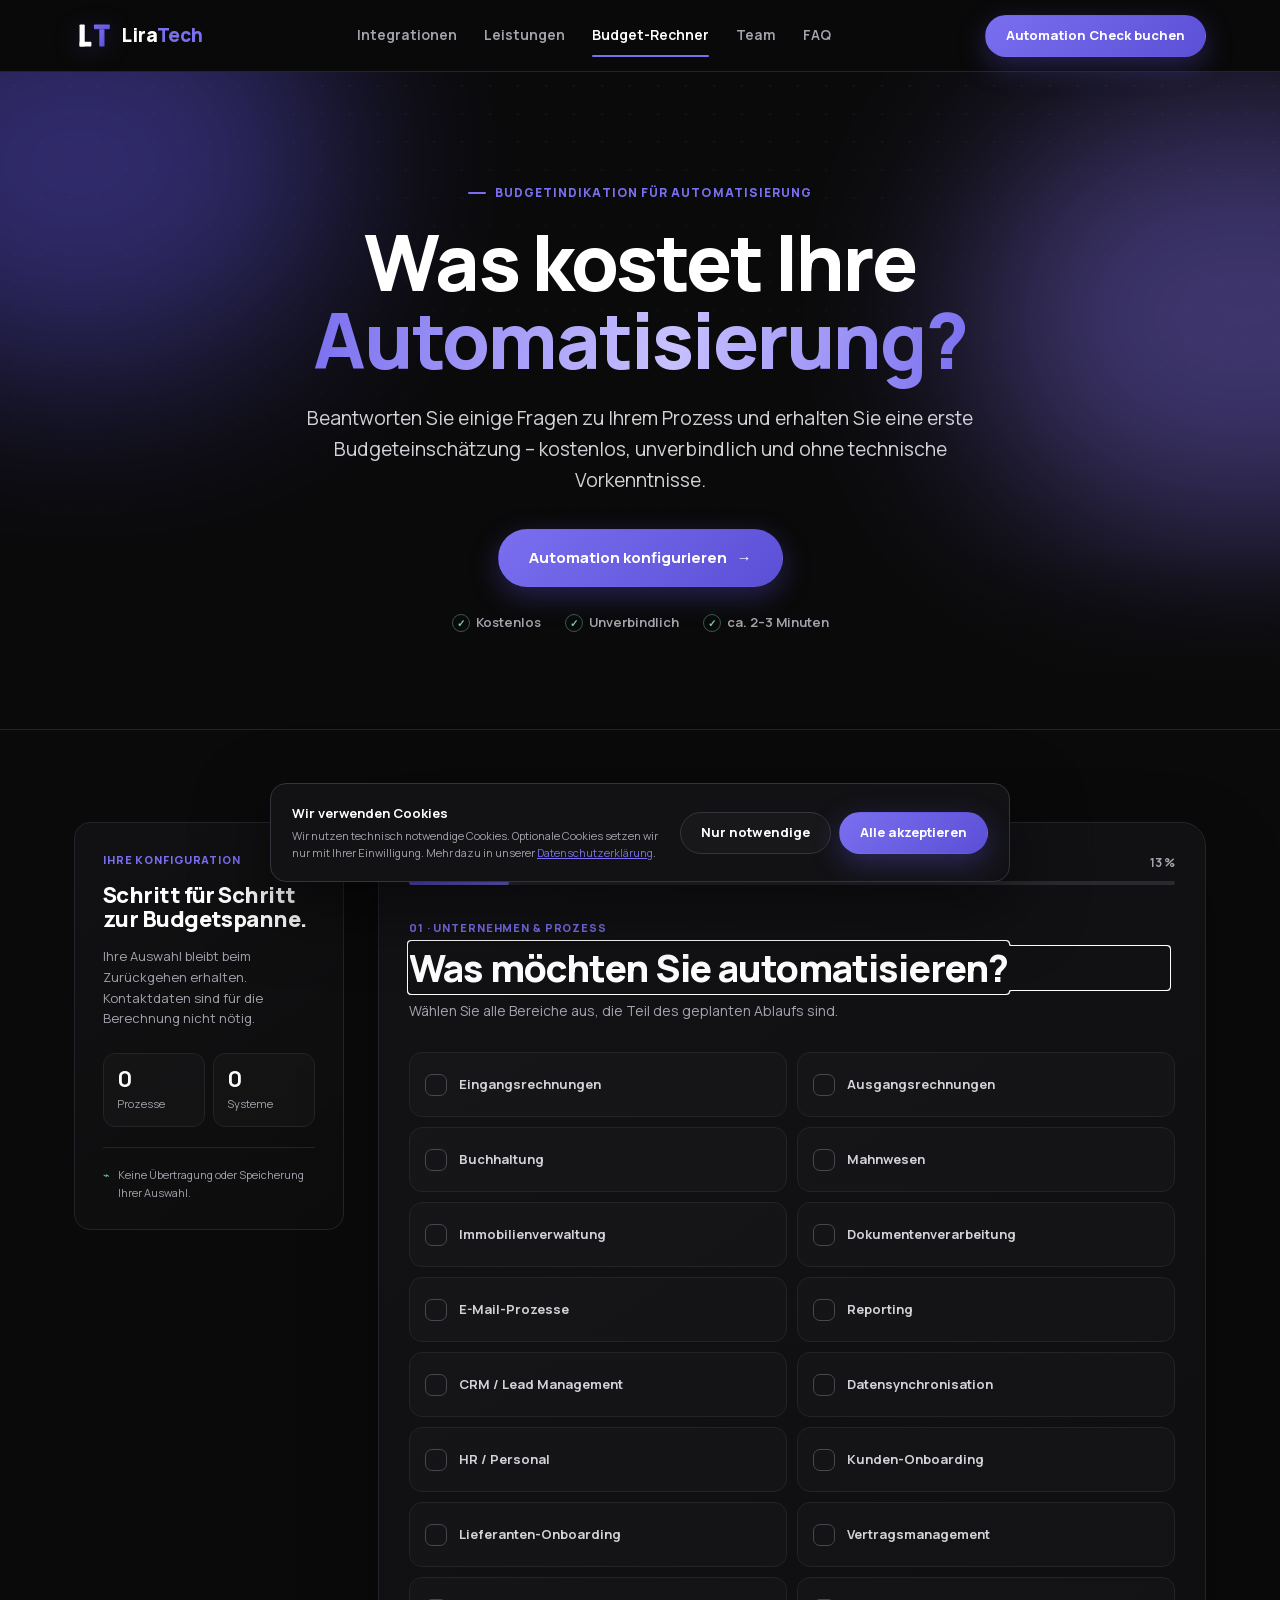
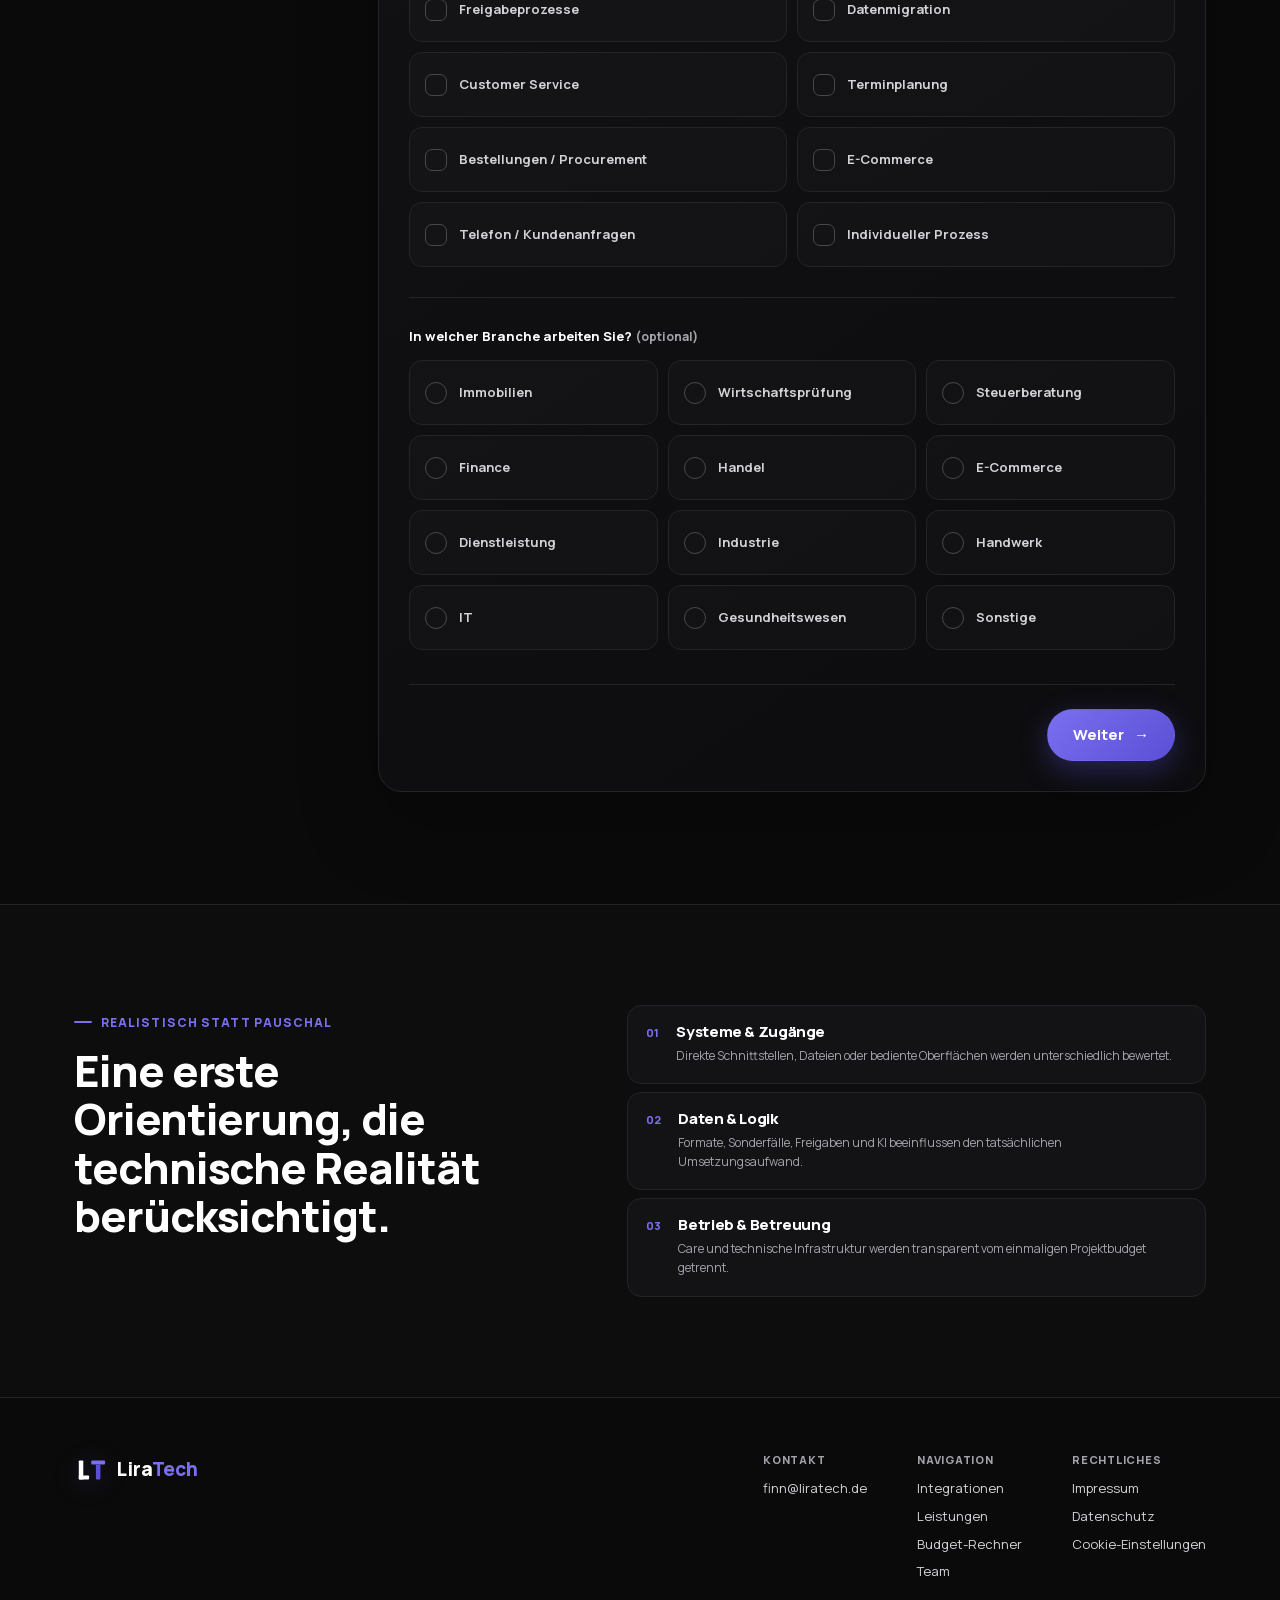
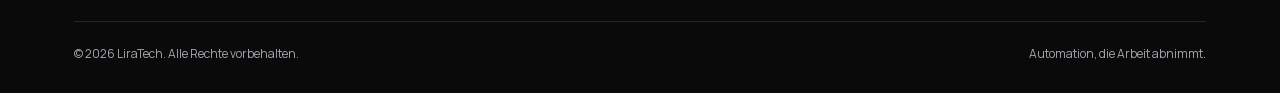
<file: automation-rechner.html>
<!DOCTYPE html>
<html lang="de">
<head>
  <meta charset="UTF-8">
  <meta name="viewport" content="width=device-width, initial-scale=1.0">
  <title>Automation Kosten Rechner | LiraTech</title>
  <meta name="description" content="Berechnen Sie unverbindlich das Budget für Ihre individuelle Prozessautomatisierung. API, DATEV, Immobilien, Dokumente, KI und mehr.">
  <link rel="canonical" href="https://www.liratech.de/automation-rechner">
  <meta property="og:type" content="website">
  <meta property="og:title" content="Automation Kosten Rechner | LiraTech">
  <meta property="og:description" content="Konfigurieren Sie Ihren Prozess und erhalten Sie direkt eine erste Budgetspanne für Ihre Automatisierung.">
  <meta property="og:url" content="https://www.liratech.de/automation-rechner">
  <meta name="twitter:card" content="summary_large_image">
  <link rel="icon" href="assets/logos/liratech-mark.svg" type="image/svg+xml">
  <link rel="stylesheet" href="assets/css/automation-calculator.css">
</head>
<body>
  <a class="skip-link" href="#calculator">Direkt zum Budget-Rechner</a>

  <header class="site-header">
    <div class="header-inner wrap">
      <a href="index.html" class="logo" aria-label="LiraTech Startseite">
        <svg class="logo-mark" viewBox="0 0 200 200" xmlns="http://www.w3.org/2000/svg" aria-hidden="true">
          <defs><linearGradient id="logoGradientHeader" x1="0%" y1="0%" x2="100%" y2="100%"><stop offset="0%" stop-color="#7A6FEF"/><stop offset="100%" stop-color="#5B4FD6"/></linearGradient></defs>
          <rect x="30" y="40" width="28" height="120" rx="5" fill="#fff"/><rect x="30" y="134" width="64" height="26" rx="5" fill="#fff"/>
          <rect x="108" y="40" width="86" height="26" rx="5" fill="url(#logoGradientHeader)"/><rect x="137" y="66" width="28" height="94" rx="5" fill="url(#logoGradientHeader)"/>
        </svg>
        <span class="logo-text">Lira<span>Tech</span></span>
      </a>

      <nav class="main-nav" id="mainNav" aria-label="Hauptnavigation">
        <a class="nav-link" href="index.html#integrationen">Integrationen</a>
        <a class="nav-link" href="index.html#leistungen">Leistungen</a>
        <a class="nav-link active" href="automation-rechner.html" aria-current="page">Budget-Rechner</a>
        <a class="nav-link" href="index.html#team">Team</a>
        <a class="nav-link" href="index.html#faq">FAQ</a>
        <a href="#booking" class="btn btn-primary btn-small mobile-cta js-booking-link" target="_blank" rel="noopener">Automation Check buchen</a>
      </nav>

      <div class="nav-actions">
        <a href="#booking" class="btn btn-primary btn-small desktop-cta js-booking-link" target="_blank" rel="noopener">Automation Check buchen</a>
        <button class="menu-toggle" id="menuToggle" type="button" aria-label="Menü öffnen" aria-expanded="false" aria-controls="mainNav">
          <svg class="menu-open" viewBox="0 0 24 24" fill="none" stroke="currentColor" stroke-width="2" aria-hidden="true"><path d="M4 6h16M4 12h16M4 18h16"/></svg>
          <svg class="menu-close" viewBox="0 0 24 24" fill="none" stroke="currentColor" stroke-width="2" aria-hidden="true"><path d="M6 6l12 12M18 6 6 18"/></svg>
        </button>
      </div>
    </div>
  </header>

  <main>
    <section class="calculator-hero" aria-labelledby="calculatorHeroTitle">
      <div class="hero-glow hero-glow-one" aria-hidden="true"></div>
      <div class="hero-glow hero-glow-two" aria-hidden="true"></div>
      <div class="hero-grid" aria-hidden="true"></div>
      <div class="wrap calculator-hero-inner">
        <div class="eyebrow">Budgetindikation für Automatisierung</div>
        <h1 id="calculatorHeroTitle">Was kostet Ihre <span>Automatisierung?</span></h1>
        <p>Beantworten Sie einige Fragen zu Ihrem Prozess und erhalten Sie eine erste Budgeteinschätzung – kostenlos, unverbindlich und ohne technische Vorkenntnisse.</p>
        <a class="btn btn-primary btn-large" href="#calculator" id="startCalculator">Automation konfigurieren <span aria-hidden="true">→</span></a>
        <div class="trust-line" aria-label="Kostenlos, unverbindlich, Dauer etwa zwei bis drei Minuten">
          <span><i aria-hidden="true">✓</i> Kostenlos</span><span><i aria-hidden="true">✓</i> Unverbindlich</span><span><i aria-hidden="true">✓</i> ca. 2–3 Minuten</span>
        </div>
      </div>
    </section>

    <section class="calculator-section" id="calculator" aria-label="Automation Budget Calculator">
      <div class="wrap calculator-shell">
        <aside class="calculator-context" aria-label="Ihre Konfiguration">
          <div class="context-kicker">Ihre Konfiguration</div>
          <h2>Schritt für Schritt zur Budgetspanne.</h2>
          <p>Ihre Auswahl bleibt beim Zurückgehen erhalten. Kontaktdaten sind für die Berechnung nicht nötig.</p>
          <div class="context-stats" id="contextStats" aria-live="polite">
            <div><strong id="selectedProcessCount">0</strong><span>Prozesse</span></div>
            <div><strong id="selectedSystemCount">0</strong><span>Systeme</span></div>
          </div>
          <div class="privacy-note"><span aria-hidden="true">⌁</span> Keine Übertragung oder Speicherung Ihrer Auswahl.</div>
        </aside>

        <div class="calculator-card">
          <div class="progress-region" id="progressRegion">
            <div class="progress-copy"><span id="progressLabel">Schritt 1</span><span id="progressPercent">0 %</span></div>
            <div class="progress-track" role="progressbar" aria-label="Fortschritt" aria-valuemin="1" aria-valuemax="8" aria-valuenow="1" id="progressBar">
              <span id="progressFill"></span>
            </div>
          </div>

          <div id="calculatorApp" aria-live="polite"></div>
          <noscript><p class="error-message visible">Für den Budget-Rechner muss JavaScript aktiviert sein.</p></noscript>
        </div>
      </div>
    </section>

    <section class="explanation-section">
      <div class="wrap explanation-grid">
        <div><span class="eyebrow">Realistisch statt pauschal</span><h2>Eine erste Orientierung, die technische Realität berücksichtigt.</h2></div>
        <div class="explanation-points">
          <article><span>01</span><div><h3>Systeme &amp; Zugänge</h3><p>Direkte Schnittstellen, Dateien oder bediente Oberflächen werden unterschiedlich bewertet.</p></div></article>
          <article><span>02</span><div><h3>Daten &amp; Logik</h3><p>Formate, Sonderfälle, Freigaben und KI beeinflussen den tatsächlichen Umsetzungsaufwand.</p></div></article>
          <article><span>03</span><div><h3>Betrieb &amp; Betreuung</h3><p>Care und technische Infrastruktur werden transparent vom einmaligen Projektbudget getrennt.</p></div></article>
        </div>
      </div>
    </section>
  </main>

  <footer>
    <div class="wrap">
      <div class="footer-top">
        <a class="footer-logo logo" href="index.html" aria-label="LiraTech Startseite">
          <svg class="logo-mark" viewBox="0 0 200 200" xmlns="http://www.w3.org/2000/svg" aria-hidden="true"><rect x="30" y="40" width="28" height="120" rx="5" fill="#fff"/><rect x="30" y="134" width="64" height="26" rx="5" fill="#fff"/><rect x="108" y="40" width="86" height="26" rx="5" fill="#7A6FEF"/><rect x="137" y="66" width="28" height="94" rx="5" fill="#5B4FD6"/></svg>
          <span class="logo-text">Lira<span>Tech</span></span>
        </a>
        <div class="footer-links">
          <div class="footer-col"><h3>Kontakt</h3><a class="js-contact-email" href="mailto:finn@liratech.de">finn@liratech.de</a></div>
          <div class="footer-col"><h3>Navigation</h3><a href="index.html#integrationen">Integrationen</a><a href="index.html#leistungen">Leistungen</a><a href="automation-rechner.html">Budget-Rechner</a><a href="index.html#team">Team</a></div>
          <div class="footer-col"><h3>Rechtliches</h3><a href="impressum.html">Impressum</a><a href="datenschutz.html">Datenschutz</a><a href="#" id="cookieSettingsLink">Cookie-Einstellungen</a></div>
        </div>
      </div>
      <div class="footer-bottom"><span>© <span class="js-current-year"></span> LiraTech. Alle Rechte vorbehalten.</span><span>Automation, die Arbeit abnimmt.</span></div>
    </div>
  </footer>

  <div class="cookie-banner" id="cookieBanner" role="dialog" aria-live="polite" aria-label="Cookie-Einstellungen">
    <div><strong>Wir verwenden Cookies</strong><p>Wir nutzen technisch notwendige Cookies. Optionale Cookies setzen wir nur mit Ihrer Einwilligung. Mehr dazu in unserer <a href="datenschutz.html">Datenschutzerklärung</a>.</p></div>
    <div class="cookie-actions"><button class="btn btn-secondary btn-small" type="button" id="cookieReject">Nur notwendige</button><button class="btn btn-primary btn-small" type="button" id="cookieAccept">Alle akzeptieren</button></div>
  </div>

  <script type="module" src="assets/js/calculator/calculator-ui.js"></script>
</body>
</html>
</file>
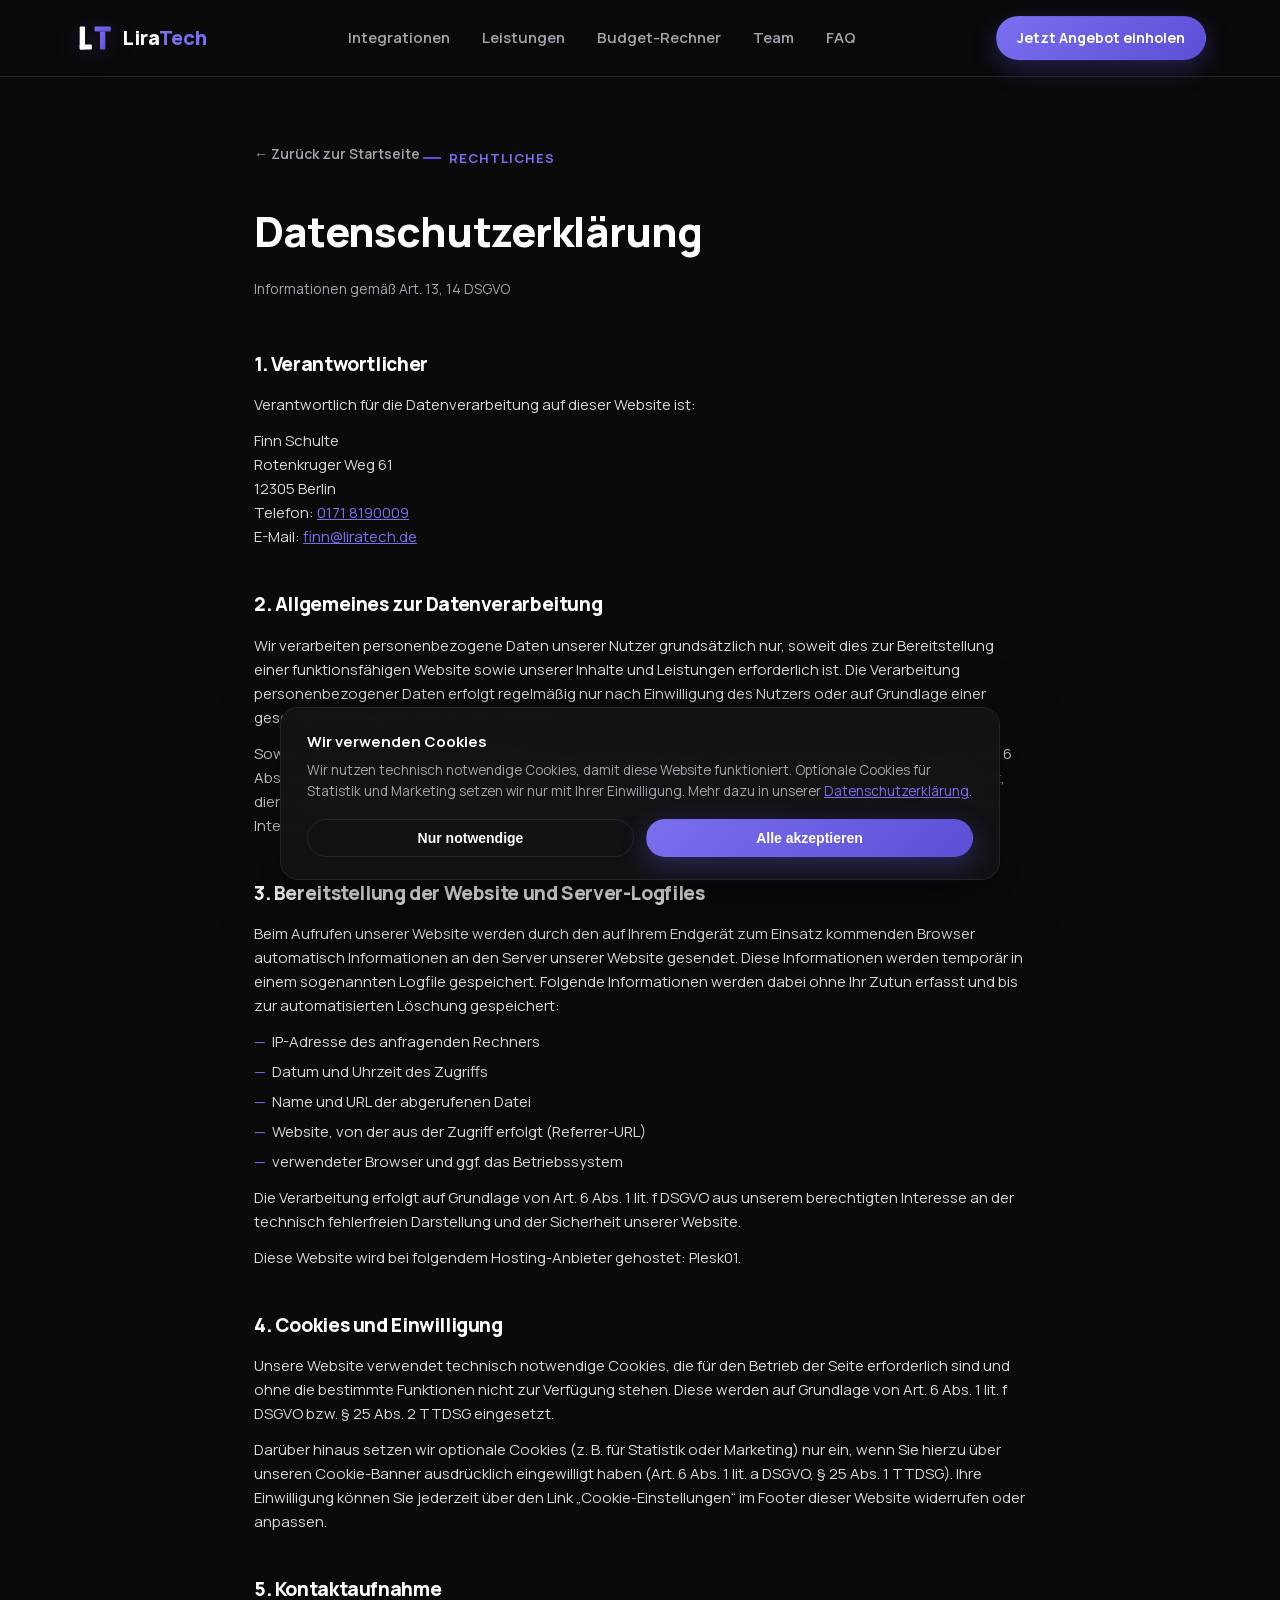
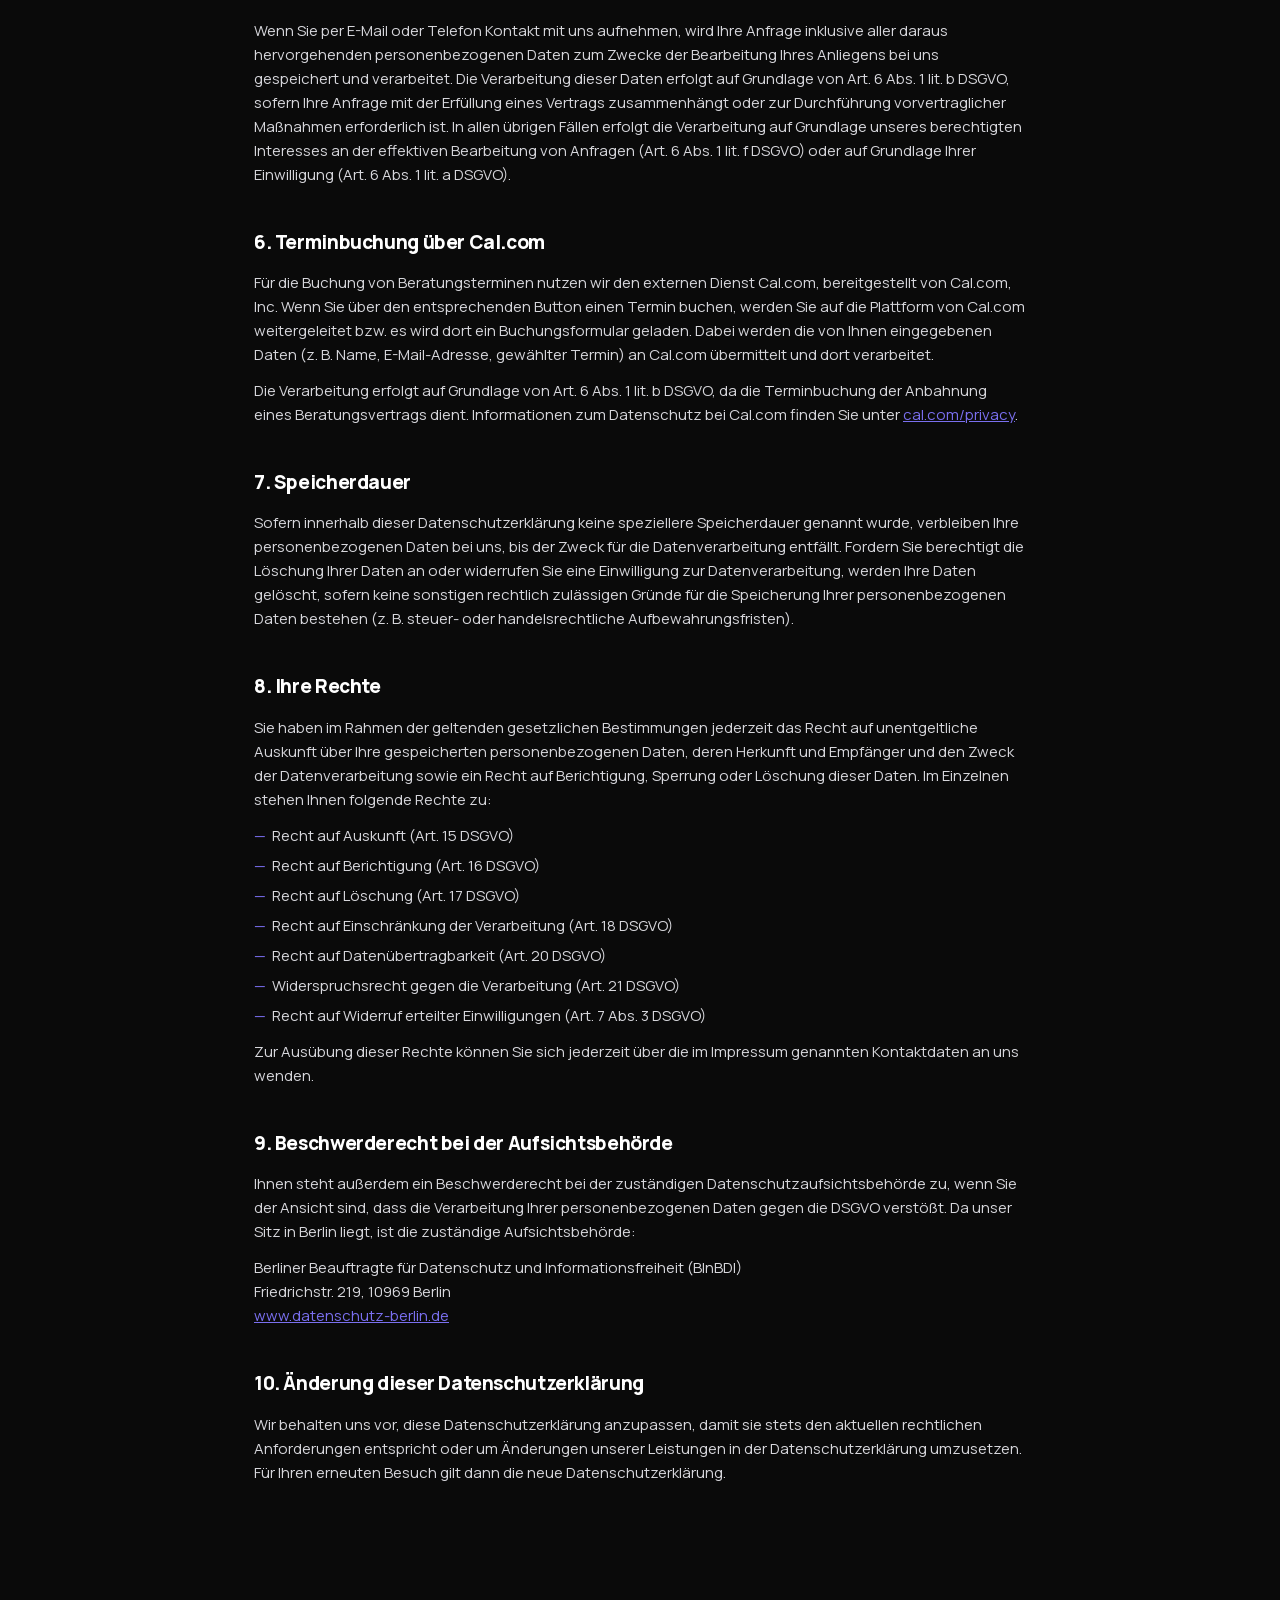
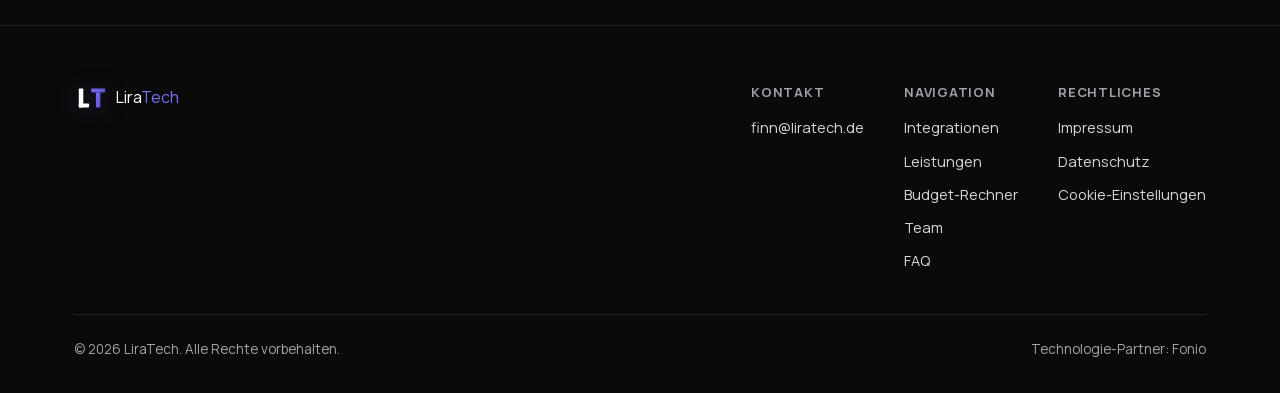
<file: datenschutz.html>
<!DOCTYPE html>
<html lang="de">
<head>
<meta charset="UTF-8">
<meta name="viewport" content="width=device-width, initial-scale=1.0">
<title>Datenschutzerklärung | LiraTech</title>
<meta name="description" content="Datenschutzerklärung der LiraTech Website gemäß Art. 13 DSGVO.">
<meta name="robots" content="noindex">
<link rel="icon" href="assets/logos/liratech-mark.svg" type="image/svg+xml">

<style>
  @font-face{
    font-family: "Manrope";
    src: url("assets/fonts/manrope-variable.woff2") format("woff2-variations"), url("assets/fonts/manrope-variable.woff2") format("woff2");
    font-weight: 400 800;
    font-style: normal;
    font-display: swap;
  }
  :root{
    --bg: #0A0A0A;
    --bg-alt: #0D0D0D;
    --bg-card: #131316;
    --border: #232329;
    --white: #FFFFFF;
    --text-muted: #A3A3AD;
    --indigo: #5B4FD6;
    --indigo-light: #7A6FEF;
    --indigo-glow: rgba(91, 79, 214, 0.35);
    --radius: 16px;
    --max-width: 1180px;
  }

  *,*::before,*::after{ box-sizing: border-box; }
  html{ scroll-behavior: smooth; }

  body{
    margin:0;
    background: var(--bg);
    color: var(--white);
    font-family: "Manrope", "Inter", -apple-system, BlinkMacSystemFont, sans-serif;
    line-height: 1.6;
    -webkit-font-smoothing: antialiased;
    overflow-x: hidden;
  }

  img, svg { max-width: 100%; display:block; }
  a { color: inherit; text-decoration: none; }
  ul { list-style: none; margin:0; padding:0; }

  .wrap{
    max-width: var(--max-width);
    margin: 0 auto;
    padding: 0 24px;
  }

  h1,h2,h3{
    font-weight: 800;
    letter-spacing: -0.02em;
    margin: 0;
  }

  .eyebrow{
    display:inline-flex;
    align-items:center;
    gap:8px;
    font-size: 13px;
    font-weight: 700;
    letter-spacing: 0.08em;
    text-transform: uppercase;
    color: var(--indigo-light);
    margin-bottom: 16px;
  }
  .eyebrow::before{
    content:"";
    width: 18px;
    height: 2px;
    background: var(--indigo);
    display:inline-block;
  }

  /* ---------- Buttons ---------- */
  .btn{
    display:inline-flex;
    align-items:center;
    justify-content:center;
    gap:10px;
    padding: 15px 28px;
    border-radius: 999px;
    font-weight: 700;
    font-size: 16px;
    cursor:pointer;
    border: 1px solid transparent;
    transition: transform .2s ease, box-shadow .2s ease, background .2s ease, border-color .2s ease;
    white-space: nowrap;
  }
  .btn-primary{
    background: linear-gradient(135deg, var(--indigo-light), var(--indigo));
    color: #fff;
    box-shadow: 0 8px 24px var(--indigo-glow);
  }
  .btn-primary:hover{
    transform: translateY(-2px);
    box-shadow: 0 12px 32px var(--indigo-glow);
  }
  .btn-secondary{
    background: transparent;
    color: var(--white);
    border-color: var(--border);
  }
  .btn-secondary:hover{
    border-color: var(--indigo-light);
    color: var(--indigo-light);
  }
  .btn-small{ padding: 10px 20px; font-size: 14px; }

  /* ---------- Header ---------- */
  header{
    position: sticky;
    top: 0;
    z-index: 100;
    background: rgba(10,10,10,0.75);
    backdrop-filter: blur(12px);
    border-bottom: 1px solid var(--border);
  }
  .header-inner{
    display:flex;
    align-items:center;
    justify-content: space-between;
    padding: 16px 24px;
  }
  .logo{
    display:flex;
    align-items:center;
    gap:10px;
    font-weight: 800;
    font-size: 20px;
  }
  .logo-mark{
    width: 38px;
    height: 38px;
    flex-shrink: 0;
    display:block;
    filter: drop-shadow(0 3px 12px var(--indigo-glow));
  }
  .logo-text span{ color: var(--indigo-light); }

  nav.main-nav{
    display:flex;
    align-items:center;
    gap: 32px;
  }
  nav.main-nav a.nav-link{
    font-size: 15px;
    font-weight: 600;
    color: var(--text-muted);
    transition: color .2s ease;
  }
  nav.main-nav a.nav-link:hover{ color: var(--white); }

  .nav-actions{ display:flex; align-items:center; gap: 24px; }

  nav.main-nav .mobile-cta{ display:none; }

  .menu-toggle{
    display:none;
    background:none;
    border:none;
    color:#fff;
    cursor:pointer;
    padding: 8px;
  }
  .menu-toggle svg{ width:26px; height:26px; }

  /* ---------- Legal content ---------- */
  .legal-page{ padding: 64px 0 100px; }
  .legal-page .wrap{ max-width: 820px; }
  .legal-page h1{ font-size: clamp(1.9rem, 3.6vw, 2.6rem); margin-bottom: 8px; }
  .legal-meta{ color: var(--text-muted); font-size: 14px; margin-bottom: 48px; }
  .legal-section{ margin-bottom: 40px; }
  .legal-section h2{ font-size: 19px; margin-bottom: 14px; }
  .legal-section h3{ font-size: 16px; margin: 20px 0 10px; }
  .legal-section p{ color: #d6d6db; font-size: 15px; margin: 0 0 12px; }
  .legal-section ul{ margin: 0 0 12px; padding-left: 0; }
  .legal-section li{ color: #d6d6db; font-size: 15px; margin-bottom: 6px; padding-left: 18px; position:relative; }
  .legal-section li::before{ content:"—"; position:absolute; left:0; color: var(--indigo-light); }
  .legal-section a{ color: var(--indigo-light); text-decoration: underline; }
  .placeholder{ color: #F0B65C; background: rgba(240,182,92,0.1); border: 1px solid rgba(240,182,92,0.3); padding: 2px 8px; border-radius: 6px; font-size: 14px; }
  .back-link{ display:inline-flex; align-items:center; gap:8px; margin-bottom: 32px; color: var(--text-muted); font-size: 14px; font-weight:600; }
  .back-link:hover{ color: var(--indigo-light); }

  /* ---------- Footer ---------- */
  footer{ padding: 56px 0 32px; border-top: 1px solid var(--border); }
  .footer-top{
    display:flex;
    align-items:flex-start;
    justify-content: space-between;
    gap: 40px;
    flex-wrap:wrap;
    padding-bottom: 32px;
    border-bottom: 1px solid var(--border);
    margin-bottom: 24px;
  }
  .footer-logo{ display:flex; align-items:center; gap:10px; }
  .footer-logo .logo-mark{ width:32px; height:32px; font-size:14px; }
  .footer-links{
    display:flex;
    gap: 40px;
    flex-wrap:wrap;
  }
  .footer-col h4{
    font-size: 13px;
    text-transform: uppercase;
    letter-spacing: 0.06em;
    color: var(--text-muted);
    margin: 0 0 14px;
    font-weight: 700;
  }
  .footer-col a{
    display:block;
    font-size: 14.5px;
    color: #d6d6db;
    margin-bottom: 10px;
    transition: color .2s ease;
  }
  .footer-col a:hover{ color: var(--indigo-light); }
  .footer-bottom{
    display:flex;
    align-items:center;
    justify-content: space-between;
    flex-wrap:wrap;
    gap: 12px;
    font-size: 13.5px;
    color: var(--text-muted);
  }

  /* ---------- Cookie banner ---------- */
  .cookie-banner{
    position: fixed;
    left: 20px; right: 20px; bottom: 20px;
    max-width: 720px;
    margin: 0 auto;
    background: rgba(19,19,22,0.97);
    border: 1px solid var(--border);
    border-radius: 18px;
    padding: 22px 26px;
    box-shadow: 0 20px 60px rgba(0,0,0,0.5);
    backdrop-filter: blur(16px);
    z-index: 200;
    display: none;
  }
  .cookie-banner.visible{ display:block; }
  .cookie-banner-text strong{ display:block; font-size:15px; margin-bottom:6px; }
  .cookie-banner-text p{ font-size:13.5px; color: var(--text-muted); margin:0; }
  .cookie-banner-text a{ color: var(--indigo-light); text-decoration: underline; }
  .cookie-banner-actions{
    display:flex;
    gap:12px;
    margin-top:16px;
    flex-wrap:wrap;
  }
  .cookie-banner-actions .btn{ flex:1; min-width:150px; }

  @media (max-width: 760px){
    nav.main-nav{
      position: fixed;
      top: 70px;
      left: 0; right:0;
      background: var(--bg-alt);
      border-bottom: 1px solid var(--border);
      flex-direction: column;
      align-items: flex-start;
      gap: 0;
      padding: 8px 24px 20px;
      transform: translateY(-130%);
      opacity:0;
      transition: transform .3s ease, opacity .3s ease;
      z-index: 90;
    }
    nav.main-nav.open{ transform: translateY(0); opacity:1; }
    nav.main-nav a.nav-link{ padding: 12px 0; width:100%; border-bottom: 1px solid var(--border); }
    .nav-actions .btn-primary{ display:none; }
    nav.main-nav .mobile-cta{ display:flex; margin-top:16px; width:100%; }
    .menu-toggle{ display:block; }
    .footer-top{ flex-direction: column; }
    .cookie-banner{ left:12px; right:12px; bottom:12px; padding:18px; }
  }
</style>
</head>
<body>

<header>
  <div class="header-inner wrap">
    <a href="index.html" class="logo" aria-label="LiraTech Startseite">
      <svg class="logo-mark" viewBox="0 0 200 200" xmlns="http://www.w3.org/2000/svg" aria-hidden="true">
        <defs>
          <linearGradient id="logoTGradientHeader" x1="0%" y1="0%" x2="100%" y2="100%">
            <stop offset="0%" style="stop-color:var(--indigo-light)"/>
            <stop offset="100%" style="stop-color:var(--indigo)"/>
          </linearGradient>
        </defs>
        <rect x="30" y="40" width="28" height="120" rx="5" fill="#fff"/>
        <rect x="30" y="134" width="64" height="26" rx="5" fill="#fff"/>
        <rect x="108" y="40" width="86" height="26" rx="5" fill="url(#logoTGradientHeader)"/>
        <rect x="137" y="66" width="28" height="94" rx="5" fill="url(#logoTGradientHeader)"/>
      </svg>
      <span class="logo-text">Lira<span>Tech</span></span>
    </a>

    <nav class="main-nav" id="mainNav">
      <a class="nav-link" href="index.html#integrationen">Integrationen</a>
      <a class="nav-link" href="index.html#leistungen">Leistungen</a>
      <a class="nav-link" href="automation-rechner.html">Budget-Rechner</a>
      <a class="nav-link" href="index.html#team">Team</a>
      <a class="nav-link" href="index.html#faq">FAQ</a>
      <a href="#booking-link" class="btn btn-primary btn-small mobile-cta js-booking-link" target="_blank" rel="noopener">Jetzt Angebot einholen</a>
    </nav>

    <div class="nav-actions">
      <a href="#booking-link" class="btn btn-primary btn-small js-booking-link" target="_blank" rel="noopener">Jetzt Angebot einholen</a>
      <button class="menu-toggle" id="menuToggle" aria-label="Menü öffnen" aria-expanded="false">
        <svg id="menuIconOpen" viewBox="0 0 24 24" fill="none" stroke="currentColor" stroke-width="2"><path d="M4 6h16M4 12h16M4 18h16"/></svg>
        <svg id="menuIconClose" viewBox="0 0 24 24" fill="none" stroke="currentColor" stroke-width="2" style="display:none"><path d="M6 6l12 12M18 6L6 18"/></svg>
      </button>
    </div>
  </div>
</header>

<main class="legal-page">
  <div class="wrap">
    <a href="index.html" class="back-link">&larr; Zurück zur Startseite</a>
    <div class="eyebrow">Rechtliches</div>
    <h1>Datenschutzerklärung</h1>
    <p class="legal-meta">Informationen gemäß Art. 13, 14 DSGVO</p>

    <div class="legal-section">
      <h2>1. Verantwortlicher</h2>
      <p>Verantwortlich für die Datenverarbeitung auf dieser Website ist:</p>
      <p>
        Finn Schulte<br>
        Rotenkruger Weg 61<br>
        12305 Berlin<br>
        Telefon: <a href="tel:+4901718190009">0171 8190009</a><br>
        E-Mail: <a href="mailto:finn@liratech.de">finn@liratech.de</a>
      </p>
    </div>

    <div class="legal-section">
      <h2>2. Allgemeines zur Datenverarbeitung</h2>
      <p>Wir verarbeiten personenbezogene Daten unserer Nutzer grundsätzlich nur, soweit dies zur Bereitstellung einer funktionsfähigen Website sowie unserer Inhalte und Leistungen erforderlich ist. Die Verarbeitung personenbezogener Daten erfolgt regelmäßig nur nach Einwilligung des Nutzers oder auf Grundlage einer gesetzlichen Erlaubnis (Art. 6 Abs. 1 DSGVO).</p>
      <p>Soweit für die Verarbeitungsvorgänge personenbezogener Daten eine Einwilligung eingeholt wird, dient Art. 6 Abs. 1 lit. a DSGVO als Rechtsgrundlage. Bei der Verarbeitung, die zur Erfüllung eines Vertrages erforderlich ist, dient Art. 6 Abs. 1 lit. b DSGVO als Rechtsgrundlage. Soweit die Verarbeitung zur Wahrung eines berechtigten Interesses erforderlich ist, dient Art. 6 Abs. 1 lit. f DSGVO als Rechtsgrundlage.</p>
    </div>

    <div class="legal-section">
      <h2>3. Bereitstellung der Website und Server-Logfiles</h2>
      <p>Beim Aufrufen unserer Website werden durch den auf Ihrem Endgerät zum Einsatz kommenden Browser automatisch Informationen an den Server unserer Website gesendet. Diese Informationen werden temporär in einem sogenannten Logfile gespeichert. Folgende Informationen werden dabei ohne Ihr Zutun erfasst und bis zur automatisierten Löschung gespeichert:</p>
      <ul>
        <li>IP-Adresse des anfragenden Rechners</li>
        <li>Datum und Uhrzeit des Zugriffs</li>
        <li>Name und URL der abgerufenen Datei</li>
        <li>Website, von der aus der Zugriff erfolgt (Referrer-URL)</li>
        <li>verwendeter Browser und ggf. das Betriebssystem</li>
      </ul>
      <p>Die Verarbeitung erfolgt auf Grundlage von Art. 6 Abs. 1 lit. f DSGVO aus unserem berechtigten Interesse an der technisch fehlerfreien Darstellung und der Sicherheit unserer Website.</p>
      <p>Diese Website wird bei folgendem Hosting-Anbieter gehostet: Plesk01.</p>
    </div>

    <div class="legal-section">
      <h2>4. Cookies und Einwilligung</h2>
      <p>Unsere Website verwendet technisch notwendige Cookies, die für den Betrieb der Seite erforderlich sind und ohne die bestimmte Funktionen nicht zur Verfügung stehen. Diese werden auf Grundlage von Art. 6 Abs. 1 lit. f DSGVO bzw. § 25 Abs. 2 TTDSG eingesetzt.</p>
      <p>Darüber hinaus setzen wir optionale Cookies (z. B. für Statistik oder Marketing) nur ein, wenn Sie hierzu über unseren Cookie-Banner ausdrücklich eingewilligt haben (Art. 6 Abs. 1 lit. a DSGVO, § 25 Abs. 1 TTDSG). Ihre Einwilligung können Sie jederzeit über den Link „Cookie-Einstellungen“ im Footer dieser Website widerrufen oder anpassen.</p>
    </div>

    <div class="legal-section">
      <h2>5. Kontaktaufnahme</h2>
      <p>Wenn Sie per E-Mail oder Telefon Kontakt mit uns aufnehmen, wird Ihre Anfrage inklusive aller daraus hervorgehenden personenbezogenen Daten zum Zwecke der Bearbeitung Ihres Anliegens bei uns gespeichert und verarbeitet. Die Verarbeitung dieser Daten erfolgt auf Grundlage von Art. 6 Abs. 1 lit. b DSGVO, sofern Ihre Anfrage mit der Erfüllung eines Vertrags zusammenhängt oder zur Durchführung vorvertraglicher Maßnahmen erforderlich ist. In allen übrigen Fällen erfolgt die Verarbeitung auf Grundlage unseres berechtigten Interesses an der effektiven Bearbeitung von Anfragen (Art. 6 Abs. 1 lit. f DSGVO) oder auf Grundlage Ihrer Einwilligung (Art. 6 Abs. 1 lit. a DSGVO).</p>
    </div>

    <div class="legal-section">
      <h2>6. Terminbuchung über Cal.com</h2>
      <p>Für die Buchung von Beratungsterminen nutzen wir den externen Dienst Cal.com, bereitgestellt von Cal.com, Inc. Wenn Sie über den entsprechenden Button einen Termin buchen, werden Sie auf die Plattform von Cal.com weitergeleitet bzw. es wird dort ein Buchungsformular geladen. Dabei werden die von Ihnen eingegebenen Daten (z. B. Name, E-Mail-Adresse, gewählter Termin) an Cal.com übermittelt und dort verarbeitet.</p>
      <p>Die Verarbeitung erfolgt auf Grundlage von Art. 6 Abs. 1 lit. b DSGVO, da die Terminbuchung der Anbahnung eines Beratungsvertrags dient. Informationen zum Datenschutz bei Cal.com finden Sie unter <a href="https://cal.com/privacy" target="_blank" rel="noopener">cal.com/privacy</a>.</p>
    </div>

    <div class="legal-section">
      <h2>7. Speicherdauer</h2>
      <p>Sofern innerhalb dieser Datenschutzerklärung keine speziellere Speicherdauer genannt wurde, verbleiben Ihre personenbezogenen Daten bei uns, bis der Zweck für die Datenverarbeitung entfällt. Fordern Sie berechtigt die Löschung Ihrer Daten an oder widerrufen Sie eine Einwilligung zur Datenverarbeitung, werden Ihre Daten gelöscht, sofern keine sonstigen rechtlich zulässigen Gründe für die Speicherung Ihrer personenbezogenen Daten bestehen (z. B. steuer- oder handelsrechtliche Aufbewahrungsfristen).</p>
    </div>

    <div class="legal-section">
      <h2>8. Ihre Rechte</h2>
      <p>Sie haben im Rahmen der geltenden gesetzlichen Bestimmungen jederzeit das Recht auf unentgeltliche Auskunft über Ihre gespeicherten personenbezogenen Daten, deren Herkunft und Empfänger und den Zweck der Datenverarbeitung sowie ein Recht auf Berichtigung, Sperrung oder Löschung dieser Daten. Im Einzelnen stehen Ihnen folgende Rechte zu:</p>
      <ul>
        <li>Recht auf Auskunft (Art. 15 DSGVO)</li>
        <li>Recht auf Berichtigung (Art. 16 DSGVO)</li>
        <li>Recht auf Löschung (Art. 17 DSGVO)</li>
        <li>Recht auf Einschränkung der Verarbeitung (Art. 18 DSGVO)</li>
        <li>Recht auf Datenübertragbarkeit (Art. 20 DSGVO)</li>
        <li>Widerspruchsrecht gegen die Verarbeitung (Art. 21 DSGVO)</li>
        <li>Recht auf Widerruf erteilter Einwilligungen (Art. 7 Abs. 3 DSGVO)</li>
      </ul>
      <p>Zur Ausübung dieser Rechte können Sie sich jederzeit über die im Impressum genannten Kontaktdaten an uns wenden.</p>
    </div>

    <div class="legal-section">
      <h2>9. Beschwerderecht bei der Aufsichtsbehörde</h2>
      <p>Ihnen steht außerdem ein Beschwerderecht bei der zuständigen Datenschutzaufsichtsbehörde zu, wenn Sie der Ansicht sind, dass die Verarbeitung Ihrer personenbezogenen Daten gegen die DSGVO verstößt. Da unser Sitz in Berlin liegt, ist die zuständige Aufsichtsbehörde:</p>
      <p>
        Berliner Beauftragte für Datenschutz und Informationsfreiheit (BlnBDI)<br>
        Friedrichstr. 219, 10969 Berlin<br>
        <a href="https://www.datenschutz-berlin.de" target="_blank" rel="noopener">www.datenschutz-berlin.de</a>
      </p>
    </div>

    <div class="legal-section">
      <h2>10. Änderung dieser Datenschutzerklärung</h2>
      <p>Wir behalten uns vor, diese Datenschutzerklärung anzupassen, damit sie stets den aktuellen rechtlichen Anforderungen entspricht oder um Änderungen unserer Leistungen in der Datenschutzerklärung umzusetzen. Für Ihren erneuten Besuch gilt dann die neue Datenschutzerklärung.</p>
    </div>
  </div>
</main>

<footer>
  <div class="wrap">
    <div class="footer-top">
      <div class="footer-logo">
        <svg class="logo-mark" viewBox="0 0 200 200" xmlns="http://www.w3.org/2000/svg" aria-hidden="true">
          <defs>
            <linearGradient id="logoTGradientFooter" x1="0%" y1="0%" x2="100%" y2="100%">
              <stop offset="0%" style="stop-color:var(--indigo-light)"/>
              <stop offset="100%" style="stop-color:var(--indigo)"/>
            </linearGradient>
          </defs>
          <rect x="30" y="40" width="28" height="120" rx="5" fill="#fff"/>
          <rect x="30" y="134" width="64" height="26" rx="5" fill="#fff"/>
          <rect x="108" y="40" width="86" height="26" rx="5" fill="url(#logoTGradientFooter)"/>
          <rect x="137" y="66" width="28" height="94" rx="5" fill="url(#logoTGradientFooter)"/>
        </svg>
        <span class="logo-text">Lira<span style="color:var(--indigo-light)">Tech</span></span>
      </div>

      <div class="footer-links">
        <div class="footer-col">
          <h4>Kontakt</h4>
          <a href="mailto:finn@liratech.de" class="js-contact-email">finn@liratech.de</a>
        </div>
        <div class="footer-col">
          <h4>Navigation</h4>
          <a href="index.html#integrationen">Integrationen</a>
          <a href="index.html#leistungen">Leistungen</a>
          <a href="automation-rechner.html">Budget-Rechner</a>
          <a href="index.html#team">Team</a>
          <a href="index.html#faq">FAQ</a>
        </div>
        <div class="footer-col">
          <h4>Rechtliches</h4>
          <a href="impressum.html">Impressum</a>
          <a href="datenschutz.html">Datenschutz</a>
          <a href="#" id="cookieSettingsLink">Cookie-Einstellungen</a>
        </div>
      </div>
    </div>

    <div class="footer-bottom">
      <span>&copy; <span id="year"></span> LiraTech. Alle Rechte vorbehalten.</span>
      <span>Technologie-Partner: Fonio</span>
    </div>
  </div>
</footer>

<!-- ================= COOKIE BANNER ================= -->
<div class="cookie-banner" id="cookieBanner" role="dialog" aria-live="polite" aria-label="Cookie-Einstellungen">
  <div class="cookie-banner-text">
    <strong>Wir verwenden Cookies</strong>
    <p>Wir nutzen technisch notwendige Cookies, damit diese Website funktioniert. Optionale Cookies für Statistik und Marketing setzen wir nur mit Ihrer Einwilligung. Mehr dazu in unserer <a href="datenschutz.html">Datenschutzerklärung</a>.</p>
  </div>
  <div class="cookie-banner-actions">
    <button type="button" class="btn btn-secondary btn-small" id="cookieReject">Nur notwendige</button>
    <button type="button" class="btn btn-primary btn-small" id="cookieAccept">Alle akzeptieren</button>
  </div>
</div>

<script>
  // ---- Cookie consent ----
  (function(){
    const STORAGE_KEY = "liratech-cookie-consent";
    const banner = document.getElementById("cookieBanner");
    const acceptBtn = document.getElementById("cookieAccept");
    const rejectBtn = document.getElementById("cookieReject");
    const reopenLink = document.getElementById("cookieSettingsLink");

    function getConsent(){
      try { return JSON.parse(localStorage.getItem(STORAGE_KEY)); } catch(e){ return null; }
    }
    function setConsent(value){
      localStorage.setItem(STORAGE_KEY, JSON.stringify({ value, date: new Date().toISOString() }));
    }
    function showBanner(){ banner?.classList.add("visible"); }
    function hideBanner(){ banner?.classList.remove("visible"); }

    if (banner && !getConsent()) showBanner();

    acceptBtn?.addEventListener("click", () => { setConsent("all"); hideBanner(); });
    rejectBtn?.addEventListener("click", () => { setConsent("necessary"); hideBanner(); });
    reopenLink?.addEventListener("click", (e) => { e.preventDefault(); showBanner(); });

    window.getCookieConsent = getConsent;
  })();

  document.getElementById("year").textContent = new Date().getFullYear();

  // ---- Mobile menu ----
  const menuToggle = document.getElementById("menuToggle");
  const mainNav = document.getElementById("mainNav");
  const iconOpen = document.getElementById("menuIconOpen");
  const iconClose = document.getElementById("menuIconClose");

  menuToggle.addEventListener("click", () => {
    const isOpen = mainNav.classList.toggle("open");
    menuToggle.setAttribute("aria-expanded", isOpen);
    iconOpen.style.display = isOpen ? "none" : "block";
    iconClose.style.display = isOpen ? "block" : "none";
  });

  mainNav.querySelectorAll("a").forEach(link => {
    link.addEventListener("click", () => {
      mainNav.classList.remove("open");
      menuToggle.setAttribute("aria-expanded", "false");
      iconOpen.style.display = "block";
      iconClose.style.display = "none";
    });
  });
</script>
<script type="module">
  import { applySiteConfig } from "./assets/js/site-config.js";
  applySiteConfig(document);
</script>

</body>
</html>
</file>
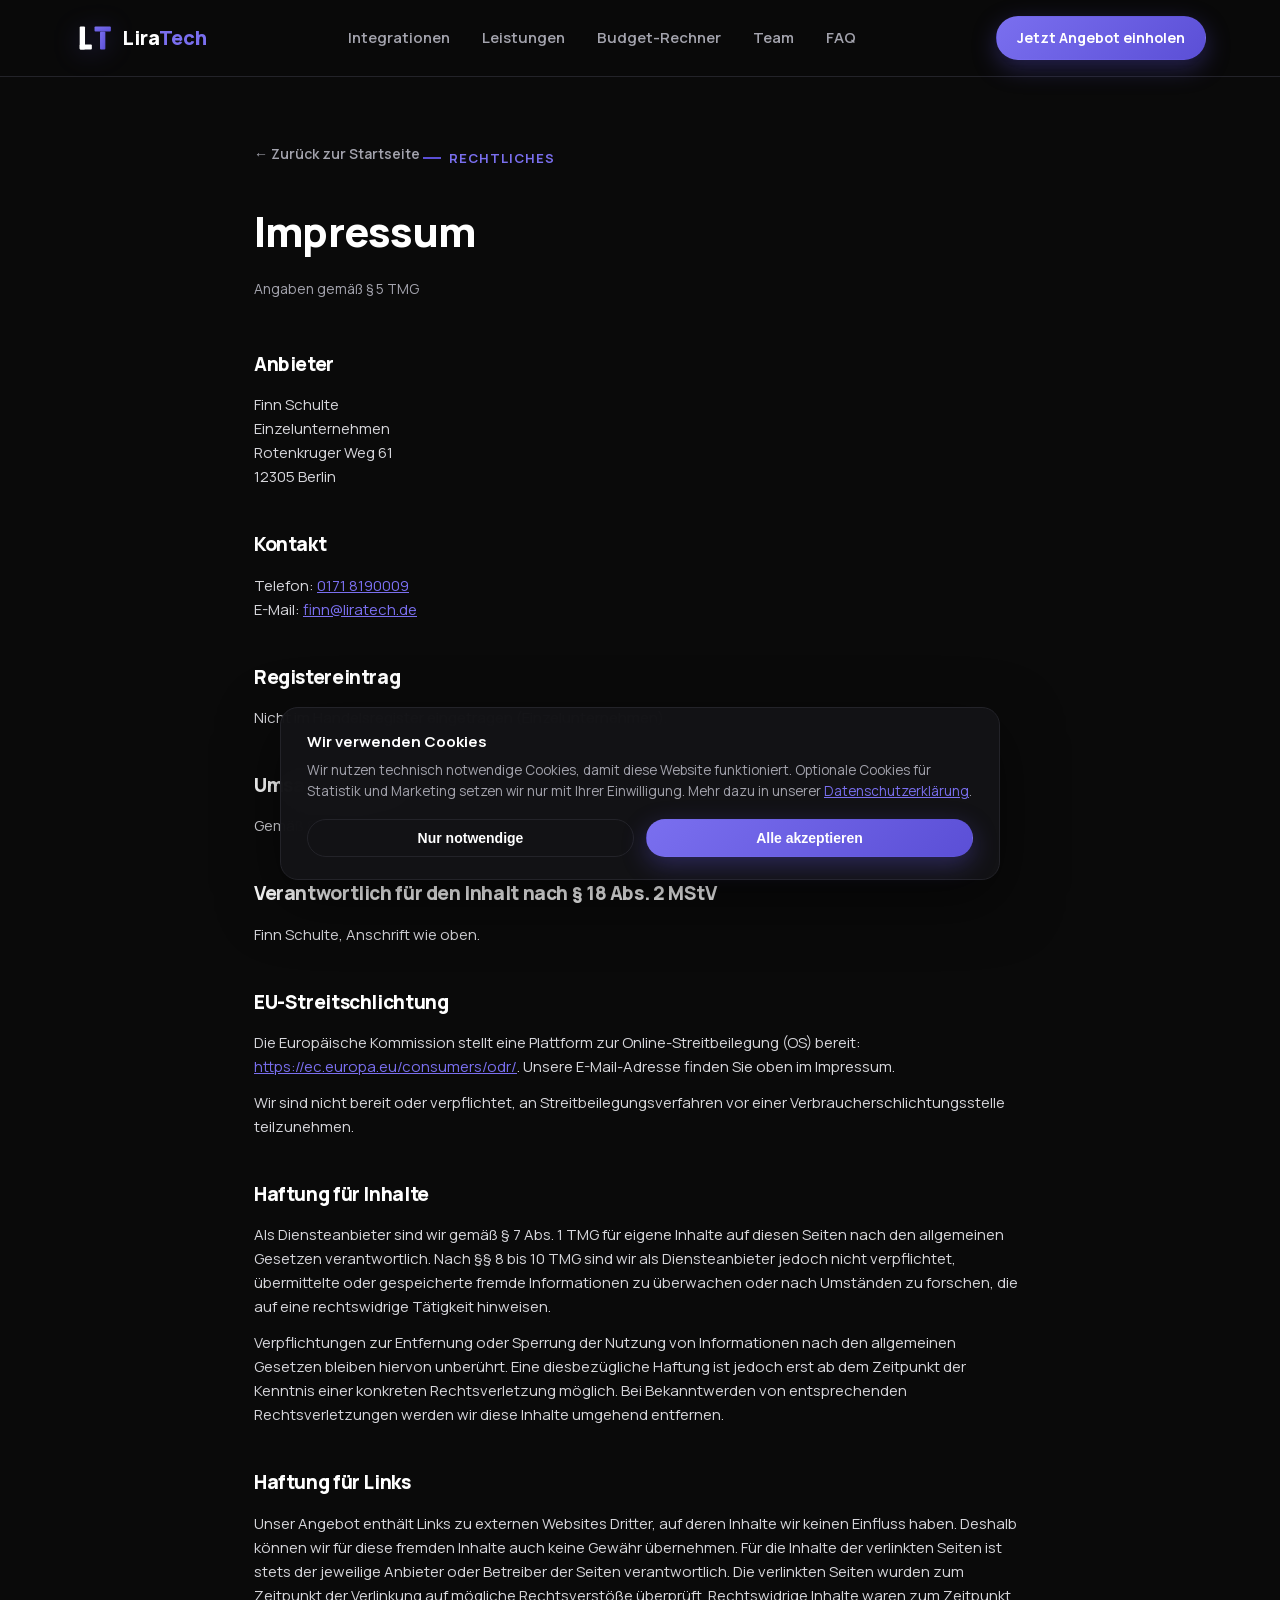
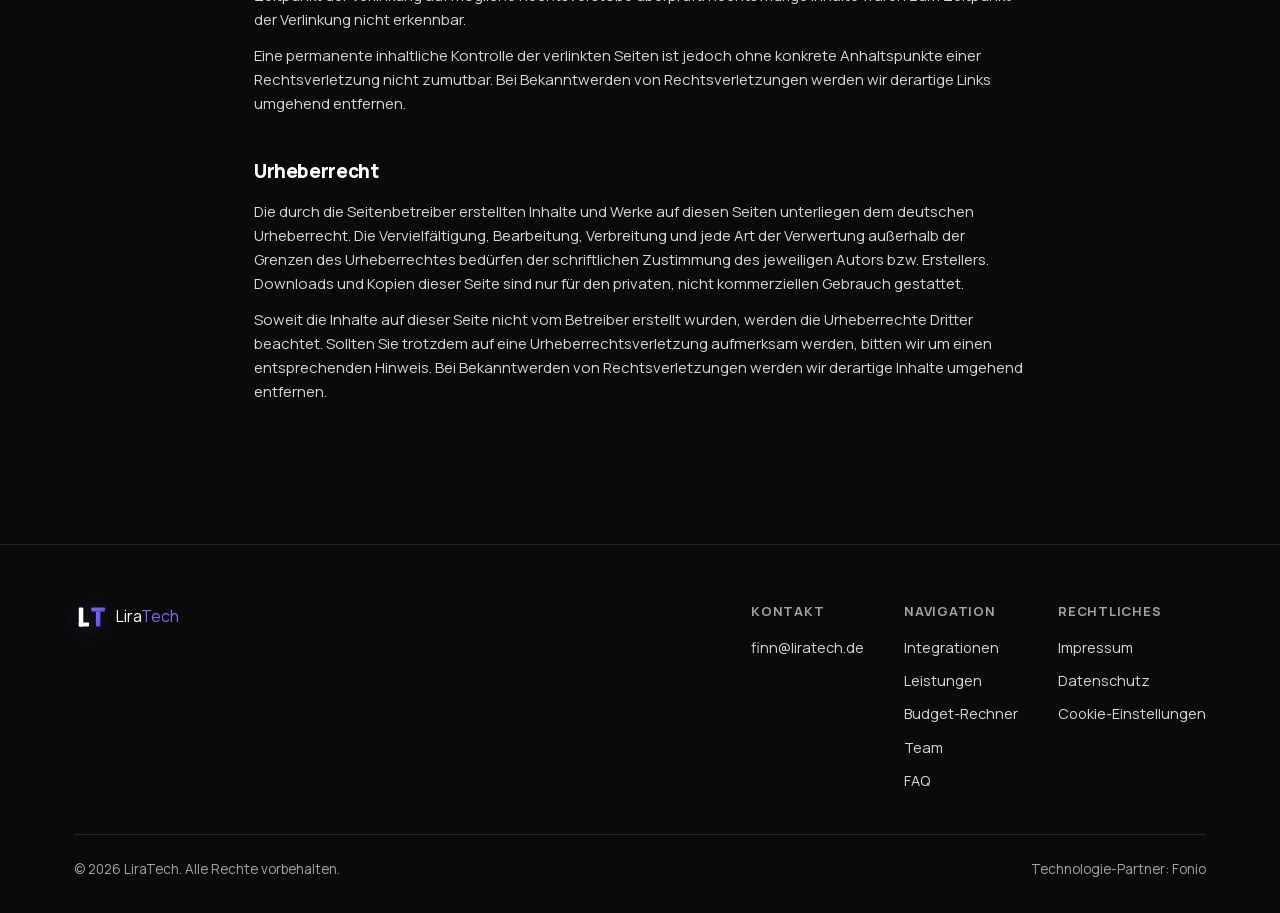
<file: impressum.html>
<!DOCTYPE html>
<html lang="de">
<head>
<meta charset="UTF-8">
<meta name="viewport" content="width=device-width, initial-scale=1.0">
<title>Impressum | LiraTech</title>
<meta name="description" content="Impressum der LiraTech Website gemäß § 5 TMG.">
<meta name="robots" content="noindex">
<link rel="icon" href="assets/logos/liratech-mark.svg" type="image/svg+xml">

<style>
  @font-face{
    font-family: "Manrope";
    src: url("assets/fonts/manrope-variable.woff2") format("woff2-variations"), url("assets/fonts/manrope-variable.woff2") format("woff2");
    font-weight: 400 800;
    font-style: normal;
    font-display: swap;
  }
  :root{
    --bg: #0A0A0A;
    --bg-alt: #0D0D0D;
    --bg-card: #131316;
    --border: #232329;
    --white: #FFFFFF;
    --text-muted: #A3A3AD;
    --indigo: #5B4FD6;
    --indigo-light: #7A6FEF;
    --indigo-glow: rgba(91, 79, 214, 0.35);
    --radius: 16px;
    --max-width: 1180px;
  }

  *,*::before,*::after{ box-sizing: border-box; }
  html{ scroll-behavior: smooth; }

  body{
    margin:0;
    background: var(--bg);
    color: var(--white);
    font-family: "Manrope", "Inter", -apple-system, BlinkMacSystemFont, sans-serif;
    line-height: 1.6;
    -webkit-font-smoothing: antialiased;
    overflow-x: hidden;
  }

  img, svg { max-width: 100%; display:block; }
  a { color: inherit; text-decoration: none; }
  ul { list-style: none; margin:0; padding:0; }

  .wrap{
    max-width: var(--max-width);
    margin: 0 auto;
    padding: 0 24px;
  }

  h1,h2,h3{
    font-weight: 800;
    letter-spacing: -0.02em;
    margin: 0;
  }

  .eyebrow{
    display:inline-flex;
    align-items:center;
    gap:8px;
    font-size: 13px;
    font-weight: 700;
    letter-spacing: 0.08em;
    text-transform: uppercase;
    color: var(--indigo-light);
    margin-bottom: 16px;
  }
  .eyebrow::before{
    content:"";
    width: 18px;
    height: 2px;
    background: var(--indigo);
    display:inline-block;
  }

  /* ---------- Buttons ---------- */
  .btn{
    display:inline-flex;
    align-items:center;
    justify-content:center;
    gap:10px;
    padding: 15px 28px;
    border-radius: 999px;
    font-weight: 700;
    font-size: 16px;
    cursor:pointer;
    border: 1px solid transparent;
    transition: transform .2s ease, box-shadow .2s ease, background .2s ease, border-color .2s ease;
    white-space: nowrap;
  }
  .btn-primary{
    background: linear-gradient(135deg, var(--indigo-light), var(--indigo));
    color: #fff;
    box-shadow: 0 8px 24px var(--indigo-glow);
  }
  .btn-primary:hover{
    transform: translateY(-2px);
    box-shadow: 0 12px 32px var(--indigo-glow);
  }
  .btn-secondary{
    background: transparent;
    color: var(--white);
    border-color: var(--border);
  }
  .btn-secondary:hover{
    border-color: var(--indigo-light);
    color: var(--indigo-light);
  }
  .btn-small{ padding: 10px 20px; font-size: 14px; }

  /* ---------- Header ---------- */
  header{
    position: sticky;
    top: 0;
    z-index: 100;
    background: rgba(10,10,10,0.75);
    backdrop-filter: blur(12px);
    border-bottom: 1px solid var(--border);
  }
  .header-inner{
    display:flex;
    align-items:center;
    justify-content: space-between;
    padding: 16px 24px;
  }
  .logo{
    display:flex;
    align-items:center;
    gap:10px;
    font-weight: 800;
    font-size: 20px;
  }
  .logo-mark{
    width: 38px;
    height: 38px;
    flex-shrink: 0;
    display:block;
    filter: drop-shadow(0 3px 12px var(--indigo-glow));
  }
  .logo-text span{ color: var(--indigo-light); }

  nav.main-nav{
    display:flex;
    align-items:center;
    gap: 32px;
  }
  nav.main-nav a.nav-link{
    font-size: 15px;
    font-weight: 600;
    color: var(--text-muted);
    transition: color .2s ease;
  }
  nav.main-nav a.nav-link:hover{ color: var(--white); }

  .nav-actions{ display:flex; align-items:center; gap: 24px; }

  nav.main-nav .mobile-cta{ display:none; }

  .menu-toggle{
    display:none;
    background:none;
    border:none;
    color:#fff;
    cursor:pointer;
    padding: 8px;
  }
  .menu-toggle svg{ width:26px; height:26px; }

  /* ---------- Legal content ---------- */
  .legal-page{ padding: 64px 0 100px; }
  .legal-page .wrap{ max-width: 820px; }
  .legal-page h1{ font-size: clamp(1.9rem, 3.6vw, 2.6rem); margin-bottom: 8px; }
  .legal-meta{ color: var(--text-muted); font-size: 14px; margin-bottom: 48px; }
  .legal-section{ margin-bottom: 40px; }
  .legal-section h2{ font-size: 19px; margin-bottom: 14px; }
  .legal-section p{ color: #d6d6db; font-size: 15px; margin: 0 0 12px; }
  .legal-section ul{ margin: 0 0 12px; padding-left: 0; }
  .legal-section li{ color: #d6d6db; font-size: 15px; margin-bottom: 6px; padding-left: 18px; position:relative; }
  .legal-section li::before{ content:"—"; position:absolute; left:0; color: var(--indigo-light); }
  .legal-section a{ color: var(--indigo-light); text-decoration: underline; }
  .placeholder{ color: #F0B65C; background: rgba(240,182,92,0.1); border: 1px solid rgba(240,182,92,0.3); padding: 2px 8px; border-radius: 6px; font-size: 14px; }
  .back-link{ display:inline-flex; align-items:center; gap:8px; margin-bottom: 32px; color: var(--text-muted); font-size: 14px; font-weight:600; }
  .back-link:hover{ color: var(--indigo-light); }

  /* ---------- Footer ---------- */
  footer{ padding: 56px 0 32px; border-top: 1px solid var(--border); }
  .footer-top{
    display:flex;
    align-items:flex-start;
    justify-content: space-between;
    gap: 40px;
    flex-wrap:wrap;
    padding-bottom: 32px;
    border-bottom: 1px solid var(--border);
    margin-bottom: 24px;
  }
  .footer-logo{ display:flex; align-items:center; gap:10px; }
  .footer-logo .logo-mark{ width:32px; height:32px; font-size:14px; }
  .footer-links{
    display:flex;
    gap: 40px;
    flex-wrap:wrap;
  }
  .footer-col h4{
    font-size: 13px;
    text-transform: uppercase;
    letter-spacing: 0.06em;
    color: var(--text-muted);
    margin: 0 0 14px;
    font-weight: 700;
  }
  .footer-col a{
    display:block;
    font-size: 14.5px;
    color: #d6d6db;
    margin-bottom: 10px;
    transition: color .2s ease;
  }
  .footer-col a:hover{ color: var(--indigo-light); }
  .footer-bottom{
    display:flex;
    align-items:center;
    justify-content: space-between;
    flex-wrap:wrap;
    gap: 12px;
    font-size: 13.5px;
    color: var(--text-muted);
  }

  /* ---------- Cookie banner ---------- */
  .cookie-banner{
    position: fixed;
    left: 20px; right: 20px; bottom: 20px;
    max-width: 720px;
    margin: 0 auto;
    background: rgba(19,19,22,0.97);
    border: 1px solid var(--border);
    border-radius: 18px;
    padding: 22px 26px;
    box-shadow: 0 20px 60px rgba(0,0,0,0.5);
    backdrop-filter: blur(16px);
    z-index: 200;
    display: none;
  }
  .cookie-banner.visible{ display:block; }
  .cookie-banner-text strong{ display:block; font-size:15px; margin-bottom:6px; }
  .cookie-banner-text p{ font-size:13.5px; color: var(--text-muted); margin:0; }
  .cookie-banner-text a{ color: var(--indigo-light); text-decoration: underline; }
  .cookie-banner-actions{
    display:flex;
    gap:12px;
    margin-top:16px;
    flex-wrap:wrap;
  }
  .cookie-banner-actions .btn{ flex:1; min-width:150px; }

  @media (max-width: 760px){
    nav.main-nav{
      position: fixed;
      top: 70px;
      left: 0; right:0;
      background: var(--bg-alt);
      border-bottom: 1px solid var(--border);
      flex-direction: column;
      align-items: flex-start;
      gap: 0;
      padding: 8px 24px 20px;
      transform: translateY(-130%);
      opacity:0;
      transition: transform .3s ease, opacity .3s ease;
      z-index: 90;
    }
    nav.main-nav.open{ transform: translateY(0); opacity:1; }
    nav.main-nav a.nav-link{ padding: 12px 0; width:100%; border-bottom: 1px solid var(--border); }
    .nav-actions .btn-primary{ display:none; }
    nav.main-nav .mobile-cta{ display:flex; margin-top:16px; width:100%; }
    .menu-toggle{ display:block; }
    .footer-top{ flex-direction: column; }
    .cookie-banner{ left:12px; right:12px; bottom:12px; padding:18px; }
  }
</style>
</head>
<body>

<header>
  <div class="header-inner wrap">
    <a href="index.html" class="logo" aria-label="LiraTech Startseite">
      <svg class="logo-mark" viewBox="0 0 200 200" xmlns="http://www.w3.org/2000/svg" aria-hidden="true">
        <defs>
          <linearGradient id="logoTGradientHeader" x1="0%" y1="0%" x2="100%" y2="100%">
            <stop offset="0%" style="stop-color:var(--indigo-light)"/>
            <stop offset="100%" style="stop-color:var(--indigo)"/>
          </linearGradient>
        </defs>
        <rect x="30" y="40" width="28" height="120" rx="5" fill="#fff"/>
        <rect x="30" y="134" width="64" height="26" rx="5" fill="#fff"/>
        <rect x="108" y="40" width="86" height="26" rx="5" fill="url(#logoTGradientHeader)"/>
        <rect x="137" y="66" width="28" height="94" rx="5" fill="url(#logoTGradientHeader)"/>
      </svg>
      <span class="logo-text">Lira<span>Tech</span></span>
    </a>

    <nav class="main-nav" id="mainNav">
      <a class="nav-link" href="index.html#integrationen">Integrationen</a>
      <a class="nav-link" href="index.html#leistungen">Leistungen</a>
      <a class="nav-link" href="automation-rechner.html">Budget-Rechner</a>
      <a class="nav-link" href="index.html#team">Team</a>
      <a class="nav-link" href="index.html#faq">FAQ</a>
      <a href="#booking-link" class="btn btn-primary btn-small mobile-cta js-booking-link" target="_blank" rel="noopener">Jetzt Angebot einholen</a>
    </nav>

    <div class="nav-actions">
      <a href="#booking-link" class="btn btn-primary btn-small js-booking-link" target="_blank" rel="noopener">Jetzt Angebot einholen</a>
      <button class="menu-toggle" id="menuToggle" aria-label="Menü öffnen" aria-expanded="false">
        <svg id="menuIconOpen" viewBox="0 0 24 24" fill="none" stroke="currentColor" stroke-width="2"><path d="M4 6h16M4 12h16M4 18h16"/></svg>
        <svg id="menuIconClose" viewBox="0 0 24 24" fill="none" stroke="currentColor" stroke-width="2" style="display:none"><path d="M6 6l12 12M18 6L6 18"/></svg>
      </button>
    </div>
  </div>
</header>

<main class="legal-page">
  <div class="wrap">
    <a href="index.html" class="back-link">&larr; Zurück zur Startseite</a>
    <div class="eyebrow">Rechtliches</div>
    <h1>Impressum</h1>
    <p class="legal-meta">Angaben gemäß § 5 TMG</p>

    <div class="legal-section">
      <h2>Anbieter</h2>
      <p>
        Finn Schulte<br>
        Einzelunternehmen<br>
        Rotenkruger Weg 61<br>
        12305 Berlin
      </p>
    </div>

    <div class="legal-section">
      <h2>Kontakt</h2>
      <p>
        Telefon: <a href="tel:+4901718190009">0171 8190009</a><br>
        E-Mail: <a href="mailto:finn@liratech.de" class="js-contact-email">finn@liratech.de</a>
      </p>
    </div>

    <div class="legal-section">
      <h2>Registereintrag</h2>
      <p>Nicht im Handelsregister eingetragen (Einzelunternehmen).</p>
    </div>

    <div class="legal-section">
      <h2>Umsatzsteuer-ID</h2>
      <p>
        Gemäß § 19 UStG wird keine Umsatzsteuer erhoben und ausgewiesen (Kleinunternehmerregelung).
      </p>
    </div>

    <div class="legal-section">
      <h2>Verantwortlich für den Inhalt nach § 18 Abs. 2 MStV</h2>
      <p>Finn Schulte, Anschrift wie oben.</p>
    </div>

    <div class="legal-section">
      <h2>EU-Streitschlichtung</h2>
      <p>Die Europäische Kommission stellt eine Plattform zur Online-Streitbeilegung (OS) bereit: <a href="https://ec.europa.eu/consumers/odr/" target="_blank" rel="noopener">https://ec.europa.eu/consumers/odr/</a>. Unsere E-Mail-Adresse finden Sie oben im Impressum.</p>
      <p>Wir sind nicht bereit oder verpflichtet, an Streitbeilegungsverfahren vor einer Verbraucherschlichtungsstelle teilzunehmen.</p>
    </div>

    <div class="legal-section">
      <h2>Haftung für Inhalte</h2>
      <p>Als Diensteanbieter sind wir gemäß § 7 Abs. 1 TMG für eigene Inhalte auf diesen Seiten nach den allgemeinen Gesetzen verantwortlich. Nach §§ 8 bis 10 TMG sind wir als Diensteanbieter jedoch nicht verpflichtet, übermittelte oder gespeicherte fremde Informationen zu überwachen oder nach Umständen zu forschen, die auf eine rechtswidrige Tätigkeit hinweisen.</p>
      <p>Verpflichtungen zur Entfernung oder Sperrung der Nutzung von Informationen nach den allgemeinen Gesetzen bleiben hiervon unberührt. Eine diesbezügliche Haftung ist jedoch erst ab dem Zeitpunkt der Kenntnis einer konkreten Rechtsverletzung möglich. Bei Bekanntwerden von entsprechenden Rechtsverletzungen werden wir diese Inhalte umgehend entfernen.</p>
    </div>

    <div class="legal-section">
      <h2>Haftung für Links</h2>
      <p>Unser Angebot enthält Links zu externen Websites Dritter, auf deren Inhalte wir keinen Einfluss haben. Deshalb können wir für diese fremden Inhalte auch keine Gewähr übernehmen. Für die Inhalte der verlinkten Seiten ist stets der jeweilige Anbieter oder Betreiber der Seiten verantwortlich. Die verlinkten Seiten wurden zum Zeitpunkt der Verlinkung auf mögliche Rechtsverstöße überprüft. Rechtswidrige Inhalte waren zum Zeitpunkt der Verlinkung nicht erkennbar.</p>
      <p>Eine permanente inhaltliche Kontrolle der verlinkten Seiten ist jedoch ohne konkrete Anhaltspunkte einer Rechtsverletzung nicht zumutbar. Bei Bekanntwerden von Rechtsverletzungen werden wir derartige Links umgehend entfernen.</p>
    </div>

    <div class="legal-section">
      <h2>Urheberrecht</h2>
      <p>Die durch die Seitenbetreiber erstellten Inhalte und Werke auf diesen Seiten unterliegen dem deutschen Urheberrecht. Die Vervielfältigung, Bearbeitung, Verbreitung und jede Art der Verwertung außerhalb der Grenzen des Urheberrechtes bedürfen der schriftlichen Zustimmung des jeweiligen Autors bzw. Erstellers. Downloads und Kopien dieser Seite sind nur für den privaten, nicht kommerziellen Gebrauch gestattet.</p>
      <p>Soweit die Inhalte auf dieser Seite nicht vom Betreiber erstellt wurden, werden die Urheberrechte Dritter beachtet. Sollten Sie trotzdem auf eine Urheberrechtsverletzung aufmerksam werden, bitten wir um einen entsprechenden Hinweis. Bei Bekanntwerden von Rechtsverletzungen werden wir derartige Inhalte umgehend entfernen.</p>
    </div>
  </div>
</main>

<footer>
  <div class="wrap">
    <div class="footer-top">
      <div class="footer-logo">
        <svg class="logo-mark" viewBox="0 0 200 200" xmlns="http://www.w3.org/2000/svg" aria-hidden="true">
          <defs>
            <linearGradient id="logoTGradientFooter" x1="0%" y1="0%" x2="100%" y2="100%">
              <stop offset="0%" style="stop-color:var(--indigo-light)"/>
              <stop offset="100%" style="stop-color:var(--indigo)"/>
            </linearGradient>
          </defs>
          <rect x="30" y="40" width="28" height="120" rx="5" fill="#fff"/>
          <rect x="30" y="134" width="64" height="26" rx="5" fill="#fff"/>
          <rect x="108" y="40" width="86" height="26" rx="5" fill="url(#logoTGradientFooter)"/>
          <rect x="137" y="66" width="28" height="94" rx="5" fill="url(#logoTGradientFooter)"/>
        </svg>
        <span class="logo-text">Lira<span style="color:var(--indigo-light)">Tech</span></span>
      </div>

      <div class="footer-links">
        <div class="footer-col">
          <h4>Kontakt</h4>
          <a href="mailto:finn@liratech.de" class="js-contact-email">finn@liratech.de</a>
        </div>
        <div class="footer-col">
          <h4>Navigation</h4>
          <a href="index.html#integrationen">Integrationen</a>
          <a href="index.html#leistungen">Leistungen</a>
          <a href="automation-rechner.html">Budget-Rechner</a>
          <a href="index.html#team">Team</a>
          <a href="index.html#faq">FAQ</a>
        </div>
        <div class="footer-col">
          <h4>Rechtliches</h4>
          <a href="impressum.html">Impressum</a>
          <a href="datenschutz.html">Datenschutz</a>
          <a href="#" id="cookieSettingsLink">Cookie-Einstellungen</a>
        </div>
      </div>
    </div>

    <div class="footer-bottom">
      <span>&copy; <span id="year"></span> LiraTech. Alle Rechte vorbehalten.</span>
      <span>Technologie-Partner: Fonio</span>
    </div>
  </div>
</footer>

<!-- ================= COOKIE BANNER ================= -->
<div class="cookie-banner" id="cookieBanner" role="dialog" aria-live="polite" aria-label="Cookie-Einstellungen">
  <div class="cookie-banner-text">
    <strong>Wir verwenden Cookies</strong>
    <p>Wir nutzen technisch notwendige Cookies, damit diese Website funktioniert. Optionale Cookies für Statistik und Marketing setzen wir nur mit Ihrer Einwilligung. Mehr dazu in unserer <a href="datenschutz.html">Datenschutzerklärung</a>.</p>
  </div>
  <div class="cookie-banner-actions">
    <button type="button" class="btn btn-secondary btn-small" id="cookieReject">Nur notwendige</button>
    <button type="button" class="btn btn-primary btn-small" id="cookieAccept">Alle akzeptieren</button>
  </div>
</div>

<script>
  // ---- Cookie consent ----
  (function(){
    const STORAGE_KEY = "liratech-cookie-consent";
    const banner = document.getElementById("cookieBanner");
    const acceptBtn = document.getElementById("cookieAccept");
    const rejectBtn = document.getElementById("cookieReject");
    const reopenLink = document.getElementById("cookieSettingsLink");

    function getConsent(){
      try { return JSON.parse(localStorage.getItem(STORAGE_KEY)); } catch(e){ return null; }
    }
    function setConsent(value){
      localStorage.setItem(STORAGE_KEY, JSON.stringify({ value, date: new Date().toISOString() }));
    }
    function showBanner(){ banner?.classList.add("visible"); }
    function hideBanner(){ banner?.classList.remove("visible"); }

    if (banner && !getConsent()) showBanner();

    acceptBtn?.addEventListener("click", () => { setConsent("all"); hideBanner(); });
    rejectBtn?.addEventListener("click", () => { setConsent("necessary"); hideBanner(); });
    reopenLink?.addEventListener("click", (e) => { e.preventDefault(); showBanner(); });

    window.getCookieConsent = getConsent;
  })();

  document.getElementById("year").textContent = new Date().getFullYear();

  // ---- Mobile menu ----
  const menuToggle = document.getElementById("menuToggle");
  const mainNav = document.getElementById("mainNav");
  const iconOpen = document.getElementById("menuIconOpen");
  const iconClose = document.getElementById("menuIconClose");

  menuToggle.addEventListener("click", () => {
    const isOpen = mainNav.classList.toggle("open");
    menuToggle.setAttribute("aria-expanded", isOpen);
    iconOpen.style.display = isOpen ? "none" : "block";
    iconClose.style.display = isOpen ? "block" : "none";
  });

  mainNav.querySelectorAll("a").forEach(link => {
    link.addEventListener("click", () => {
      mainNav.classList.remove("open");
      menuToggle.setAttribute("aria-expanded", "false");
      iconOpen.style.display = "block";
      iconClose.style.display = "none";
    });
  });
</script>
<script type="module">
  import { applySiteConfig } from "./assets/js/site-config.js";
  applySiteConfig(document);
</script>

</body>
</html>
</file>
<file: assets/css/automation-calculator.css>
@font-face {
  font-family: "Manrope";
  src: url("../fonts/manrope-variable.woff2") format("woff2");
  font-weight: 400 800;
  font-style: normal;
  font-display: swap;
}

:root {
  --bg: #0a0a0a;
  --bg-alt: #0d0d0d;
  --bg-card: #131316;
  --bg-card-raised: #17171c;
  --border: #232329;
  --border-light: #34343d;
  --white: #fff;
  --text-muted: #a3a3ad;
  --text-soft: #d2d2d8;
  --indigo: #5b4fd6;
  --indigo-light: #7a6fef;
  --indigo-pale: #bcb5ff;
  --indigo-glow: rgba(91, 79, 214, 0.35);
  --success: #74d3a4;
  --danger: #ff9b9b;
  --radius: 16px;
  --max-width: 1180px;
  --header-height: 71px;
}

*, *::before, *::after { box-sizing: border-box; }
html { scroll-behavior: smooth; scroll-padding-top: calc(var(--header-height) + 24px); }
body {
  margin: 0;
  min-width: 320px;
  background: var(--bg);
  color: var(--white);
  font-family: "Manrope", "Inter", -apple-system, BlinkMacSystemFont, "Segoe UI", sans-serif;
  line-height: 1.6;
  -webkit-font-smoothing: antialiased;
  overflow-x: hidden;
}

button, input, textarea, select { font: inherit; }
button, label, select { -webkit-tap-highlight-color: transparent; }
a { color: inherit; text-decoration: none; }
svg { display: block; max-width: 100%; }
.wrap { width: min(100%, var(--max-width)); margin-inline: auto; padding-inline: 24px; }
.skip-link { position: fixed; top: 8px; left: 8px; z-index: 1000; padding: 10px 16px; border-radius: 8px; background: var(--white); color: var(--bg); transform: translateY(-150%); }
.skip-link:focus { transform: translateY(0); }

h1, h2, h3 { margin: 0; font-weight: 800; letter-spacing: -0.025em; line-height: 1.12; }
p { margin: 0; }
.eyebrow { display: inline-flex; align-items: center; gap: 9px; color: var(--indigo-light); font-size: 12px; font-weight: 800; letter-spacing: .09em; text-transform: uppercase; }
.eyebrow::before { content: ""; width: 18px; height: 2px; border-radius: 2px; background: var(--indigo-light); }

.btn {
  display: inline-flex;
  align-items: center;
  justify-content: center;
  gap: 10px;
  min-height: 52px;
  padding: 13px 25px;
  border: 1px solid transparent;
  border-radius: 999px;
  font-weight: 750;
  font-size: 15px;
  line-height: 1.2;
  color: var(--white);
  cursor: pointer;
  transition: transform .2s ease, border-color .2s ease, background .2s ease, box-shadow .2s ease;
}
.btn:hover { transform: translateY(-2px); }
.btn:active { transform: translateY(0); }
.btn-primary { background: linear-gradient(135deg, var(--indigo-light), var(--indigo)); box-shadow: 0 9px 28px var(--indigo-glow); }
.btn-primary:hover { box-shadow: 0 14px 36px var(--indigo-glow); }
.btn-secondary { border-color: var(--border-light); background: rgba(255,255,255,.025); }
.btn-secondary:hover { border-color: var(--indigo-light); color: var(--indigo-pale); }
.btn-small { min-height: 42px; padding: 10px 20px; font-size: 13px; }
.btn-large { min-height: 58px; padding: 17px 30px; }
.btn-quiet { border: 0; background: transparent; color: var(--text-muted); box-shadow: none; padding-inline: 10px; }
.btn-quiet:hover { color: var(--white); }
.btn:disabled { opacity: .45; cursor: not-allowed; transform: none; }
:where(a, button, input, textarea, select):focus-visible { outline: 3px solid rgba(122,111,239,.5); outline-offset: 3px; }

.site-header { position: sticky; top: 0; z-index: 100; border-bottom: 1px solid var(--border); background: rgba(10,10,10,.82); backdrop-filter: blur(16px); }
.header-inner { min-height: var(--header-height); display: flex; align-items: center; justify-content: space-between; gap: 24px; }
.logo { display: inline-flex; align-items: center; gap: 10px; font-size: 19px; font-weight: 800; }
.logo-mark { width: 37px; height: 37px; flex: 0 0 auto; filter: drop-shadow(0 4px 12px var(--indigo-glow)); }
.logo-text span { color: var(--indigo-light); }
.main-nav { display: flex; align-items: center; gap: 27px; }
.nav-link { position: relative; color: var(--text-muted); font-size: 14px; font-weight: 650; transition: color .2s ease; }
.nav-link:hover, .nav-link.active { color: var(--white); }
.nav-link.active::after { content: ""; position: absolute; left: 0; right: 0; bottom: -10px; height: 2px; border-radius: 2px; background: var(--indigo-light); }
.nav-actions { display: flex; align-items: center; }
.mobile-cta, .menu-toggle { display: none; }
.menu-toggle { width: 44px; height: 44px; padding: 9px; border: 0; border-radius: 10px; background: transparent; color: var(--white); cursor: pointer; }
.menu-close { display: none; }
.menu-toggle[aria-expanded="true"] .menu-open { display: none; }
.menu-toggle[aria-expanded="true"] .menu-close { display: block; }

.calculator-hero { position: relative; isolation: isolate; min-height: 615px; display: grid; place-items: center; overflow: hidden; border-bottom: 1px solid var(--border); }
.calculator-hero::after { content: ""; position: absolute; inset: auto 0 0; height: 180px; z-index: -1; background: linear-gradient(transparent, var(--bg)); }
.hero-grid { position: absolute; inset: 0; z-index: -3; opacity: .48; background-image: radial-gradient(rgba(255,255,255,.09) 1px, transparent 1px); background-size: 28px 28px; mask-image: linear-gradient(to bottom, black, transparent 85%); }
.hero-glow { position: absolute; z-index: -2; border-radius: 999px; filter: blur(95px); opacity: .48; }
.hero-glow-one { width: 520px; height: 420px; left: -180px; top: -120px; background: var(--indigo); }
.hero-glow-two { width: 550px; height: 430px; right: -240px; top: 30px; background: #7665da; }
.calculator-hero-inner { max-width: 880px; padding-block: 104px 96px; text-align: center; }
.calculator-hero .eyebrow { margin-bottom: 20px; }
.calculator-hero h1 { font-size: clamp(2.55rem, 6vw, 5rem); line-height: 1.02; margin-bottom: 24px; }
.calculator-hero h1 span { background: linear-gradient(100deg, var(--indigo-light), #c8c1ff 55%, var(--indigo-light)); background-clip: text; -webkit-background-clip: text; color: transparent; }
.calculator-hero p { max-width: 735px; margin: 0 auto 34px; color: var(--text-soft); font-size: clamp(1rem, 2vw, 1.2rem); }
.trust-line { margin-top: 25px; display: flex; justify-content: center; flex-wrap: wrap; gap: 10px 24px; color: var(--text-muted); font-size: 13px; font-weight: 650; }
.trust-line > span { white-space: nowrap; }
.trust-line i { display: inline-grid; place-items: center; width: 18px; height: 18px; margin-right: 3px; border: 1px solid rgba(116,211,164,.4); border-radius: 50%; color: var(--success); font-style: normal; font-size: 10px; }

.calculator-section { padding: 92px 0 112px; background: var(--bg); }
.calculator-shell { display: grid; grid-template-columns: 270px minmax(0, 1fr); align-items: start; gap: 34px; }
.calculator-context { position: sticky; top: calc(var(--header-height) + 30px); padding: 28px; border: 1px solid var(--border); border-radius: var(--radius); background: linear-gradient(145deg, rgba(19,19,22,.86), rgba(13,13,13,.9)); }
.context-kicker { margin-bottom: 14px; color: var(--indigo-light); font-size: 11px; font-weight: 800; letter-spacing: .08em; text-transform: uppercase; }
.calculator-context h2 { margin-bottom: 14px; font-size: 22px; }
.calculator-context > p { color: var(--text-muted); font-size: 13px; }
.context-stats { display: grid; grid-template-columns: 1fr 1fr; gap: 8px; margin-top: 24px; }
.context-stats div { padding: 13px; border: 1px solid var(--border); border-radius: 12px; background: rgba(255,255,255,.02); }
.context-stats strong, .context-stats span { display: block; }
.context-stats strong { font-size: 22px; line-height: 1.1; }
.context-stats span { margin-top: 4px; color: var(--text-muted); font-size: 11px; }
.privacy-note { display: flex; gap: 8px; margin-top: 20px; padding-top: 18px; border-top: 1px solid var(--border); color: var(--text-muted); font-size: 11px; }
.privacy-note span { color: var(--success); }

.calculator-card { min-width: 0; min-height: 635px; padding: 30px; border: 1px solid var(--border); border-radius: 24px; background: linear-gradient(145deg, rgba(19,19,22,.98), rgba(13,13,16,.98)); box-shadow: 0 30px 80px rgba(0,0,0,.26); }
.progress-region { margin-bottom: 34px; }
.progress-copy { display: flex; justify-content: space-between; gap: 20px; margin-bottom: 9px; color: var(--text-muted); font-size: 12px; font-weight: 700; }
.progress-track { height: 4px; overflow: hidden; border-radius: 999px; background: #29292f; }
.progress-track span { display: block; width: 0; height: 100%; border-radius: inherit; background: linear-gradient(90deg, var(--indigo), var(--indigo-light)); box-shadow: 0 0 16px var(--indigo-light); transition: width .4s ease; }
.step-panel { animation: stepIn .35s ease both; }
@keyframes stepIn { from { opacity: 0; transform: translateY(12px); } to { opacity: 1; transform: translateY(0); } }
.step-kicker { display: block; margin-bottom: 10px; color: var(--indigo-light); font-size: 11px; font-weight: 800; letter-spacing: .08em; text-transform: uppercase; }
.step-title { max-width: 760px; font-size: clamp(1.65rem, 4vw, 2.35rem); }
.step-description { max-width: 720px; margin-top: 11px; color: var(--text-muted); font-size: 14px; }
.field-section { margin-top: 30px; }
.field-section + .field-section { padding-top: 28px; border-top: 1px solid var(--border); }
.field-heading { margin-bottom: 13px; font-size: 13px; font-weight: 750; }
.field-help { margin: -5px 0 14px; color: var(--text-muted); font-size: 12px; }

.choice-grid { display: grid; grid-template-columns: repeat(2, minmax(0, 1fr)); gap: 10px; }
.choice-grid.compact { grid-template-columns: repeat(3, minmax(0, 1fr)); }
.choice { position: relative; min-width: 0; cursor: pointer; }
.choice > input { position: absolute; width: 1px; height: 1px; opacity: 0; pointer-events: none; }
.choice-body { min-height: 65px; height: 100%; display: flex; align-items: center; gap: 12px; padding: 14px 15px; border: 1px solid var(--border); border-radius: 13px; background: rgba(255,255,255,.018); color: var(--text-soft); transition: border-color .18s ease, background .18s ease, transform .18s ease, box-shadow .18s ease; }
.choice:hover .choice-body { border-color: #3c3b47; transform: translateY(-1px); }
.choice input:focus-visible + .choice-body { outline: 3px solid rgba(122,111,239,.45); outline-offset: 2px; }
.choice input:checked + .choice-body { border-color: var(--indigo-light); background: linear-gradient(135deg, rgba(91,79,214,.22), rgba(91,79,214,.09)); box-shadow: inset 0 0 0 1px rgba(122,111,239,.16), 0 8px 24px rgba(0,0,0,.14); color: var(--white); }
.choice-indicator { display: grid; flex: 0 0 22px; width: 22px; height: 22px; place-items: center; border: 1px solid #474750; border-radius: 7px; color: transparent; font-size: 12px; transition: inherit; }
.choice.radio .choice-indicator { border-radius: 50%; }
.choice input:checked + .choice-body .choice-indicator { border-color: var(--indigo-light); background: var(--indigo); color: var(--white); }
.choice.radio input:checked + .choice-body .choice-indicator::before { content: ""; width: 7px; height: 7px; border-radius: 50%; background: var(--white); }
.choice-copy { min-width: 0; }
.choice-copy strong { display: block; font-size: 13px; line-height: 1.35; }
.choice-copy small { display: block; margin-top: 3px; color: var(--text-muted); font-size: 11px; line-height: 1.4; }

.category-block + .category-block { margin-top: 23px; }
.category-label { display: flex; align-items: center; gap: 10px; margin-bottom: 10px; color: var(--text-muted); font-size: 11px; font-weight: 800; letter-spacing: .06em; text-transform: uppercase; }
.category-label::after { content: ""; height: 1px; flex: 1; background: var(--border); }
.system-grid { grid-template-columns: repeat(3, minmax(0, 1fr)); }
.system-grid .choice-body { min-height: 54px; padding: 11px 13px; }
.system-grid .choice-copy strong { font-size: 12px; }

.text-field, .select-field { width: 100%; min-height: 50px; padding: 13px 15px; border: 1px solid var(--border-light); border-radius: 11px; background: #0f0f12; color: var(--white); transition: border-color .2s ease, box-shadow .2s ease; }
textarea.text-field { min-height: 108px; resize: vertical; }
.text-field::placeholder { color: #6f6f78; }
.text-field:focus, .select-field:focus { border-color: var(--indigo-light); outline: 0; box-shadow: 0 0 0 3px rgba(122,111,239,.18); }
.custom-system-row { display: grid; grid-template-columns: 1fr auto; gap: 10px; }
.custom-system-tags { display: flex; flex-wrap: wrap; gap: 8px; margin-top: 12px; }
.system-tag { display: inline-flex; align-items: center; gap: 7px; padding: 7px 11px; border: 1px solid rgba(122,111,239,.28); border-radius: 999px; background: rgba(91,79,214,.12); color: var(--indigo-pale); font-size: 12px; }
.system-tag button { width: 20px; height: 20px; display: grid; place-items: center; padding: 0; border: 0; background: transparent; color: inherit; cursor: pointer; }

.connection-list { display: grid; gap: 12px; }
.connection-card { display: grid; grid-template-columns: minmax(140px, .7fr) minmax(230px, 1.3fr); gap: 18px; align-items: center; padding: 18px; border: 1px solid var(--border); border-radius: 14px; background: rgba(255,255,255,.018); }
.connection-system { display: flex; align-items: center; gap: 12px; min-width: 0; }
.connection-monogram { display: grid; place-items: center; width: 38px; height: 38px; flex: 0 0 auto; border: 1px solid rgba(122,111,239,.32); border-radius: 10px; background: rgba(91,79,214,.12); color: var(--indigo-pale); font-size: 13px; font-weight: 800; }
.connection-system strong { overflow-wrap: anywhere; font-size: 13px; }
.connection-detail { margin-top: 6px; color: var(--text-muted); font-size: 11px; }

.rpa-notice, .info-note { display: flex; align-items: flex-start; gap: 12px; margin-top: 22px; padding: 15px 17px; border: 1px solid rgba(122,111,239,.25); border-radius: 12px; background: rgba(91,79,214,.09); color: var(--text-soft); font-size: 12px; }
.rpa-notice span, .info-note span { color: var(--indigo-light); font-size: 17px; line-height: 1; }
.error-message { display: none; margin-top: 18px; padding: 12px 14px; border: 1px solid rgba(255,155,155,.34); border-radius: 10px; background: rgba(255,100,100,.08); color: #ffc1c1; font-size: 12px; }
.error-message.visible { display: block; }
.step-actions { display: flex; justify-content: space-between; align-items: center; gap: 14px; margin-top: 34px; padding-top: 24px; border-top: 1px solid var(--border); }
.step-actions-right { display: flex; gap: 10px; margin-left: auto; }

.result-panel { animation: resultIn .55s cubic-bezier(.2,.8,.2,1) both; }
@keyframes resultIn { from { opacity: 0; transform: translateY(18px) scale(.985); } to { opacity: 1; transform: none; } }
.result-head { display: flex; justify-content: space-between; gap: 20px; align-items: flex-start; margin-bottom: 23px; }
.result-head .step-title { max-width: 570px; }
.complexity-badge { flex: 0 0 auto; padding: 8px 12px; border: 1px solid rgba(122,111,239,.35); border-radius: 999px; background: rgba(91,79,214,.12); color: var(--indigo-pale); font-size: 11px; font-weight: 750; }
.result-primary-grid { display: grid; grid-template-columns: 1.15fr .85fr; gap: 12px; }
.result-budget, .result-care { position: relative; overflow: hidden; min-height: 195px; padding: 24px; border: 1px solid var(--border); border-radius: 17px; background: #101013; }
.result-budget::before { content: ""; position: absolute; width: 210px; height: 160px; right: -80px; top: -70px; border-radius: 50%; background: var(--indigo-glow); filter: blur(55px); }
.result-label { position: relative; color: var(--text-muted); font-size: 11px; font-weight: 750; letter-spacing: .06em; text-transform: uppercase; }
.budget-value { position: relative; margin-top: 16px; font-size: clamp(2rem, 5vw, 3.25rem); line-height: 1; letter-spacing: -.05em; }
.budget-caption { position: relative; margin-top: 14px; color: var(--text-muted); font-size: 12px; }
.care-value { margin-top: 16px; font-size: clamp(1.45rem, 3vw, 2rem); }
.care-price { margin-top: 8px; color: var(--indigo-pale); font-size: 15px; font-weight: 750; }
.care-reason { margin-top: 14px; color: var(--text-muted); font-size: 11px; }

.discovery-card { margin-top: 12px; padding: 19px 20px; border: 1px solid rgba(122,111,239,.34); border-radius: 15px; background: linear-gradient(135deg, rgba(91,79,214,.16), rgba(91,79,214,.06)); }
.discovery-card h3 { display: flex; align-items: center; gap: 9px; font-size: 16px; }
.discovery-card p { margin-top: 7px; color: var(--text-soft); font-size: 12px; }
.discovery-price { display: inline-block; margin-top: 9px; color: var(--indigo-pale); font-size: 12px; font-weight: 750; }

.result-section { margin-top: 27px; }
.result-section-title { margin-bottom: 13px; font-size: 15px; }
.module-grid { display: grid; grid-template-columns: repeat(3, minmax(0, 1fr)); gap: 8px; }
.module-card { min-height: 70px; display: flex; align-items: center; gap: 10px; padding: 13px; border: 1px solid var(--border); border-radius: 12px; background: rgba(255,255,255,.018); font-size: 11px; font-weight: 700; }
.module-card span { display: grid; width: 23px; height: 23px; flex: 0 0 auto; place-items: center; border-radius: 7px; background: rgba(91,79,214,.16); color: var(--indigo-pale); }
.price-breakdown { padding: 23px; border: 1px solid var(--border); border-radius: 17px; background: rgba(255,255,255,.014); }
.breakdown-heading { display: flex; justify-content: space-between; align-items: flex-start; gap: 20px; margin-bottom: 18px; }
.breakdown-heading .result-section-title { margin-bottom: 6px; }
.breakdown-heading p { max-width: 620px; color: var(--text-muted); font-size: 11px; }
.breakdown-heading > span { flex: 0 0 auto; padding: 6px 10px; border: 1px solid rgba(122,111,239,.3); border-radius: 999px; color: var(--indigo-pale); font-size: 10px; font-weight: 750; }
.breakdown-table-wrap { overflow-x: auto; border: 1px solid var(--border); border-radius: 13px; }
.breakdown-table { width: 100%; border-collapse: collapse; font-size: 12px; }
.breakdown-table th, .breakdown-table td { padding: 12px 14px; border-bottom: 1px solid var(--border); text-align: left; vertical-align: top; }
.breakdown-table thead th { background: rgba(255,255,255,.025); color: var(--text-muted); font-size: 9px; letter-spacing: .07em; text-transform: uppercase; }
.breakdown-table th:last-child, .breakdown-table td:last-child { width: 170px; text-align: right; white-space: nowrap; font-variant-numeric: tabular-nums; }
.breakdown-table tbody td:last-child { color: var(--text-soft); font-weight: 700; }
.breakdown-table tbody tr:last-child td { border-bottom: 1px solid var(--border); }
.breakdown-table tfoot th, .breakdown-table tfoot td { border-bottom: 0; background: rgba(91,79,214,.08); color: var(--white); font-weight: 800; }
.breakdown-table small { display: block; margin-top: 2px; color: var(--text-muted); font-size: 9px; font-weight: 500; }
.breakdown-item-name { color: var(--text-soft); font-weight: 700; }
.calculation-stack { margin-top: 12px; overflow: hidden; border: 1px solid var(--border); border-radius: 13px; }
.calculation-row { display: flex; justify-content: space-between; align-items: center; gap: 18px; padding: 13px 14px; border-bottom: 1px solid var(--border); }
.calculation-row:last-child { border-bottom: 0; }
.calculation-row span, .calculation-row small { display: block; }
.calculation-row span { color: var(--text-soft); font-size: 11px; font-weight: 700; }
.calculation-row small { margin-top: 2px; color: var(--text-muted); font-size: 9px; }
.calculation-row strong { flex: 0 0 auto; color: var(--text-soft); font-size: 11px; font-variant-numeric: tabular-nums; text-align: right; }
.calculated-range { background: rgba(255,255,255,.018); }
.public-range { background: linear-gradient(135deg, rgba(91,79,214,.2), rgba(91,79,214,.08)); }
.public-range span, .public-range strong { color: var(--white); }
.public-range strong { font-size: 15px; }
.breakdown-note { margin-top: 11px; color: var(--text-muted); font-size: 9px; }
.summary-list { display: grid; grid-template-columns: repeat(2, minmax(0, 1fr)); gap: 1px 18px; padding: 4px 18px; border: 1px solid var(--border); border-radius: 14px; background: rgba(255,255,255,.015); }
.summary-row { min-width: 0; padding: 13px 0; border-bottom: 1px solid var(--border); }
.summary-row:nth-last-child(-n+2) { border-bottom: 0; }
.summary-row dt { margin: 0 0 3px; color: var(--text-muted); font-size: 10px; font-weight: 700; text-transform: uppercase; }
.summary-row dd { margin: 0; overflow-wrap: anywhere; color: var(--text-soft); font-size: 12px; }
.hosting-card { display: grid; grid-template-columns: 1fr auto; gap: 18px; padding: 18px; border: 1px solid var(--border); border-radius: 14px; background: rgba(255,255,255,.018); }
.hosting-card h3 { margin-bottom: 6px; font-size: 14px; }
.hosting-card p { color: var(--text-muted); font-size: 11px; }
.hosting-price { text-align: right; color: var(--indigo-pale); font-size: 12px; font-weight: 750; white-space: nowrap; }
.price-explanation { padding: 18px; border-left: 2px solid var(--indigo); background: rgba(255,255,255,.014); }
.price-explanation h3 { margin-bottom: 7px; font-size: 14px; }
.price-explanation p { color: var(--text-muted); font-size: 11px; }
.price-explanation p + p { margin-top: 7px; }
.result-cta { margin-top: 28px; padding: 26px; border: 1px solid rgba(122,111,239,.28); border-radius: 17px; background: linear-gradient(140deg, rgba(91,79,214,.16), rgba(13,13,16,.9)); text-align: center; }
.result-cta h3 { font-size: 20px; }
.result-cta > p { max-width: 550px; margin: 8px auto 18px; color: var(--text-muted); font-size: 12px; }
.result-cta-actions { display: flex; justify-content: center; flex-wrap: wrap; gap: 10px; }
.result-footer-actions { display: flex; justify-content: space-between; flex-wrap: wrap; gap: 10px; margin-top: 19px; }

.explanation-section { padding: 100px 0; border-top: 1px solid var(--border); background: var(--bg-alt); }
.explanation-grid { display: grid; grid-template-columns: .9fr 1.1fr; gap: 80px; }
.explanation-grid h2 { margin-top: 15px; font-size: clamp(1.8rem, 3.6vw, 2.7rem); }
.explanation-points { display: grid; gap: 8px; }
.explanation-points article { display: flex; gap: 17px; padding: 18px; border: 1px solid var(--border); border-radius: 14px; background: var(--bg-card); }
.explanation-points article > span { color: var(--indigo-light); font-size: 11px; font-weight: 800; }
.explanation-points h3 { margin-bottom: 5px; font-size: 15px; }
.explanation-points p { color: var(--text-muted); font-size: 12px; }

footer { padding: 56px 0 30px; border-top: 1px solid var(--border); }
.footer-top { display: flex; align-items: flex-start; justify-content: space-between; gap: 40px; padding-bottom: 32px; border-bottom: 1px solid var(--border); }
.footer-logo .logo-mark { width: 32px; height: 32px; }
.footer-links { display: flex; flex-wrap: wrap; gap: 50px; }
.footer-col h3 { margin-bottom: 12px; color: var(--text-muted); font-size: 11px; letter-spacing: .07em; text-transform: uppercase; }
.footer-col a { display: block; margin-bottom: 7px; color: var(--text-soft); font-size: 13px; }
.footer-col a:hover { color: var(--indigo-light); }
.footer-bottom { display: flex; justify-content: space-between; gap: 12px; padding-top: 22px; color: var(--text-muted); font-size: 12px; }

.cookie-banner { position: fixed; z-index: 300; left: 18px; right: 18px; bottom: 18px; max-width: 740px; display: none; align-items: center; gap: 20px; margin-inline: auto; padding: 19px 21px; border: 1px solid var(--border-light); border-radius: 16px; background: rgba(19,19,22,.98); box-shadow: 0 25px 70px rgba(0,0,0,.52); backdrop-filter: blur(16px); }
.cookie-banner.visible { display: flex; }
.cookie-banner strong { display: block; margin-bottom: 3px; font-size: 13px; }
.cookie-banner p { color: var(--text-muted); font-size: 11px; }
.cookie-banner p a { color: var(--indigo-light); text-decoration: underline; }
.cookie-actions { display: flex; flex: 0 0 auto; gap: 8px; }

@media (max-width: 1040px) {
  .desktop-cta { display: none; }
  .calculator-shell { grid-template-columns: 220px minmax(0, 1fr); gap: 22px; }
  .calculator-context { padding: 22px; }
  .calculator-context h2 { font-size: 19px; }
  .system-grid { grid-template-columns: repeat(2, minmax(0, 1fr)); }
}

@media (max-width: 820px) {
  :root { --header-height: 67px; }
  .menu-toggle { display: block; }
  .main-nav { position: fixed; inset: var(--header-height) 0 auto; z-index: 99; display: flex; flex-direction: column; align-items: stretch; gap: 0; padding: 8px 22px 20px; border-bottom: 1px solid var(--border); background: rgba(13,13,13,.98); transform: translateY(-130%); opacity: 0; pointer-events: none; transition: transform .25s ease, opacity .25s ease; }
  .main-nav.open { transform: translateY(0); opacity: 1; pointer-events: auto; }
  .nav-link { padding: 13px 0; border-bottom: 1px solid var(--border); }
  .nav-link.active::after { display: none; }
  .mobile-cta { display: inline-flex; margin-top: 15px; }
  .calculator-hero { min-height: 560px; }
  .calculator-hero-inner { padding-block: 78px 75px; }
  .calculator-shell { grid-template-columns: 1fr; }
  .calculator-context { position: static; display: grid; grid-template-columns: 1fr auto; gap: 8px 20px; align-items: end; }
  .calculator-context h2 { max-width: 400px; }
  .calculator-context > p, .privacy-note { display: none; }
  .context-kicker { grid-column: 1 / -1; margin: 0; }
  .context-stats { grid-column: 2; grid-row: 2; min-width: 170px; margin: 0; }
  .calculator-card { min-height: 600px; }
  .result-primary-grid { grid-template-columns: 1fr; }
  .explanation-grid { grid-template-columns: 1fr; gap: 40px; }
}

@media (max-width: 620px) {
  .wrap { padding-inline: 16px; }
  .logo { font-size: 17px; }
  .logo-mark { width: 34px; height: 34px; }
  .calculator-hero { min-height: 530px; }
  .calculator-hero-inner { padding-block: 70px; }
  .calculator-hero h1 { font-size: clamp(2.1rem, 9.2vw, 2.7rem); }
  .calculator-hero p { font-size: 15px; }
  .btn-large { width: 100%; }
  .trust-line { gap: 8px 14px; font-size: 12px; }
  .calculator-section { padding: 54px 0 72px; }
  .calculator-context { display: block; padding: 18px; }
  .calculator-context h2 { font-size: 17px; }
  .context-stats { margin-top: 15px; }
  .calculator-card { min-height: auto; padding: 20px 15px; border-radius: 18px; }
  .progress-region { margin-bottom: 28px; }
  .choice-grid, .choice-grid.compact, .system-grid { grid-template-columns: 1fr; }
  .choice-body { min-height: 58px; }
  .connection-card { grid-template-columns: 1fr; gap: 12px; padding: 15px; }
  .custom-system-row { grid-template-columns: 1fr; }
  .custom-system-row .btn { width: 100%; }
  .step-actions { align-items: stretch; }
  .step-actions .btn { flex: 1; padding-inline: 15px; }
  .result-head { display: block; }
  .complexity-badge { display: inline-block; margin-top: 12px; }
  .result-budget, .result-care { min-height: 175px; padding: 20px; }
  .module-grid { grid-template-columns: 1fr 1fr; }
  .price-breakdown { padding: 18px 13px; }
  .breakdown-heading { display: block; }
  .breakdown-heading > span { display: inline-block; margin-top: 11px; }
  .breakdown-table th, .breakdown-table td { padding: 11px 10px; }
  .breakdown-table th:last-child, .breakdown-table td:last-child { width: 125px; }
  .calculation-row { align-items: flex-start; padding: 12px 10px; }
  .calculation-row strong { max-width: 145px; white-space: normal; }
  .summary-list { grid-template-columns: 1fr; }
  .summary-row:nth-last-child(2) { border-bottom: 1px solid var(--border); }
  .hosting-card { grid-template-columns: 1fr; }
  .hosting-price { text-align: left; }
  .result-cta { padding: 22px 16px; }
  .result-cta-actions .btn { width: 100%; }
  .explanation-section { padding: 70px 0; }
  .footer-top { flex-direction: column; }
  .footer-links { width: 100%; gap: 30px; }
  .footer-bottom { flex-direction: column; }
  .cookie-banner.visible { display: block; left: 10px; right: 10px; bottom: 10px; }
  .cookie-actions { margin-top: 13px; }
  .cookie-actions .btn { flex: 1; min-width: 0; padding-inline: 12px; }
}

@media (max-width: 390px) {
  .module-grid { grid-template-columns: 1fr; }
  .step-actions { flex-wrap: wrap; }
  .step-actions-right { width: 100%; }
  .step-actions-right .btn { width: 100%; }
}

@media (prefers-reduced-motion: reduce) {
  *, *::before, *::after { scroll-behavior: auto !important; animation-duration: .01ms !important; animation-iteration-count: 1 !important; transition-duration: .01ms !important; }
}

@media print {
  @page { margin: 16mm; }
  body { background: #fff; color: #111; }
  .site-header, .calculator-hero, .calculator-context, .progress-region, .explanation-section, footer, .cookie-banner, .step-actions, .result-cta, .result-footer-actions { display: none !important; }
  .calculator-section { padding: 0; }
  .calculator-shell { display: block; width: 100%; padding: 0; }
  .calculator-card { min-height: 0; padding: 0; border: 0; box-shadow: none; background: #fff; }
  .result-panel, .result-budget, .result-care, .discovery-card, .module-card, .summary-list, .hosting-card, .price-explanation { color: #111; border-color: #ccc; background: #fff; box-shadow: none; }
  .result-label, .budget-caption, .care-reason, .summary-row dt, .summary-row dd, .hosting-card p, .price-explanation p { color: #444; }
  .complexity-badge, .care-price, .hosting-price { color: #3f349f; }
  .module-grid { grid-template-columns: repeat(3, 1fr); }
  .result-panel::before { content: "LiraTech Automation Budget Calculator"; display: block; margin-bottom: 22px; color: #3f349f; font-size: 13px; font-weight: 800; }
}
</file>
